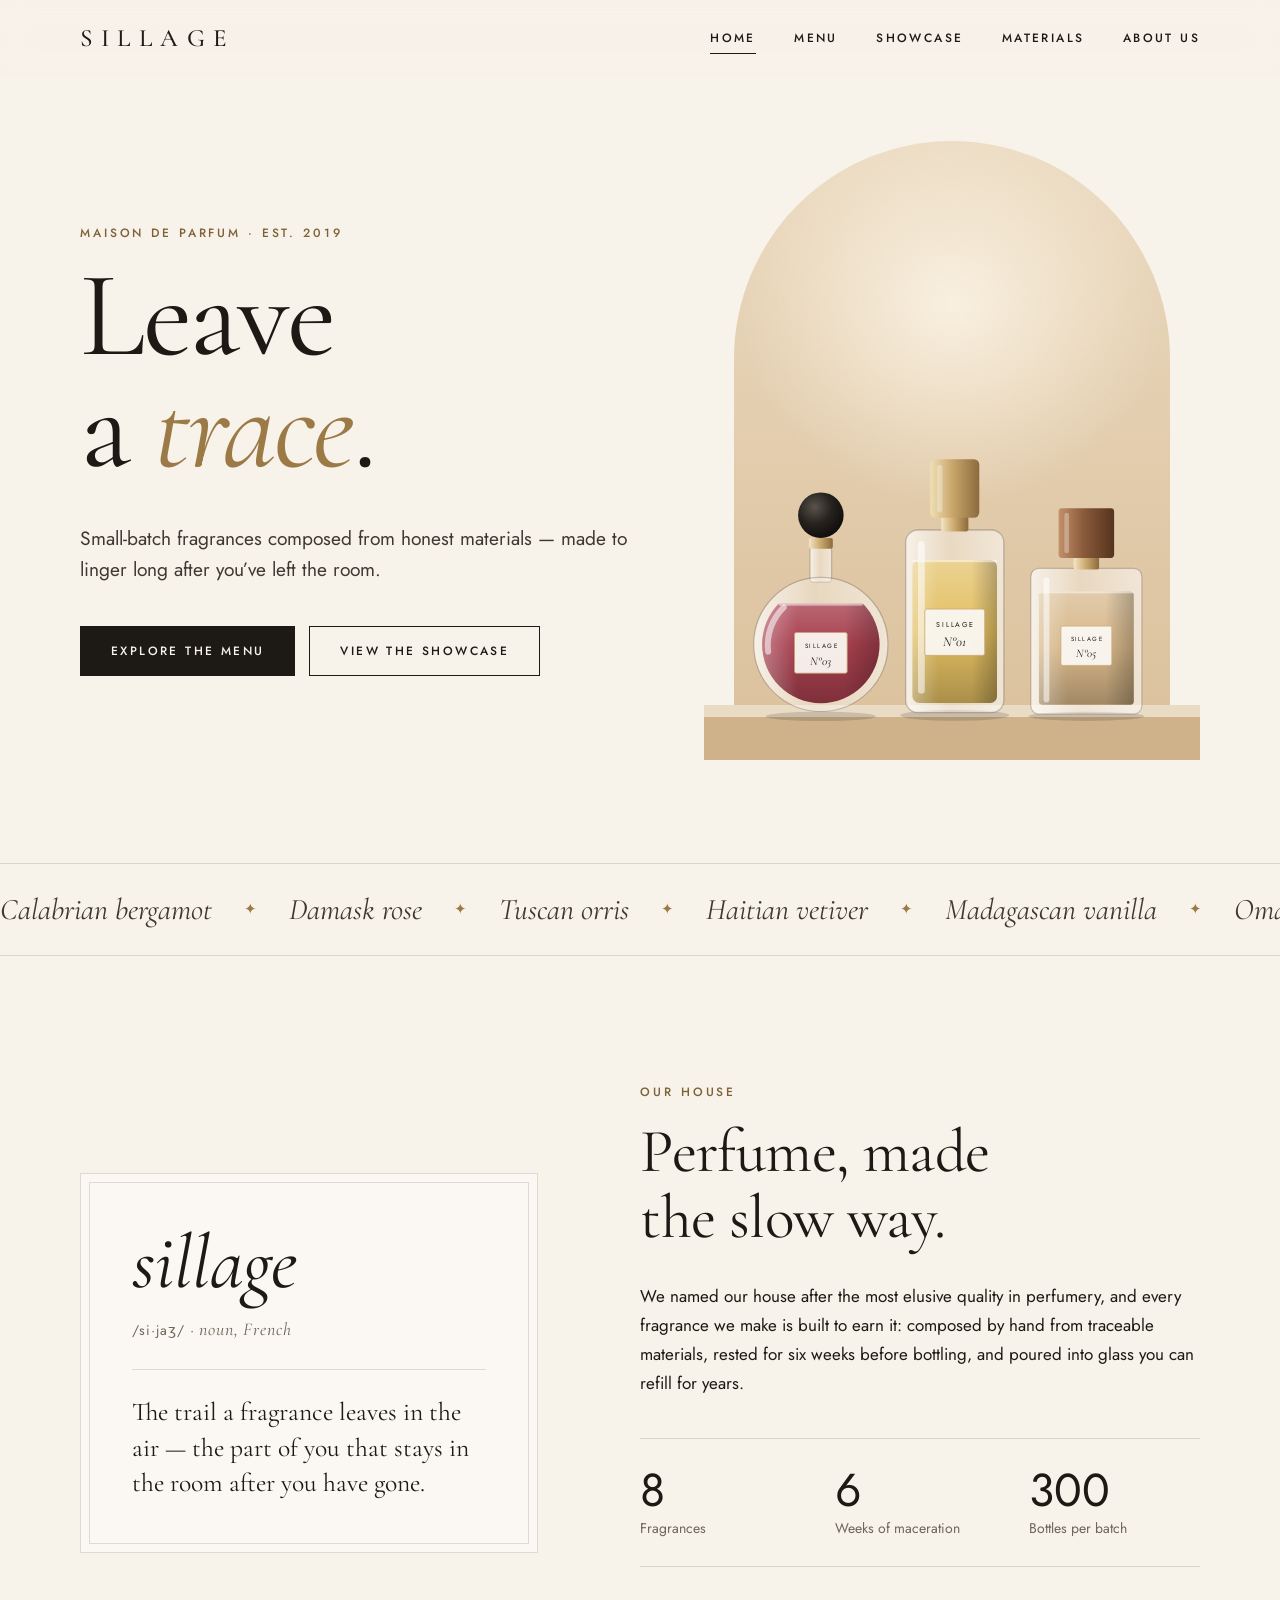
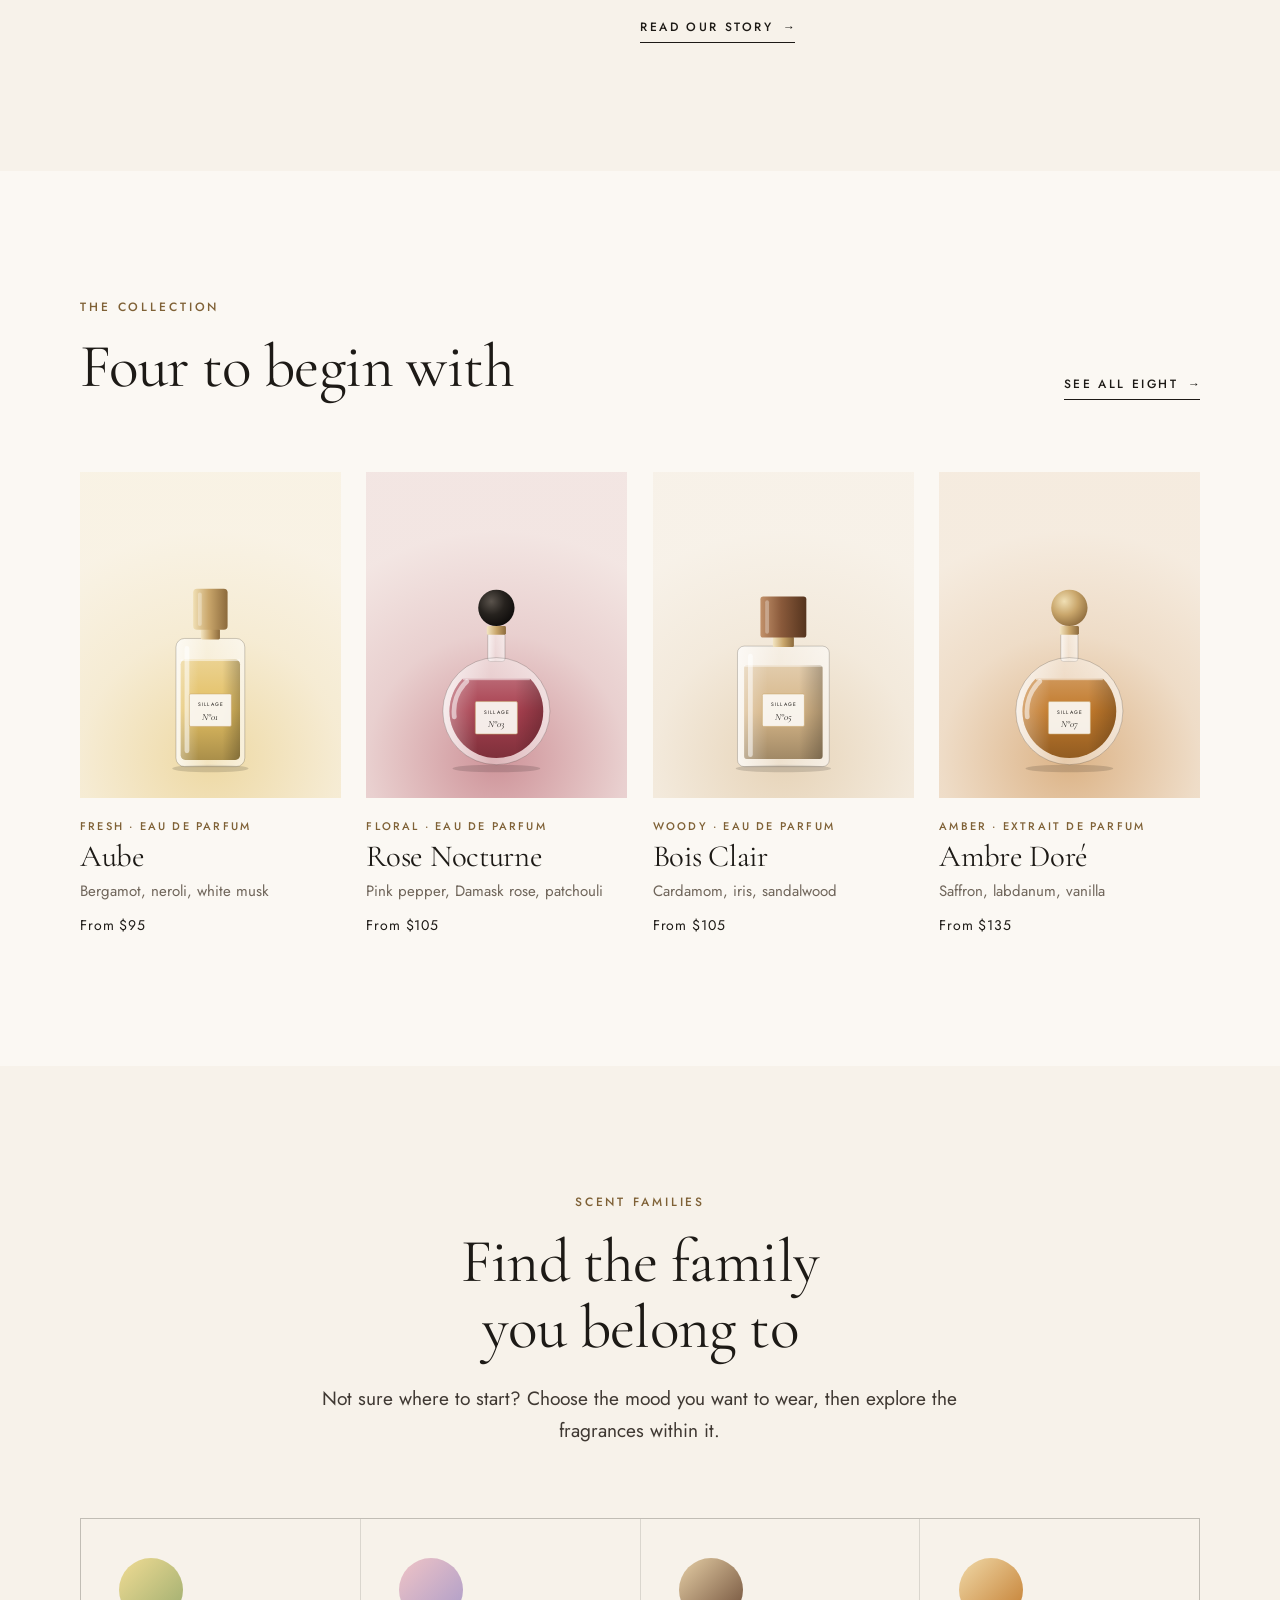
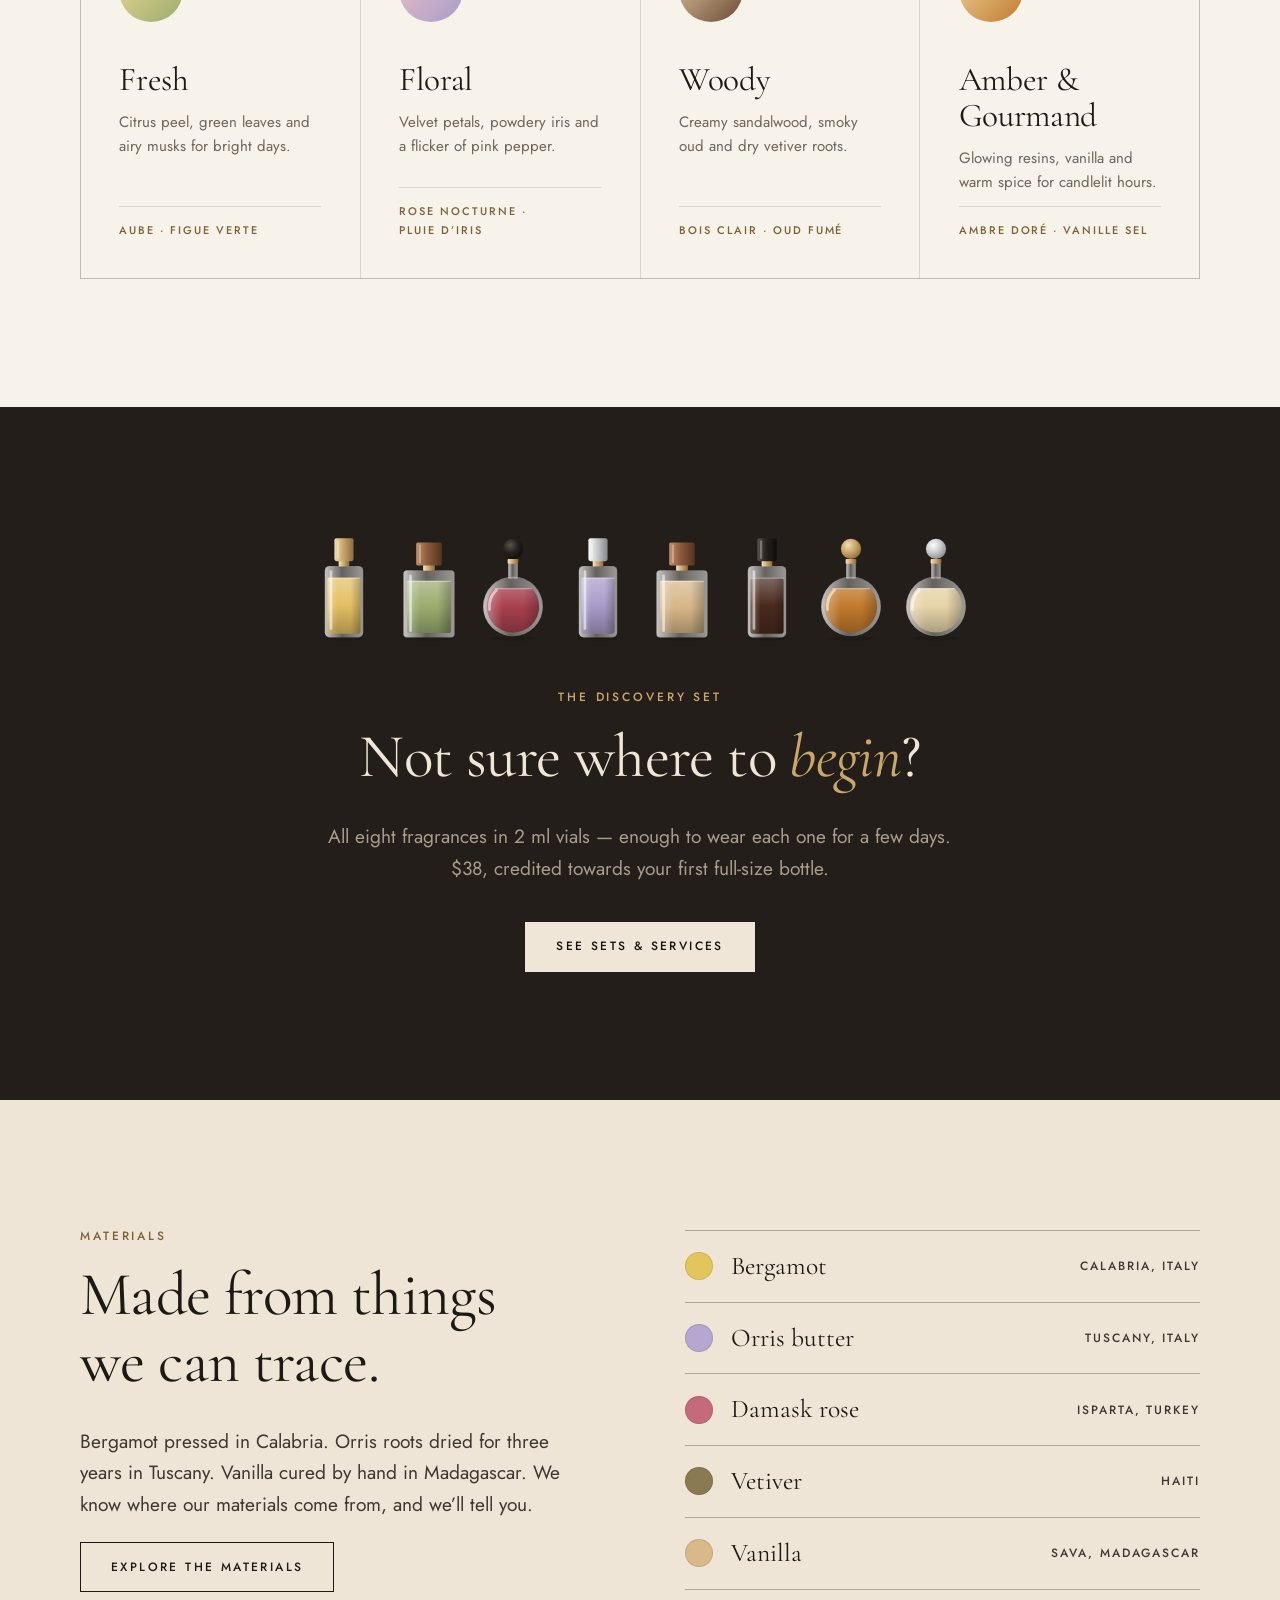
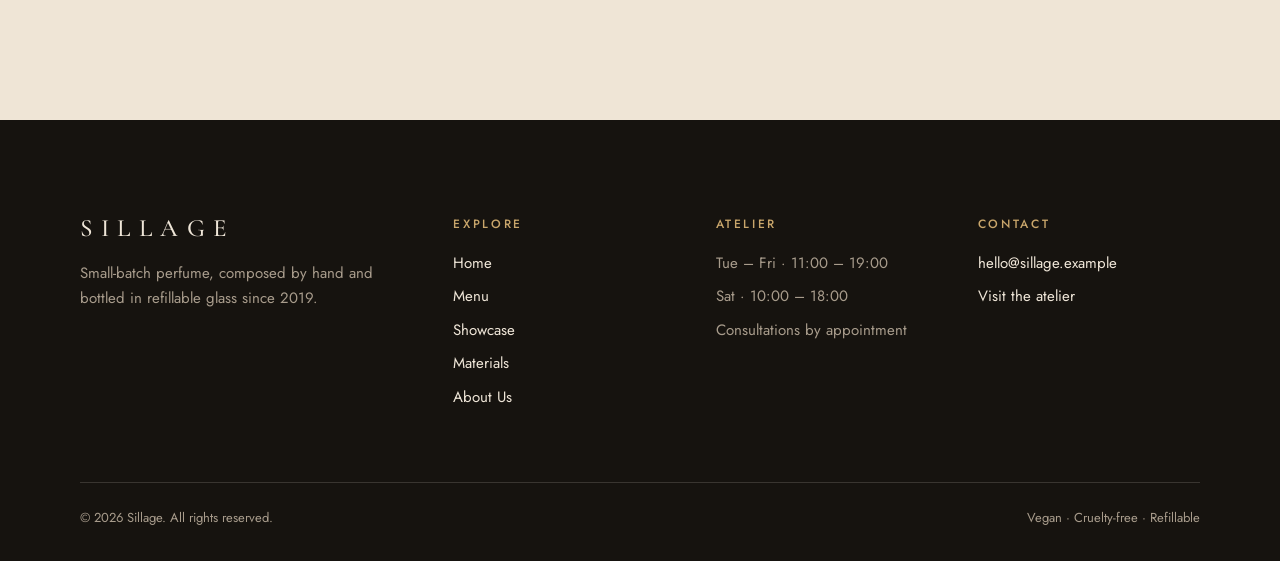
<file: index.html>
<!doctype html>
<html lang="en">
<head>
  <meta charset="utf-8">
  <meta name="viewport" content="width=device-width, initial-scale=1">
  <title>Sillage — Maison de Parfum</title>
  <meta name="description" content="Sillage is an independent perfume house making small-batch fragrances from traceable materials, bottled in refillable glass.">
  <meta name="theme-color" content="#f7f2ea">
  <link rel="icon" href="assets/favicon.svg" type="image/svg+xml">
  <link rel="preconnect" href="https://fonts.googleapis.com">
  <link rel="preconnect" href="https://fonts.gstatic.com" crossorigin>
  <link rel="stylesheet" href="https://fonts.googleapis.com/css2?family=Cormorant+Garamond:ital,wght@0,400;0,500;0,600;1,400;1,500&family=Jost:wght@400;500&display=swap">
  <link rel="stylesheet" href="css/style.css">
  <script>document.documentElement.classList.add("js");</script>
  <script src="js/main.js" defer></script>
</head>
<body>
  <a class="skip-link" href="#main">Skip to content</a>

  <header class="site-header">
    <div class="container site-header__inner">
      <a class="brand" href="index.html">Sillage</a>
      <button class="nav-toggle" type="button" aria-expanded="false" aria-controls="site-nav" aria-label="Open navigation">
        <span class="nav-toggle__bar"></span>
        <span class="nav-toggle__bar"></span>
      </button>
      <nav class="nav" id="site-nav" aria-label="Main">
        <ul class="nav__list">
          <li><a class="nav__link" href="index.html" aria-current="page">Home</a></li>
          <li><a class="nav__link" href="menu.html">Menu</a></li>
          <li><a class="nav__link" href="showcase.html">Showcase</a></li>
          <li><a class="nav__link" href="materials.html">Materials</a></li>
          <li><a class="nav__link" href="about.html">About Us</a></li>
        </ul>
      </nav>
    </div>
  </header>

  <main id="main">
    <!-- Hero -->
    <section class="hero">
      <div class="container hero__inner">
        <div class="hero__copy">
          <p class="eyebrow">Maison de parfum · Est. 2019</p>
          <h1 class="hero__title">Leave a <em>trace</em>.</h1>
          <p class="lead">Small-batch fragrances composed from honest materials — made to linger long after you’ve left the room.</p>
          <div class="hero__actions">
            <a class="btn btn--solid" href="menu.html">Explore the menu</a>
            <a class="btn btn--ghost" href="showcase.html">View the showcase</a>
          </div>
        </div>

        <div class="hero__visual" aria-hidden="true">
          <div class="hero__arch"></div>
          <div class="hero__plinth"></div>
          <div class="hero__bottle hero__bottle--left" data-bottle="round" data-liquid="#a8404f" data-cap="black" data-label="N°03"></div>
          <div class="hero__bottle hero__bottle--center" data-bottle="tall" data-liquid="#e3bf62" data-cap="gold" data-label="N°01"></div>
          <div class="hero__bottle hero__bottle--right" data-bottle="square" data-liquid="#d6b688" data-cap="wood" data-label="N°05"></div>
        </div>
      </div>
    </section>

    <!-- Materials ticker -->
    <div class="marquee">
      <div class="marquee__track">
        <ul class="marquee__group">
          <li>Calabrian bergamot</li>
          <li>Damask rose</li>
          <li>Tuscan orris</li>
          <li>Haitian vetiver</li>
          <li>Madagascan vanilla</li>
          <li>Omani frankincense</li>
          <li>Australian sandalwood</li>
          <li>Tunisian neroli</li>
        </ul>
        <ul class="marquee__group" aria-hidden="true">
          <li>Calabrian bergamot</li>
          <li>Damask rose</li>
          <li>Tuscan orris</li>
          <li>Haitian vetiver</li>
          <li>Madagascan vanilla</li>
          <li>Omani frankincense</li>
          <li>Australian sandalwood</li>
          <li>Tunisian neroli</li>
        </ul>
      </div>
    </div>

    <!-- Introduction -->
    <section class="section">
      <div class="container intro__inner">
        <div class="definition" data-reveal>
          <p class="definition__word"><dfn>sillage</dfn></p>
          <p class="definition__meta">/si·jaʒ/ · <em>noun, French</em></p>
          <p class="definition__text">The trail a fragrance leaves in the air — the part of you that stays in the room after you have gone.</p>
        </div>

        <div data-reveal>
          <p class="eyebrow">Our house</p>
          <h2>Perfume, made the slow way.</h2>
          <p>We named our house after the most elusive quality in perfumery, and every fragrance we make is built to earn it: composed by hand from traceable materials, rested for six weeks before bottling, and poured into glass you can refill for years.</p>
          <dl class="stats">
            <div><dt>Fragrances</dt><dd>8</dd></div>
            <div><dt>Weeks of maceration</dt><dd>6</dd></div>
            <div><dt>Bottles per batch</dt><dd>300</dd></div>
          </dl>
          <a class="link-arrow" href="about.html">Read our story</a>
        </div>
      </div>
    </section>

    <!-- Featured fragrances -->
    <section class="section section--paper">
      <div class="container">
        <div class="section-head section-head--split">
          <div>
            <p class="eyebrow">The collection</p>
            <h2>Four to begin with</h2>
          </div>
          <a class="link-arrow" href="showcase.html">See all eight</a>
        </div>

        <div class="product-grid">
          <a class="product-card" href="showcase.html#aube" style="--tint: #e3bf62" data-reveal>
            <div class="product-card__stage">
              <div class="product-card__bottle" data-bottle="tall" data-liquid="#e3bf62" data-cap="gold" data-label="N°01"></div>
            </div>
            <div class="product-card__body">
              <p class="product-card__meta">Fresh · Eau de Parfum</p>
              <h3 class="product-card__name">Aube</h3>
              <p class="product-card__notes">Bergamot, neroli, white musk</p>
              <p class="product-card__price">From $95</p>
            </div>
          </a>

          <a class="product-card" href="showcase.html#rose-nocturne" style="--tint: #a8404f" data-reveal>
            <div class="product-card__stage">
              <div class="product-card__bottle" data-bottle="round" data-liquid="#a8404f" data-cap="black" data-label="N°03"></div>
            </div>
            <div class="product-card__body">
              <p class="product-card__meta">Floral · Eau de Parfum</p>
              <h3 class="product-card__name">Rose Nocturne</h3>
              <p class="product-card__notes">Pink pepper, Damask rose, patchouli</p>
              <p class="product-card__price">From $105</p>
            </div>
          </a>

          <a class="product-card" href="showcase.html#bois-clair" style="--tint: #d6b688" data-reveal>
            <div class="product-card__stage">
              <div class="product-card__bottle" data-bottle="square" data-liquid="#d6b688" data-cap="wood" data-label="N°05"></div>
            </div>
            <div class="product-card__body">
              <p class="product-card__meta">Woody · Eau de Parfum</p>
              <h3 class="product-card__name">Bois Clair</h3>
              <p class="product-card__notes">Cardamom, iris, sandalwood</p>
              <p class="product-card__price">From $105</p>
            </div>
          </a>

          <a class="product-card" href="showcase.html#ambre-dore" style="--tint: #c27a2c" data-reveal>
            <div class="product-card__stage">
              <div class="product-card__bottle" data-bottle="round" data-liquid="#c27a2c" data-cap="gold" data-label="N°07"></div>
            </div>
            <div class="product-card__body">
              <p class="product-card__meta">Amber · Extrait de Parfum</p>
              <h3 class="product-card__name">Ambre Doré</h3>
              <p class="product-card__notes">Saffron, labdanum, vanilla</p>
              <p class="product-card__price">From $135</p>
            </div>
          </a>
        </div>
      </div>
    </section>

    <!-- Scent families -->
    <section class="section">
      <div class="container">
        <div class="section-head section-head--center">
          <p class="eyebrow">Scent families</p>
          <h2>Find the family you belong to</h2>
          <p class="lead">Not sure where to start? Choose the mood you want to wear, then explore the fragrances within it.</p>
        </div>

        <div class="family-grid">
          <a class="family-tile" href="menu.html#fresh" style="--from: #f1dc94; --to: #9aab6e" data-reveal>
            <span class="family-tile__swatch" aria-hidden="true"></span>
            <h3 class="family-tile__name">Fresh</h3>
            <p class="family-tile__desc">Citrus peel, green leaves and airy musks for bright days.</p>
            <p class="family-tile__list">Aube · Figue Verte</p>
          </a>
          <a class="family-tile" href="menu.html#floral" style="--from: #f0c4c6; --to: #a99bc9" data-reveal>
            <span class="family-tile__swatch" aria-hidden="true"></span>
            <h3 class="family-tile__name">Floral</h3>
            <p class="family-tile__desc">Velvet petals, powdery iris and a flicker of pink pepper.</p>
            <p class="family-tile__list">Rose Nocturne · Pluie d’Iris</p>
          </a>
          <a class="family-tile" href="menu.html#woody" style="--from: #e6cfa6; --to: #6b4a35" data-reveal>
            <span class="family-tile__swatch" aria-hidden="true"></span>
            <h3 class="family-tile__name">Woody</h3>
            <p class="family-tile__desc">Creamy sandalwood, smoky oud and dry vetiver roots.</p>
            <p class="family-tile__list">Bois Clair · Oud Fumé</p>
          </a>
          <a class="family-tile" href="menu.html#amber" style="--from: #f0d9a8; --to: #c27a2c" data-reveal>
            <span class="family-tile__swatch" aria-hidden="true"></span>
            <h3 class="family-tile__name">Amber &amp; Gourmand</h3>
            <p class="family-tile__desc">Glowing resins, vanilla and warm spice for candlelit hours.</p>
            <p class="family-tile__list">Ambre Doré · Vanille Sel</p>
          </a>
        </div>
      </div>
    </section>

    <!-- Discovery set -->
    <section class="section cta">
      <div class="container cta__inner">
        <div class="vial-row" aria-hidden="true" data-reveal>
          <div data-bottle="tall" data-liquid="#e3bf62" data-cap="gold"></div>
          <div data-bottle="square" data-liquid="#9aab6e" data-cap="wood"></div>
          <div data-bottle="round" data-liquid="#a8404f" data-cap="black"></div>
          <div data-bottle="tall" data-liquid="#a99bc9" data-cap="silver"></div>
          <div data-bottle="square" data-liquid="#d6b688" data-cap="wood"></div>
          <div data-bottle="tall" data-liquid="#4a2a1e" data-cap="black"></div>
          <div data-bottle="round" data-liquid="#c27a2c" data-cap="gold"></div>
          <div data-bottle="round" data-liquid="#e6d3a8" data-cap="silver"></div>
        </div>
        <div data-reveal>
          <p class="eyebrow">The discovery set</p>
          <h2>Not sure where to <em>begin</em>?</h2>
          <p class="lead">All eight fragrances in 2 ml vials — enough to wear each one for a few days. $38, credited towards your first full-size bottle.</p>
          <a class="btn btn--light" href="menu.html#services">See sets &amp; services</a>
        </div>
      </div>
    </section>

    <!-- Materials teaser -->
    <section class="section section--sand">
      <div class="container split">
        <div data-reveal>
          <p class="eyebrow">Materials</p>
          <h2>Made from things we can trace.</h2>
          <p class="lead">Bergamot pressed in Calabria. Orris roots dried for three years in Tuscany. Vanilla cured by hand in Madagascar. We know where our materials come from, and we’ll tell you.</p>
          <a class="btn btn--ghost" href="materials.html">Explore the materials</a>
        </div>

        <ul class="origin-list" data-reveal>
          <li style="--swatch: #e3c65b"><span class="origin-list__swatch" aria-hidden="true"></span><span class="origin-list__name">Bergamot</span><span class="origin-list__place">Calabria, Italy</span></li>
          <li style="--swatch: #b5a7cf"><span class="origin-list__swatch" aria-hidden="true"></span><span class="origin-list__name">Orris butter</span><span class="origin-list__place">Tuscany, Italy</span></li>
          <li style="--swatch: #c56a7b"><span class="origin-list__swatch" aria-hidden="true"></span><span class="origin-list__name">Damask rose</span><span class="origin-list__place">Isparta, Turkey</span></li>
          <li style="--swatch: #8a7a52"><span class="origin-list__swatch" aria-hidden="true"></span><span class="origin-list__name">Vetiver</span><span class="origin-list__place">Haiti</span></li>
          <li style="--swatch: #d9b98a"><span class="origin-list__swatch" aria-hidden="true"></span><span class="origin-list__name">Vanilla</span><span class="origin-list__place">SAVA, Madagascar</span></li>
        </ul>
      </div>
    </section>
  </main>

  <footer class="site-footer">
    <div class="container">
      <div class="footer__grid">
        <div class="footer__brand">
          <a class="brand" href="index.html">Sillage</a>
          <p>Small-batch perfume, composed by hand and bottled in refillable glass since 2019.</p>
        </div>
        <div>
          <h2 class="footer__title">Explore</h2>
          <ul class="footer__list">
            <li><a href="index.html">Home</a></li>
            <li><a href="menu.html">Menu</a></li>
            <li><a href="showcase.html">Showcase</a></li>
            <li><a href="materials.html">Materials</a></li>
            <li><a href="about.html">About Us</a></li>
          </ul>
        </div>
        <div>
          <h2 class="footer__title">Atelier</h2>
          <ul class="footer__list">
            <li>Tue – Fri · 11:00 – 19:00</li>
            <li>Sat · 10:00 – 18:00</li>
            <li>Consultations by appointment</li>
          </ul>
        </div>
        <div>
          <h2 class="footer__title">Contact</h2>
          <ul class="footer__list">
            <li><a href="mailto:hello@sillage.example">hello@sillage.example</a></li>
            <li><a href="about.html#visit">Visit the atelier</a></li>
          </ul>
        </div>
      </div>
      <div class="footer__bottom">
        <p>© <span data-year>2026</span> Sillage. All rights reserved.</p>
        <p>Vegan · Cruelty-free · Refillable</p>
      </div>
    </div>
  </footer>
</body>
</html>
</file>
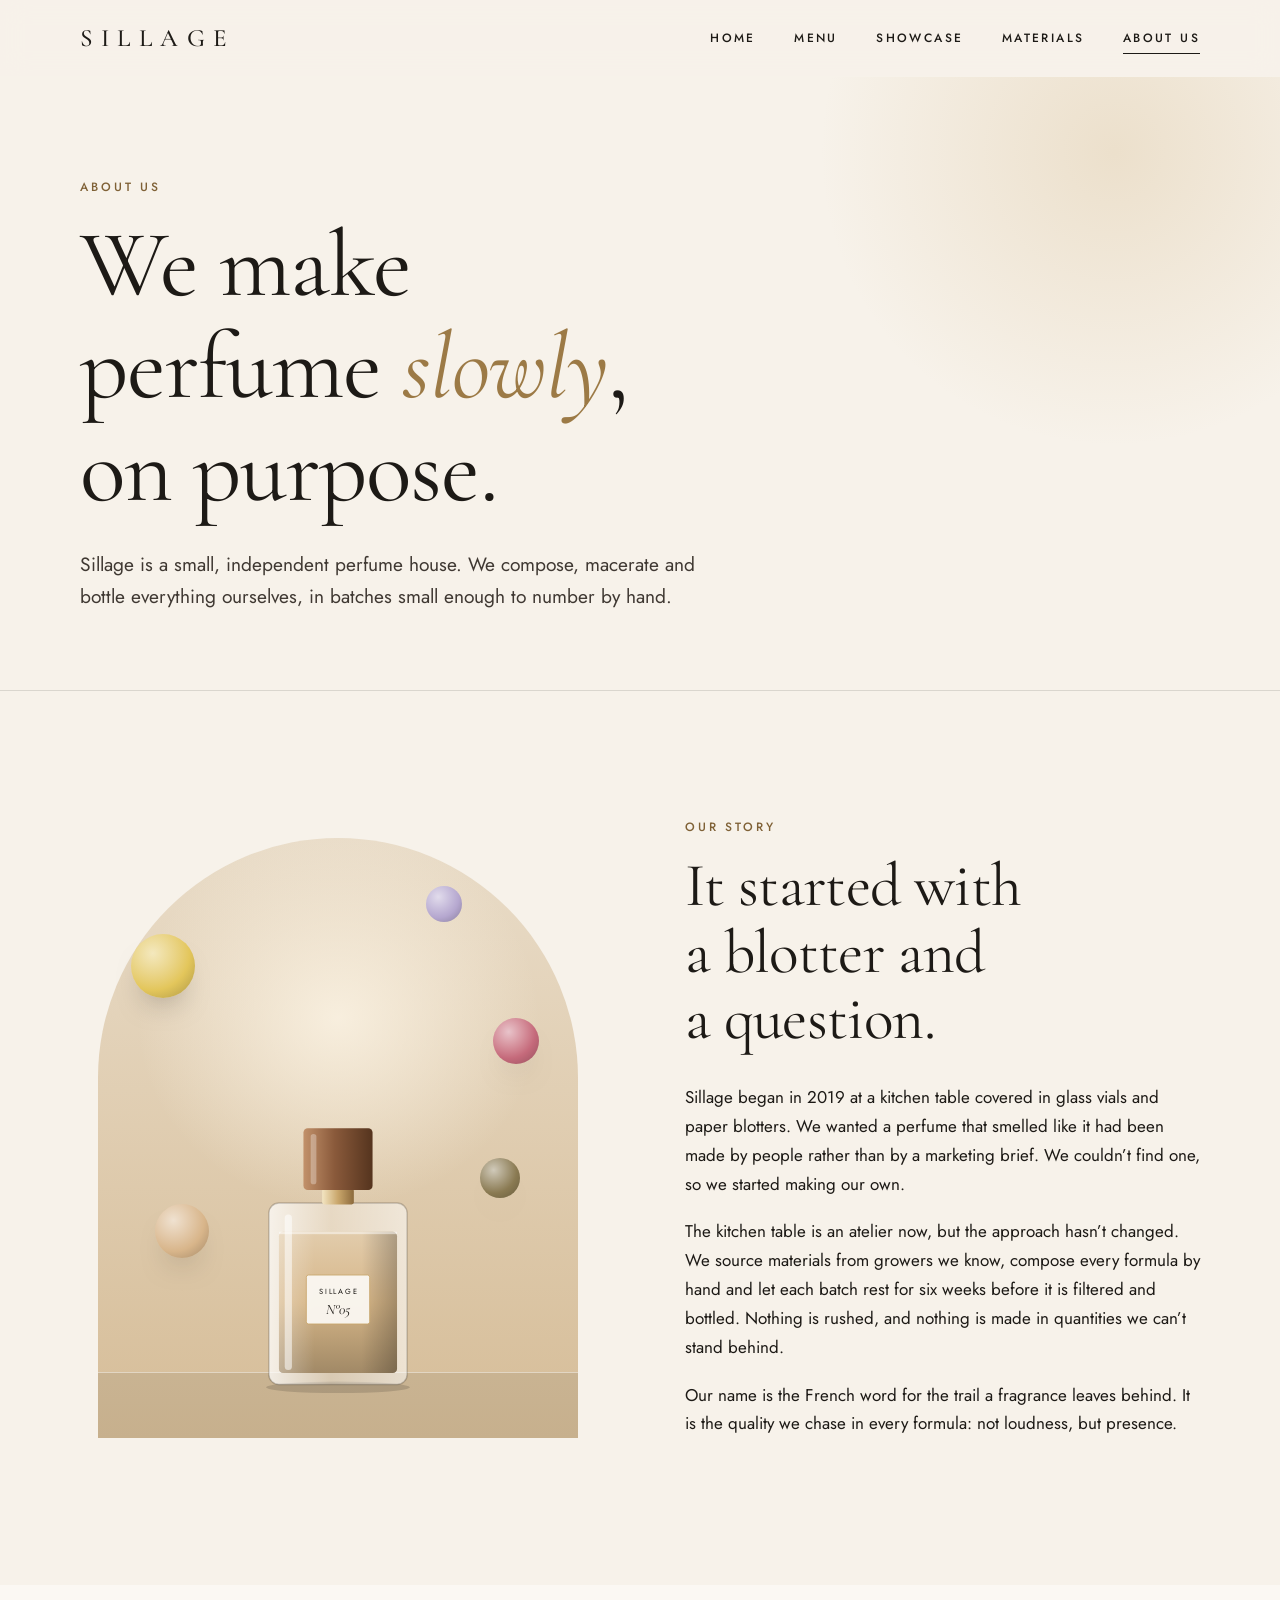
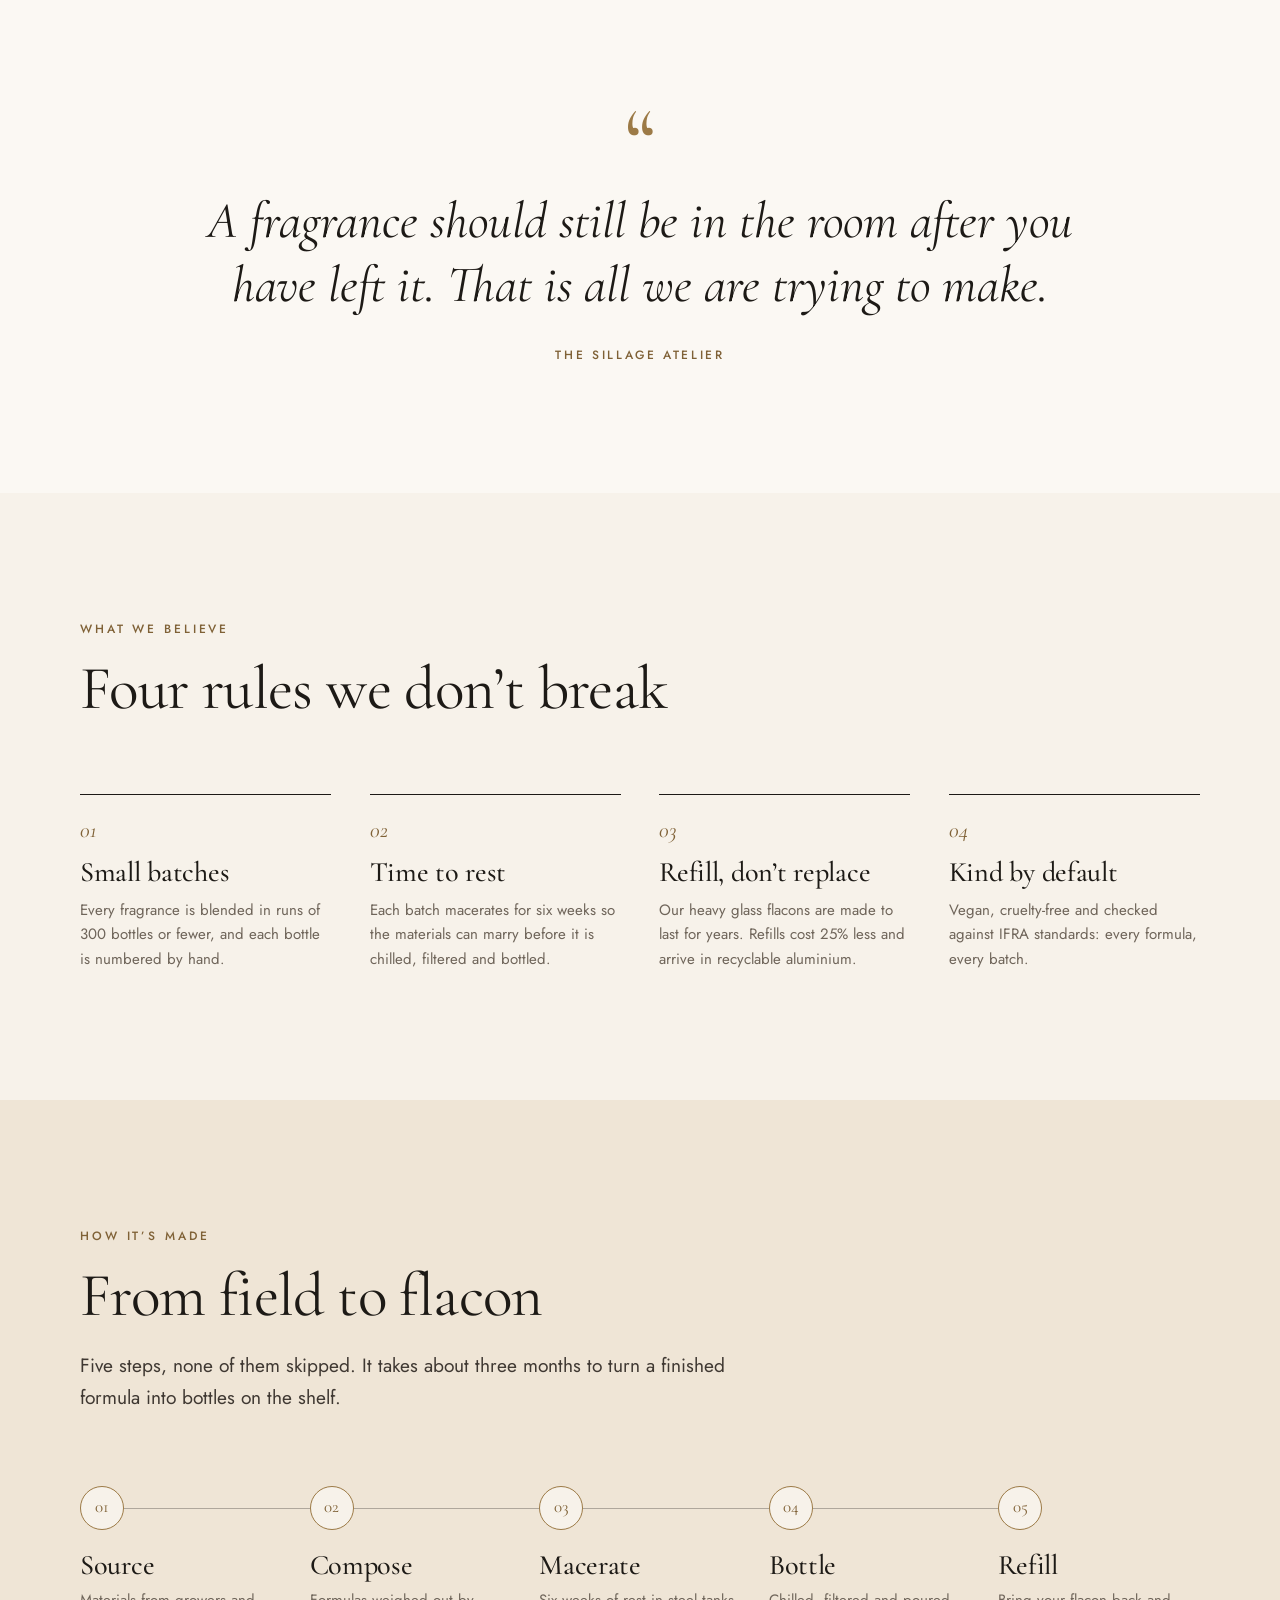
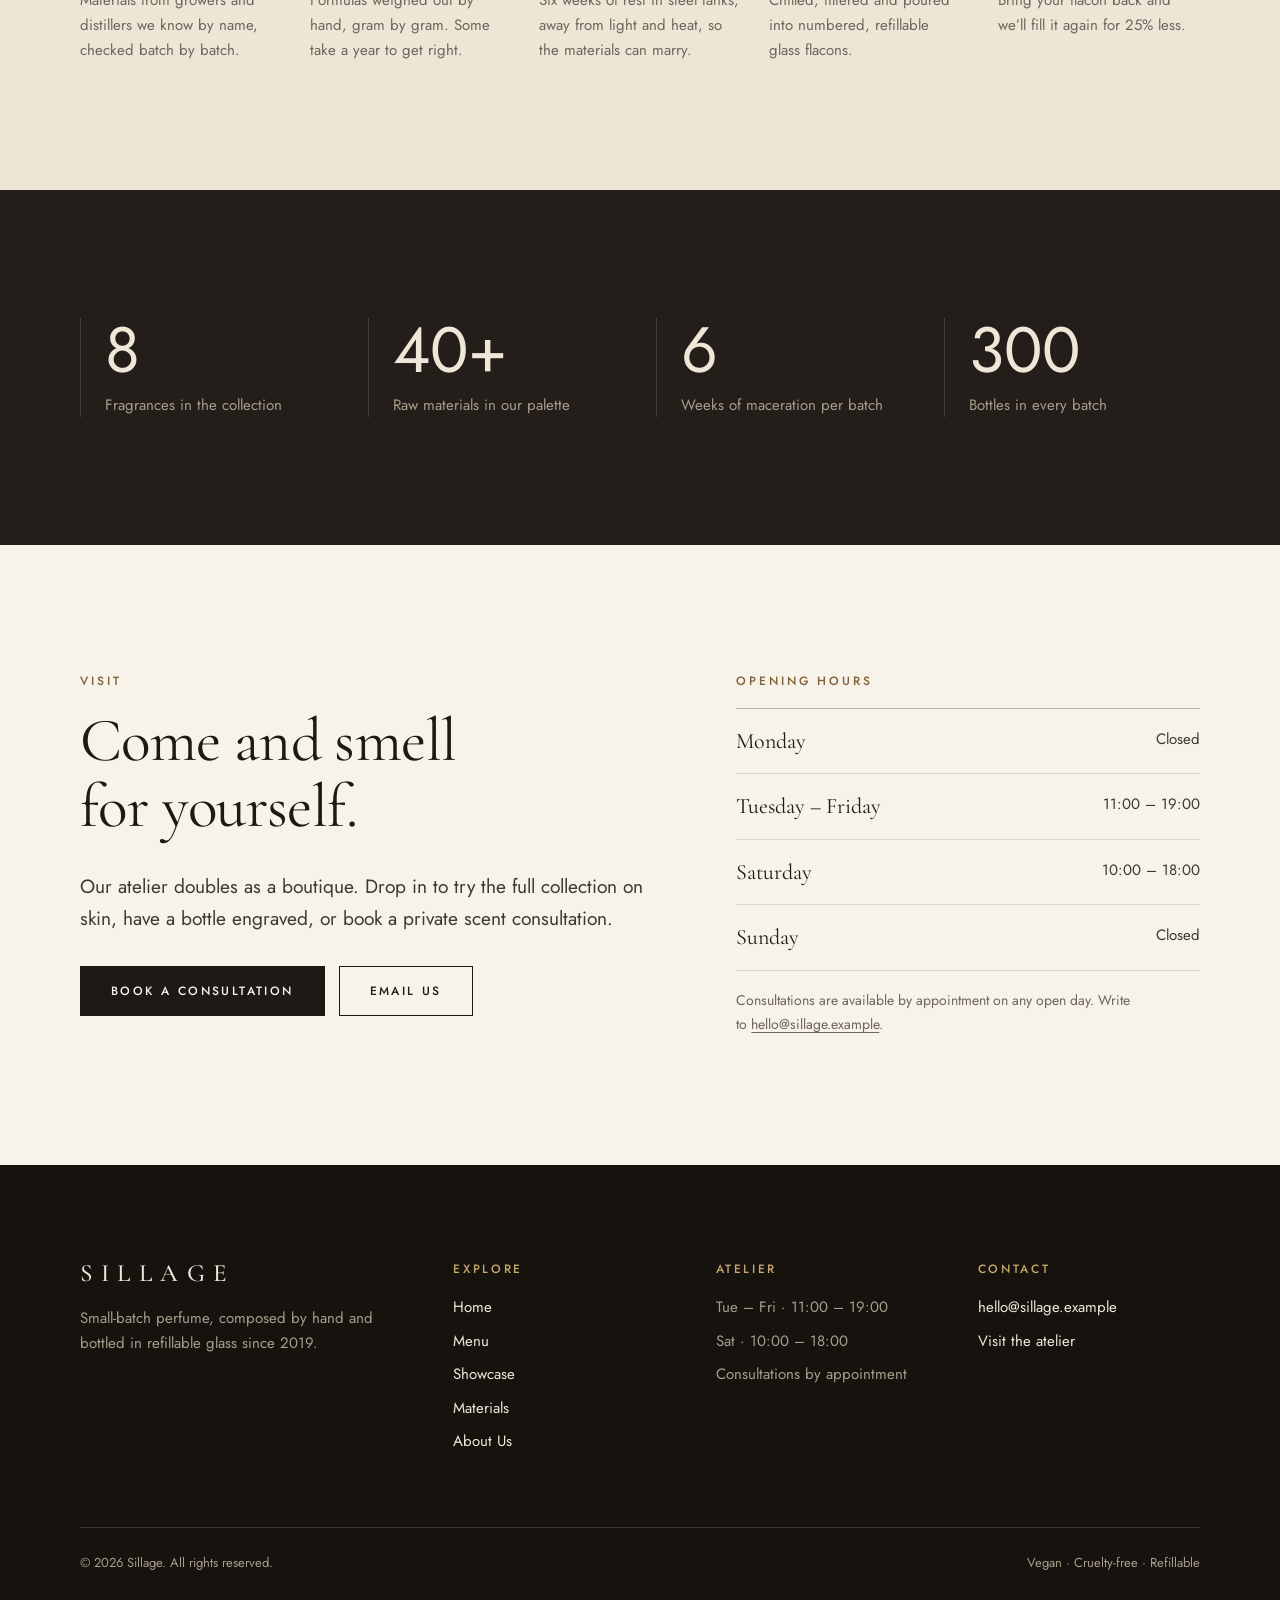
<file: about.html>
<!doctype html>
<html lang="en">
<head>
  <meta charset="utf-8">
  <meta name="viewport" content="width=device-width, initial-scale=1">
  <title>About Us — Sillage</title>
  <meta name="description" content="Sillage is a small, independent perfume house. Read our story, how we make our fragrances and how to visit the atelier.">
  <meta name="theme-color" content="#f7f2ea">
  <link rel="icon" href="assets/favicon.svg" type="image/svg+xml">
  <link rel="preconnect" href="https://fonts.googleapis.com">
  <link rel="preconnect" href="https://fonts.gstatic.com" crossorigin>
  <link rel="stylesheet" href="https://fonts.googleapis.com/css2?family=Cormorant+Garamond:ital,wght@0,400;0,500;0,600;1,400;1,500&family=Jost:wght@400;500&display=swap">
  <link rel="stylesheet" href="css/style.css">
  <script>document.documentElement.classList.add("js");</script>
  <script src="js/main.js" defer></script>
</head>
<body>
  <a class="skip-link" href="#main">Skip to content</a>

  <header class="site-header">
    <div class="container site-header__inner">
      <a class="brand" href="index.html">Sillage</a>
      <button class="nav-toggle" type="button" aria-expanded="false" aria-controls="site-nav" aria-label="Open navigation">
        <span class="nav-toggle__bar"></span>
        <span class="nav-toggle__bar"></span>
      </button>
      <nav class="nav" id="site-nav" aria-label="Main">
        <ul class="nav__list">
          <li><a class="nav__link" href="index.html">Home</a></li>
          <li><a class="nav__link" href="menu.html">Menu</a></li>
          <li><a class="nav__link" href="showcase.html">Showcase</a></li>
          <li><a class="nav__link" href="materials.html">Materials</a></li>
          <li><a class="nav__link" href="about.html" aria-current="page">About Us</a></li>
        </ul>
      </nav>
    </div>
  </header>

  <main id="main">
    <section class="page-hero">
      <div class="container">
        <p class="eyebrow">About Us</p>
        <h1 class="page-hero__title">We make perfume <em>slowly</em>, on purpose.</h1>
        <p class="lead">Sillage is a small, independent perfume house. We compose, macerate and bottle everything ourselves, in batches small enough to number by hand.</p>
      </div>
    </section>

    <!-- Story -->
    <section class="section">
      <div class="container split">
        <div class="story-visual" aria-hidden="true" data-reveal>
          <div class="story-visual__arch"></div>
          <span class="orb" style="--c: #e3c65b; --size: 64px; top: 16%; left: 7%"></span>
          <span class="orb" style="--c: #b5a7cf; --size: 36px; top: 8%; right: 24%"></span>
          <span class="orb" style="--c: #c56a7b; --size: 46px; top: 30%; right: 8%"></span>
          <span class="orb" style="--c: #d8b58a; --size: 54px; bottom: 30%; left: 12%"></span>
          <span class="orb" style="--c: #8a7a52; --size: 40px; bottom: 40%; right: 12%"></span>
          <div class="story-visual__bottle" data-bottle="square" data-liquid="#d6b688" data-cap="wood" data-label="N°05"></div>
        </div>

        <div data-reveal>
          <p class="eyebrow">Our story</p>
          <h2>It started with a blotter and a question.</h2>
          <p>Sillage began in 2019 at a kitchen table covered in glass vials and paper blotters. We wanted a perfume that smelled like it had been made by people rather than by a marketing brief. We couldn’t find one, so we started making our own.</p>
          <p>The kitchen table is an atelier now, but the approach hasn’t changed. We source materials from growers we know, compose every formula by hand and let each batch rest for six weeks before it is filtered and bottled. Nothing is rushed, and nothing is made in quantities we can’t stand behind.</p>
          <p>Our name is the French word for the trail a fragrance leaves behind. It is the quality we chase in every formula: not loudness, but presence.</p>
        </div>
      </div>
    </section>

    <!-- Quote -->
    <section class="section section--paper quote">
      <div class="container" data-reveal>
        <blockquote>
          <span class="quote__mark" aria-hidden="true">“</span>
          <p>A fragrance should still be in the room after you have left it. That is all we are trying to make.</p>
          <cite>The Sillage atelier</cite>
        </blockquote>
      </div>
    </section>

    <!-- Values -->
    <section class="section">
      <div class="container">
        <div class="section-head">
          <p class="eyebrow">What we believe</p>
          <h2>Four rules we don’t break</h2>
        </div>

        <ul class="feature-grid">
          <li class="feature" data-reveal>
            <span class="feature__num">01</span>
            <h3>Small batches</h3>
            <p>Every fragrance is blended in runs of 300 bottles or fewer, and each bottle is numbered by hand.</p>
          </li>
          <li class="feature" data-reveal>
            <span class="feature__num">02</span>
            <h3>Time to rest</h3>
            <p>Each batch macerates for six weeks so the materials can marry before it is chilled, filtered and bottled.</p>
          </li>
          <li class="feature" data-reveal>
            <span class="feature__num">03</span>
            <h3>Refill, don’t replace</h3>
            <p>Our heavy glass flacons are made to last for years. Refills cost 25% less and arrive in recyclable aluminium.</p>
          </li>
          <li class="feature" data-reveal>
            <span class="feature__num">04</span>
            <h3>Kind by default</h3>
            <p>Vegan, cruelty-free and checked against IFRA standards: every formula, every batch.</p>
          </li>
        </ul>
      </div>
    </section>

    <!-- Process -->
    <section class="section section--sand">
      <div class="container">
        <div class="section-head">
          <p class="eyebrow">How it’s made</p>
          <h2>From field to flacon</h2>
          <p class="lead">Five steps, none of them skipped. It takes about three months to turn a finished formula into bottles on the shelf.</p>
        </div>

        <ol class="process">
          <li data-reveal>
            <h3>Source</h3>
            <p>Materials from growers and distillers we know by name, checked batch by batch.</p>
          </li>
          <li data-reveal>
            <h3>Compose</h3>
            <p>Formulas weighed out by hand, gram by gram. Some take a year to get right.</p>
          </li>
          <li data-reveal>
            <h3>Macerate</h3>
            <p>Six weeks of rest in steel tanks, away from light and heat, so the materials can marry.</p>
          </li>
          <li data-reveal>
            <h3>Bottle</h3>
            <p>Chilled, filtered and poured into numbered, refillable glass flacons.</p>
          </li>
          <li data-reveal>
            <h3>Refill</h3>
            <p>Bring your flacon back and we’ll fill it again for 25% less.</p>
          </li>
        </ol>
      </div>
    </section>

    <!-- Numbers -->
    <section class="section numbers" aria-label="Sillage in numbers">
      <div class="container">
        <dl class="numbers__grid">
          <div data-reveal><dt>Fragrances in the collection</dt><dd>8</dd></div>
          <div data-reveal><dt>Raw materials in our palette</dt><dd>40+</dd></div>
          <div data-reveal><dt>Weeks of maceration per batch</dt><dd>6</dd></div>
          <div data-reveal><dt>Bottles in every batch</dt><dd>300</dd></div>
        </dl>
      </div>
    </section>

    <!-- Visit -->
    <section class="section" id="visit">
      <div class="container visit">
        <div data-reveal>
          <p class="eyebrow">Visit</p>
          <h2>Come and smell for yourself.</h2>
          <p class="lead">Our atelier doubles as a boutique. Drop in to try the full collection on skin, have a bottle engraved, or book a private scent consultation.</p>
          <div class="visit__actions">
            <a class="btn btn--solid" href="mailto:hello@sillage.example?subject=Scent%20consultation">Book a consultation</a>
            <a class="btn btn--ghost" href="mailto:hello@sillage.example">Email us</a>
          </div>
        </div>

        <div data-reveal>
          <h3 class="eyebrow">Opening hours</h3>
          <dl class="hours">
            <div><dt>Monday</dt><dd>Closed</dd></div>
            <div><dt>Tuesday – Friday</dt><dd>11:00 – 19:00</dd></div>
            <div><dt>Saturday</dt><dd>10:00 – 18:00</dd></div>
            <div><dt>Sunday</dt><dd>Closed</dd></div>
          </dl>
          <p class="visit__note">Consultations are available by appointment on any open day. Write to <a href="mailto:hello@sillage.example">hello@sillage.example</a>.</p>
        </div>
      </div>
    </section>
  </main>

  <footer class="site-footer">
    <div class="container">
      <div class="footer__grid">
        <div class="footer__brand">
          <a class="brand" href="index.html">Sillage</a>
          <p>Small-batch perfume, composed by hand and bottled in refillable glass since 2019.</p>
        </div>
        <div>
          <h2 class="footer__title">Explore</h2>
          <ul class="footer__list">
            <li><a href="index.html">Home</a></li>
            <li><a href="menu.html">Menu</a></li>
            <li><a href="showcase.html">Showcase</a></li>
            <li><a href="materials.html">Materials</a></li>
            <li><a href="about.html">About Us</a></li>
          </ul>
        </div>
        <div>
          <h2 class="footer__title">Atelier</h2>
          <ul class="footer__list">
            <li>Tue – Fri · 11:00 – 19:00</li>
            <li>Sat · 10:00 – 18:00</li>
            <li>Consultations by appointment</li>
          </ul>
        </div>
        <div>
          <h2 class="footer__title">Contact</h2>
          <ul class="footer__list">
            <li><a href="mailto:hello@sillage.example">hello@sillage.example</a></li>
            <li><a href="about.html#visit">Visit the atelier</a></li>
          </ul>
        </div>
      </div>
      <div class="footer__bottom">
        <p>© <span data-year>2026</span> Sillage. All rights reserved.</p>
        <p>Vegan · Cruelty-free · Refillable</p>
      </div>
    </div>
  </footer>
</body>
</html>
</file>
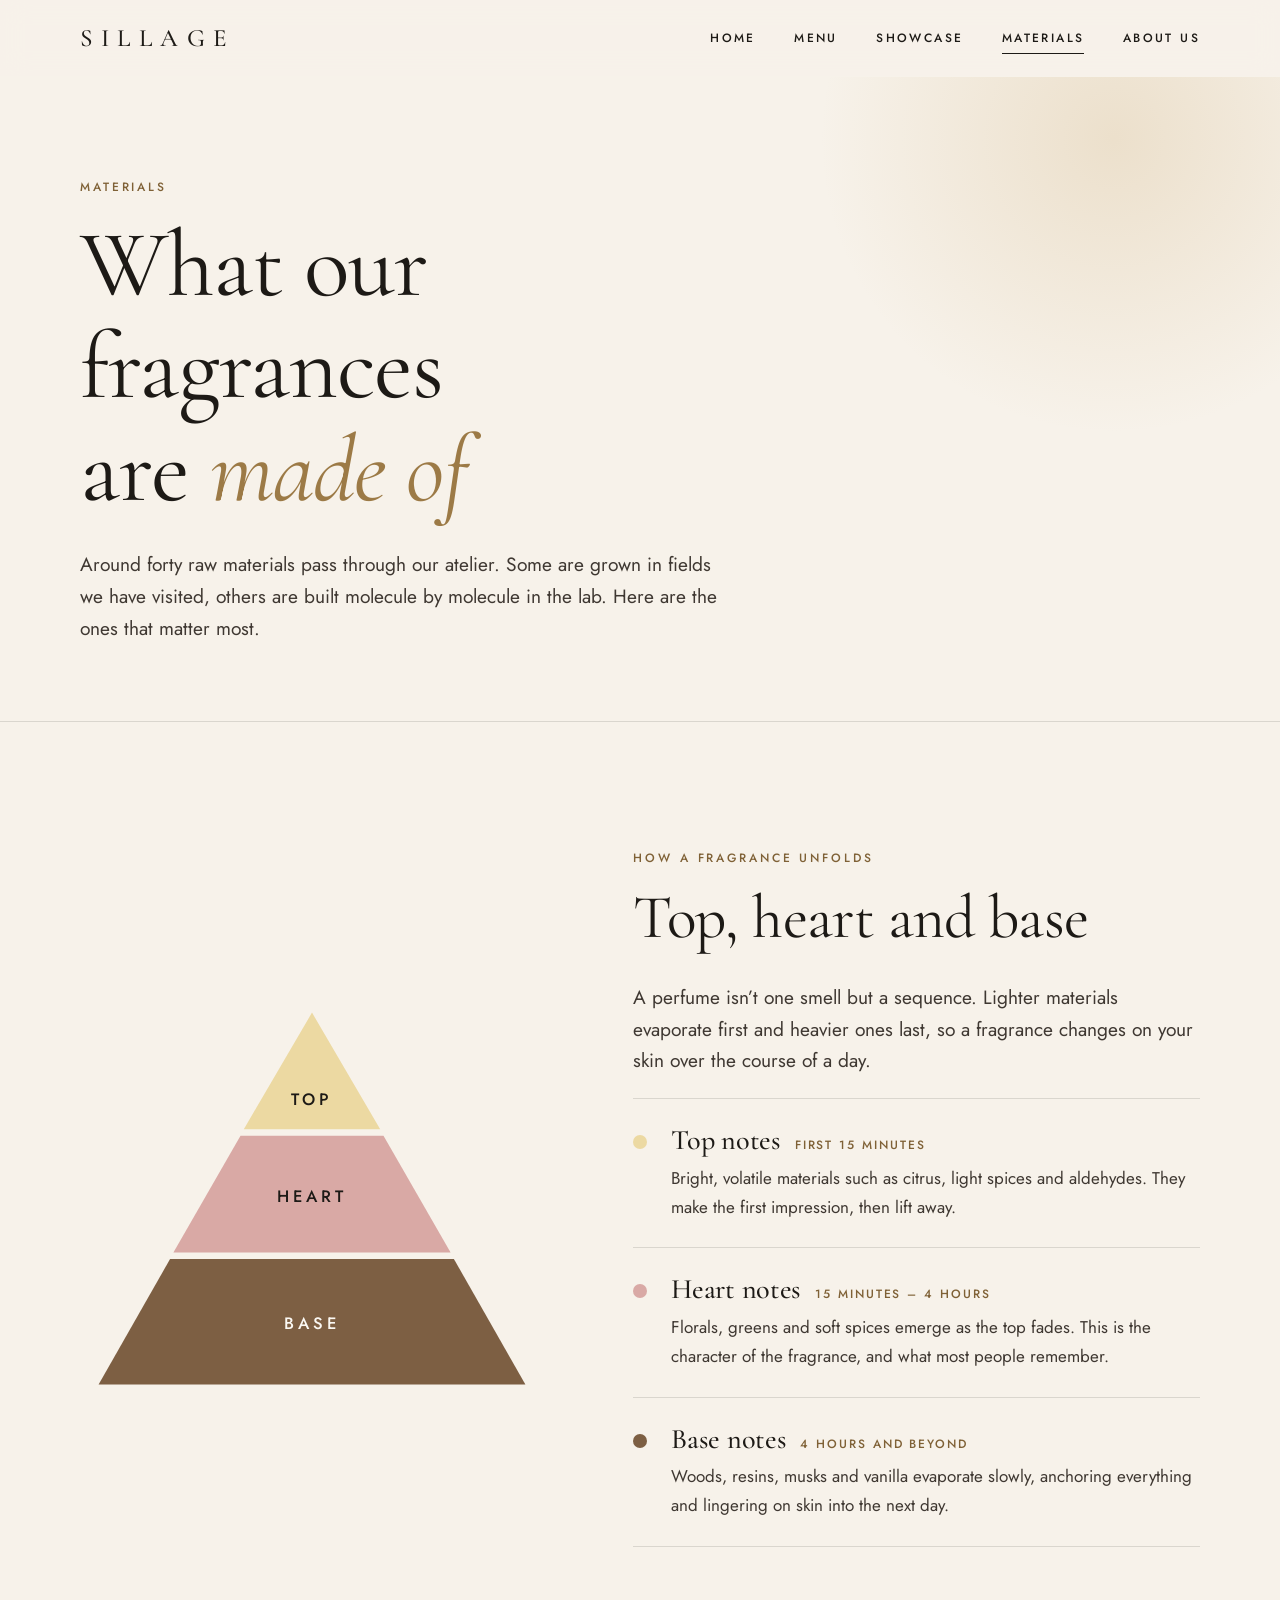
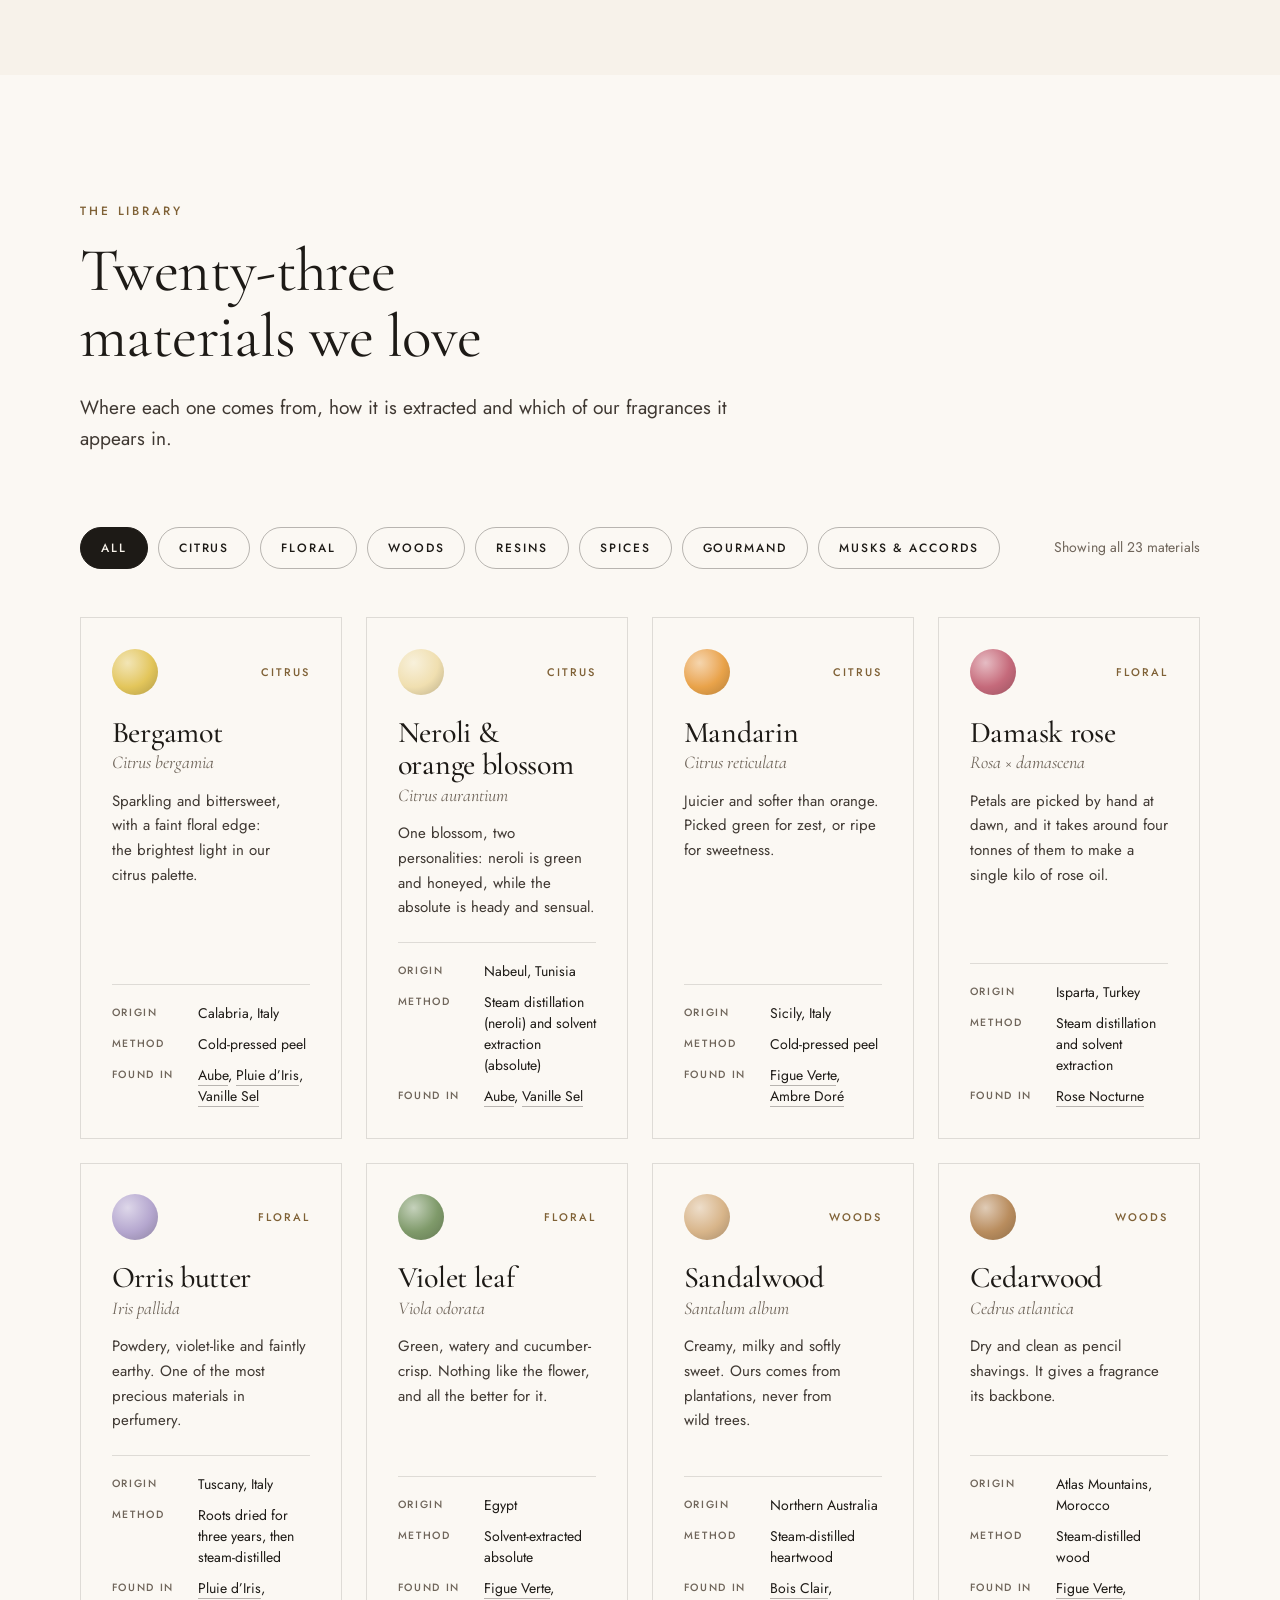
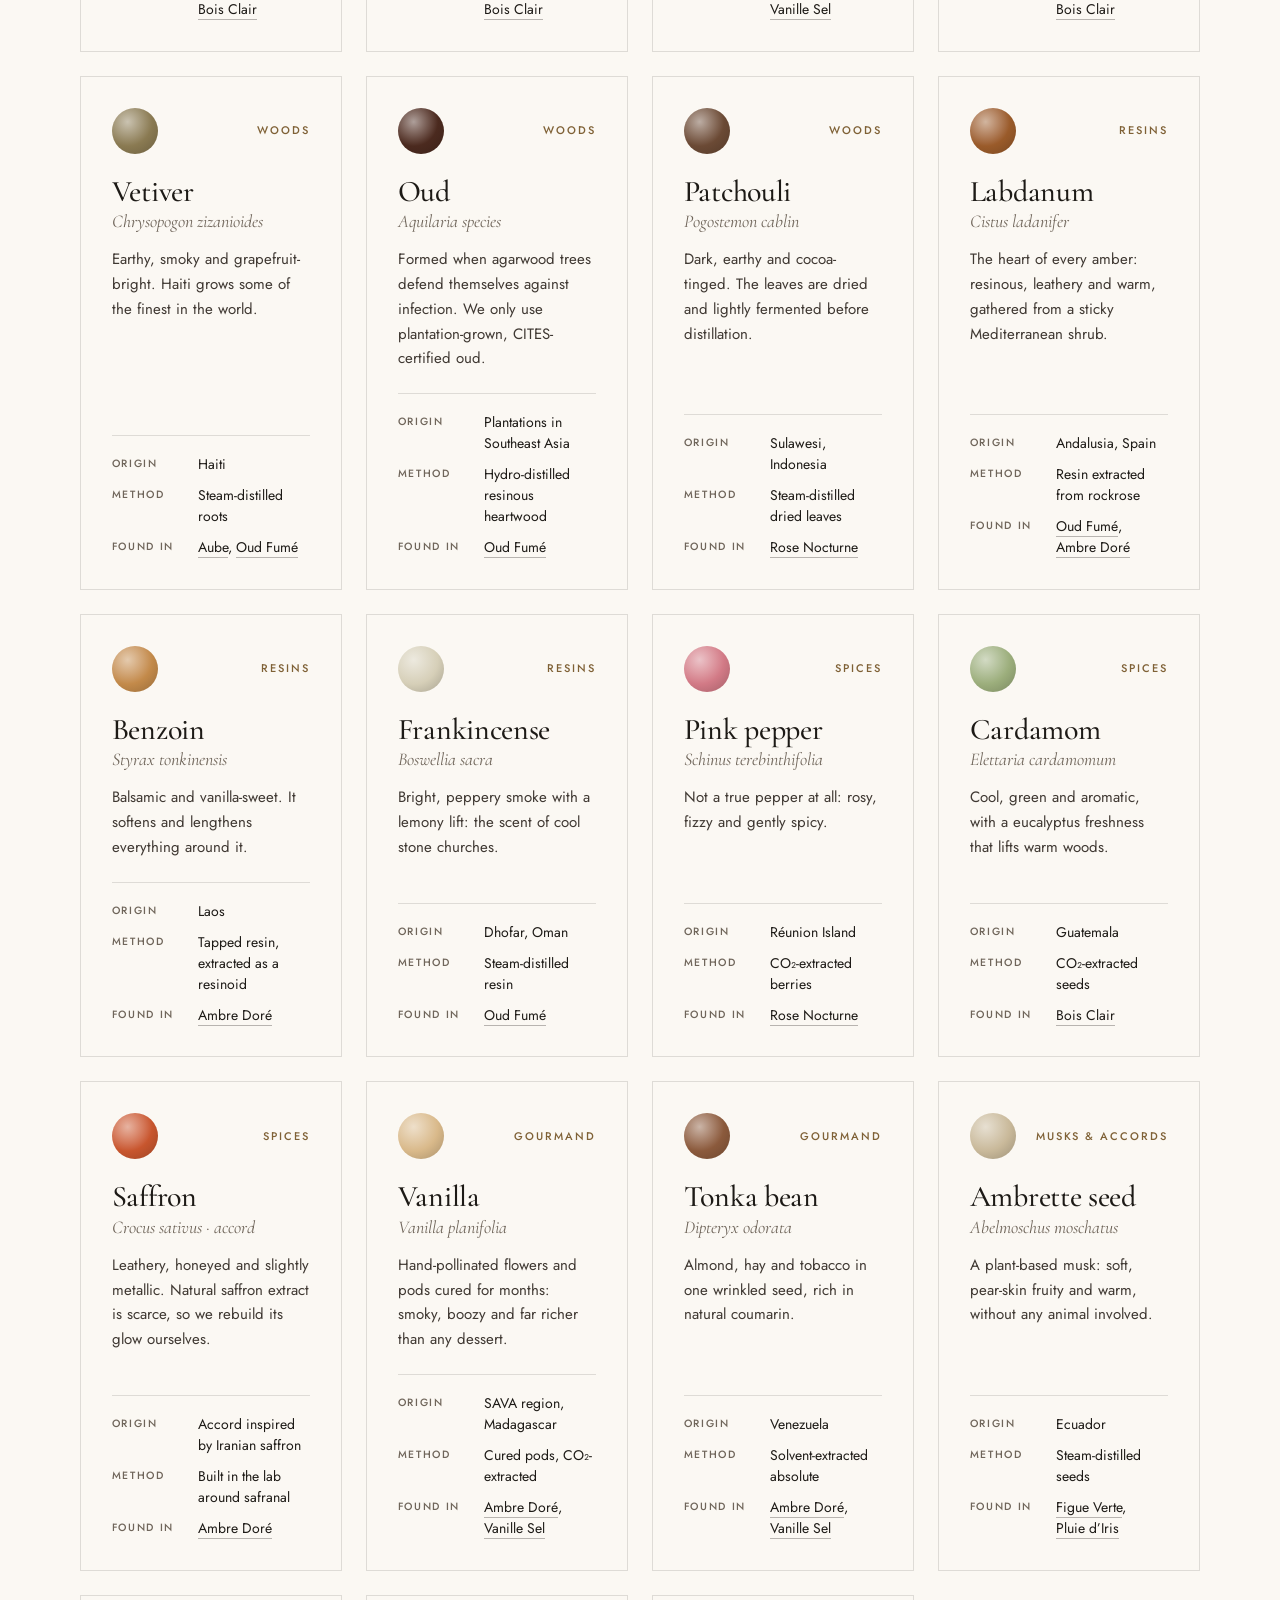
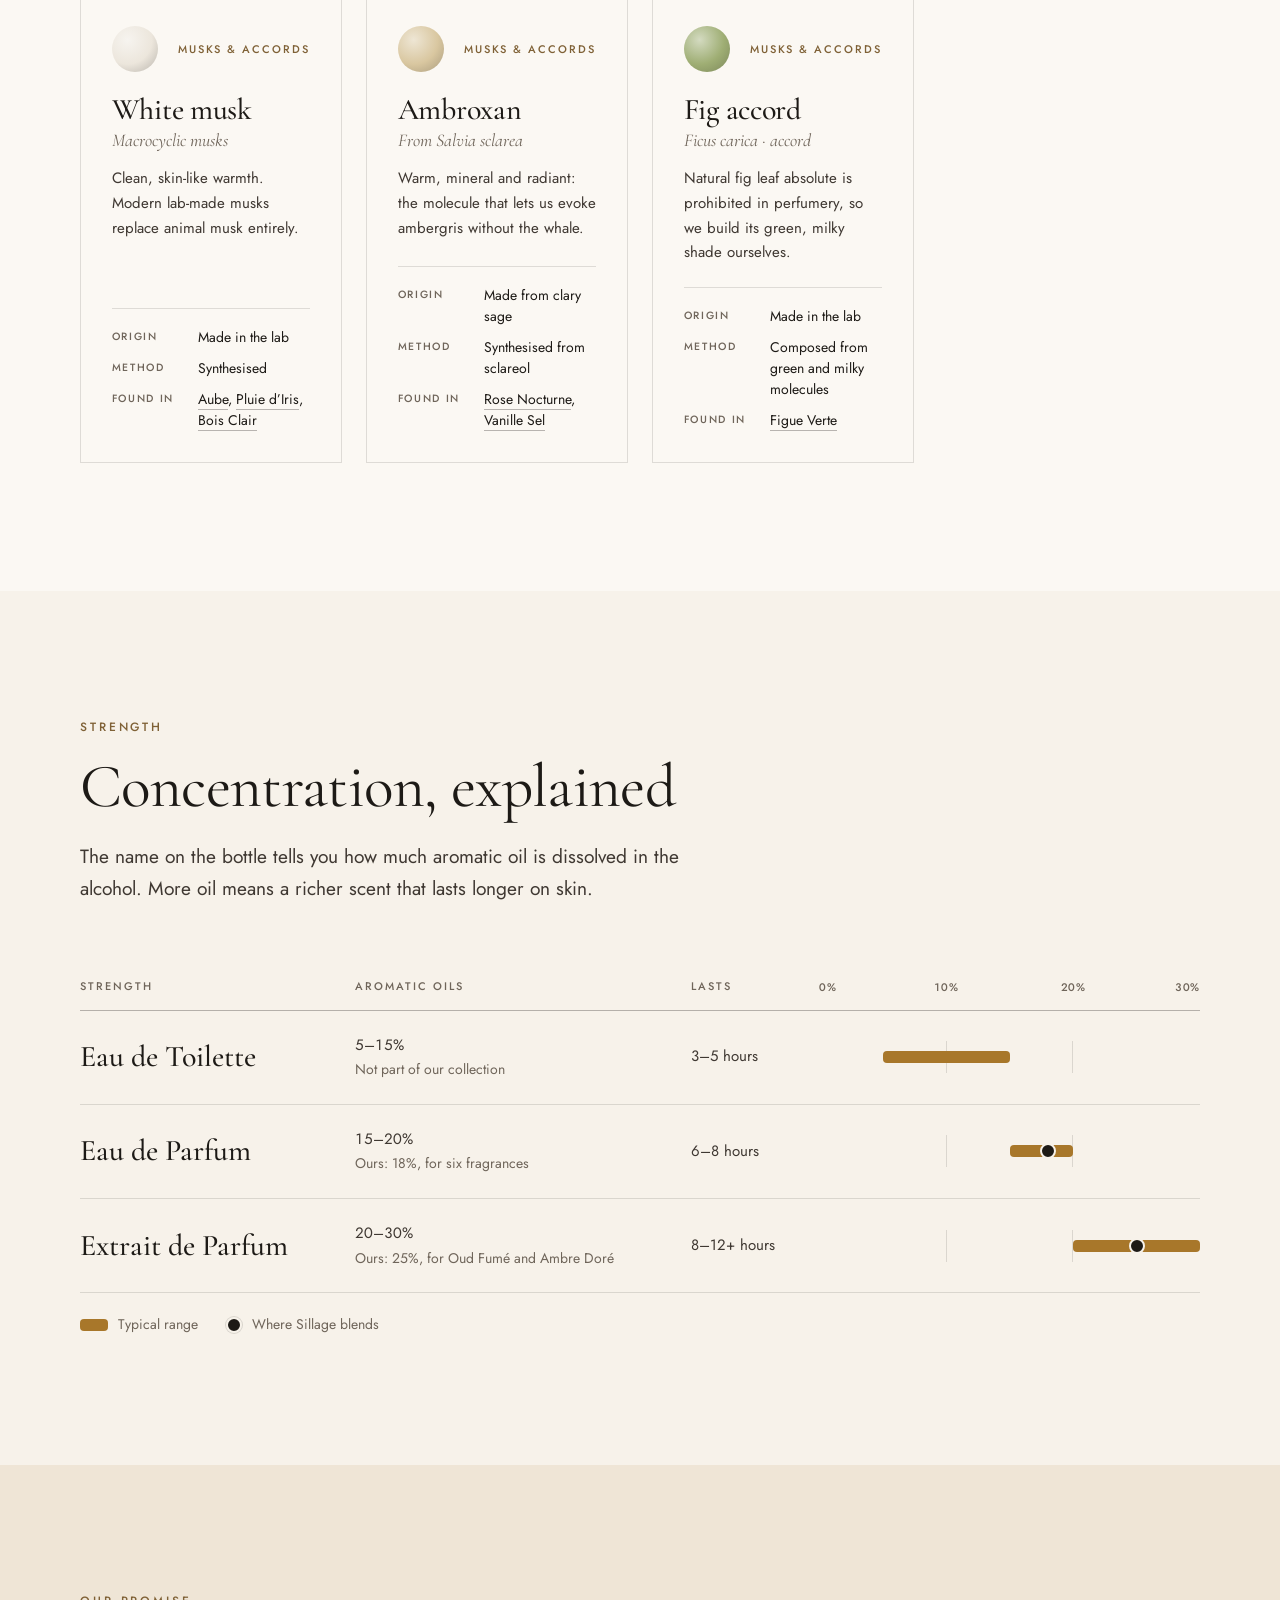
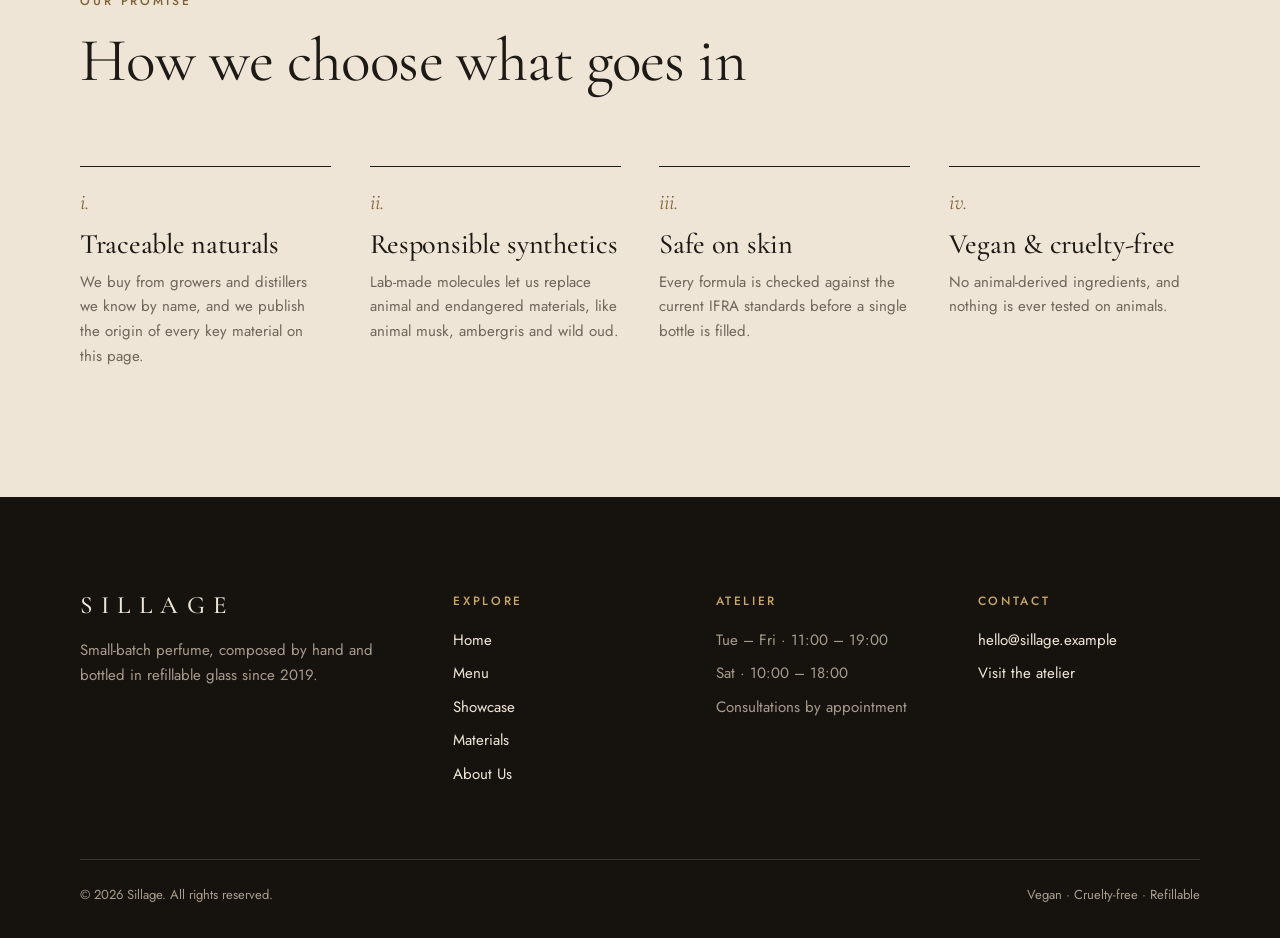
<file: materials.html>
<!doctype html>
<html lang="en">
<head>
  <meta charset="utf-8">
  <meta name="viewport" content="width=device-width, initial-scale=1">
  <title>Materials — Sillage</title>
  <meta name="description" content="The raw materials behind Sillage fragrances: where they come from, how they are extracted and which perfumes use them.">
  <meta name="theme-color" content="#f7f2ea">
  <link rel="icon" href="assets/favicon.svg" type="image/svg+xml">
  <link rel="preconnect" href="https://fonts.googleapis.com">
  <link rel="preconnect" href="https://fonts.gstatic.com" crossorigin>
  <link rel="stylesheet" href="https://fonts.googleapis.com/css2?family=Cormorant+Garamond:ital,wght@0,400;0,500;0,600;1,400;1,500&family=Jost:wght@400;500&display=swap">
  <link rel="stylesheet" href="css/style.css">
  <script>document.documentElement.classList.add("js");</script>
  <script src="js/main.js" defer></script>
</head>
<body>
  <a class="skip-link" href="#main">Skip to content</a>

  <header class="site-header">
    <div class="container site-header__inner">
      <a class="brand" href="index.html">Sillage</a>
      <button class="nav-toggle" type="button" aria-expanded="false" aria-controls="site-nav" aria-label="Open navigation">
        <span class="nav-toggle__bar"></span>
        <span class="nav-toggle__bar"></span>
      </button>
      <nav class="nav" id="site-nav" aria-label="Main">
        <ul class="nav__list">
          <li><a class="nav__link" href="index.html">Home</a></li>
          <li><a class="nav__link" href="menu.html">Menu</a></li>
          <li><a class="nav__link" href="showcase.html">Showcase</a></li>
          <li><a class="nav__link" href="materials.html" aria-current="page">Materials</a></li>
          <li><a class="nav__link" href="about.html">About Us</a></li>
        </ul>
      </nav>
    </div>
  </header>

  <main id="main">
    <section class="page-hero">
      <div class="container">
        <p class="eyebrow">Materials</p>
        <h1 class="page-hero__title">What our fragrances are <em>made of</em></h1>
        <p class="lead">Around forty raw materials pass through our atelier. Some are grown in fields we have visited, others are built molecule by molecule in the lab. Here are the ones that matter most.</p>
      </div>
    </section>

    <!-- How a fragrance unfolds -->
    <section class="section">
      <div class="container pyramid-wrap">
        <figure class="pyramid-figure" data-reveal>
          <svg viewBox="0 0 400 350" role="img" aria-labelledby="pyramid-title">
            <title id="pyramid-title">The fragrance pyramid: top notes at the tip, heart notes in the middle and base notes at the foundation.</title>
            <polygon points="200,6 262,112 138,112" fill="#ecd9a2"/>
            <polygon points="135,118 265,118 326,224 74,224" fill="#d9a9a5"/>
            <polygon points="71,230 329,230 394,344 6,344" fill="#7d5f43"/>
            <text class="pyramid-label" x="200" y="90" text-anchor="middle">TOP</text>
            <text class="pyramid-label" x="200" y="178" text-anchor="middle">HEART</text>
            <text class="pyramid-label pyramid-label--light" x="200" y="294" text-anchor="middle">BASE</text>
          </svg>
        </figure>

        <div data-reveal>
          <p class="eyebrow">How a fragrance unfolds</p>
          <h2>Top, heart and base</h2>
          <p class="lead">A perfume isn’t one smell but a sequence. Lighter materials evaporate first and heavier ones last, so a fragrance changes on your skin over the course of a day.</p>
          <ol class="tier-list">
            <li style="--dot: #ecd9a2">
              <span class="tier-list__dot" aria-hidden="true"></span>
              <div>
                <h3>Top notes <span class="tier-list__time">First 15 minutes</span></h3>
                <p>Bright, volatile materials such as citrus, light spices and aldehydes. They make the first impression, then lift away.</p>
              </div>
            </li>
            <li style="--dot: #d9a9a5">
              <span class="tier-list__dot" aria-hidden="true"></span>
              <div>
                <h3>Heart notes <span class="tier-list__time">15 minutes – 4 hours</span></h3>
                <p>Florals, greens and soft spices emerge as the top fades. This is the character of the fragrance, and what most people remember.</p>
              </div>
            </li>
            <li style="--dot: #7d5f43">
              <span class="tier-list__dot" aria-hidden="true"></span>
              <div>
                <h3>Base notes <span class="tier-list__time">4 hours and beyond</span></h3>
                <p>Woods, resins, musks and vanilla evaporate slowly, anchoring everything and lingering on skin into the next day.</p>
              </div>
            </li>
          </ol>
        </div>
      </div>
    </section>

    <!-- Material library -->
    <section class="section section--paper" aria-labelledby="library-title">
      <div class="container">
        <div class="section-head">
          <p class="eyebrow">The library</p>
          <h2 id="library-title">Twenty-three materials we love</h2>
          <p class="lead">Where each one comes from, how it is extracted and which of our fragrances it appears in.</p>
        </div>

        <div class="filter-bar">
          <div class="filter" role="group" aria-label="Filter materials by family" data-filter-group="material-list">
            <button class="filter__btn" type="button" data-filter="all" aria-pressed="true">All</button>
            <button class="filter__btn" type="button" data-filter="citrus" aria-pressed="false">Citrus</button>
            <button class="filter__btn" type="button" data-filter="floral" aria-pressed="false">Floral</button>
            <button class="filter__btn" type="button" data-filter="woods" aria-pressed="false">Woods</button>
            <button class="filter__btn" type="button" data-filter="resins" aria-pressed="false">Resins</button>
            <button class="filter__btn" type="button" data-filter="spices" aria-pressed="false">Spices</button>
            <button class="filter__btn" type="button" data-filter="gourmand" aria-pressed="false">Gourmand</button>
            <button class="filter__btn" type="button" data-filter="musks" aria-pressed="false">Musks &amp; accords</button>
          </div>
          <p class="filter__count" data-filter-status="material-list" data-noun="materials" aria-live="polite">Showing all 23 materials</p>
        </div>

        <div class="material-grid" id="material-list">
          <!-- Citrus -->
          <article class="material" data-family="citrus" data-reveal>
            <div class="material__top">
              <span class="material__swatch" style="--swatch: #e3c65b" aria-hidden="true"></span>
              <p class="material__family">Citrus</p>
            </div>
            <h3 class="material__name">Bergamot</h3>
            <p class="material__latin">Citrus bergamia</p>
            <p class="material__desc">Sparkling and bittersweet, with a faint floral edge: the brightest light in our citrus palette.</p>
            <dl class="material__meta">
              <div><dt>Origin</dt><dd>Calabria, Italy</dd></div>
              <div><dt>Method</dt><dd>Cold-pressed peel</dd></div>
              <div><dt>Found in</dt><dd><a href="showcase.html#aube">Aube</a>, <a href="showcase.html#pluie-diris">Pluie d’Iris</a>, <a href="showcase.html#vanille-sel">Vanille Sel</a></dd></div>
            </dl>
          </article>

          <article class="material" data-family="citrus" data-reveal>
            <div class="material__top">
              <span class="material__swatch" style="--swatch: #f0dfb0" aria-hidden="true"></span>
              <p class="material__family">Citrus</p>
            </div>
            <h3 class="material__name">Neroli &amp; orange blossom</h3>
            <p class="material__latin">Citrus aurantium</p>
            <p class="material__desc">One blossom, two personalities: neroli is green and honeyed, while the absolute is heady and sensual.</p>
            <dl class="material__meta">
              <div><dt>Origin</dt><dd>Nabeul, Tunisia</dd></div>
              <div><dt>Method</dt><dd>Steam distillation (neroli) and solvent extraction (absolute)</dd></div>
              <div><dt>Found in</dt><dd><a href="showcase.html#aube">Aube</a>, <a href="showcase.html#vanille-sel">Vanille Sel</a></dd></div>
            </dl>
          </article>

          <article class="material" data-family="citrus" data-reveal>
            <div class="material__top">
              <span class="material__swatch" style="--swatch: #e9a34a" aria-hidden="true"></span>
              <p class="material__family">Citrus</p>
            </div>
            <h3 class="material__name">Mandarin</h3>
            <p class="material__latin">Citrus reticulata</p>
            <p class="material__desc">Juicier and softer than orange. Picked green for zest, or ripe for sweetness.</p>
            <dl class="material__meta">
              <div><dt>Origin</dt><dd>Sicily, Italy</dd></div>
              <div><dt>Method</dt><dd>Cold-pressed peel</dd></div>
              <div><dt>Found in</dt><dd><a href="showcase.html#figue-verte">Figue Verte</a>, <a href="showcase.html#ambre-dore">Ambre Doré</a></dd></div>
            </dl>
          </article>

          <!-- Floral -->
          <article class="material" data-family="floral" data-reveal>
            <div class="material__top">
              <span class="material__swatch" style="--swatch: #c56a7b" aria-hidden="true"></span>
              <p class="material__family">Floral</p>
            </div>
            <h3 class="material__name">Damask rose</h3>
            <p class="material__latin">Rosa × damascena</p>
            <p class="material__desc">Petals are picked by hand at dawn, and it takes around four tonnes of them to make a single kilo of rose oil.</p>
            <dl class="material__meta">
              <div><dt>Origin</dt><dd>Isparta, Turkey</dd></div>
              <div><dt>Method</dt><dd>Steam distillation and solvent extraction</dd></div>
              <div><dt>Found in</dt><dd><a href="showcase.html#rose-nocturne">Rose Nocturne</a></dd></div>
            </dl>
          </article>

          <article class="material" data-family="floral" data-reveal>
            <div class="material__top">
              <span class="material__swatch" style="--swatch: #b5a7cf" aria-hidden="true"></span>
              <p class="material__family">Floral</p>
            </div>
            <h3 class="material__name">Orris butter</h3>
            <p class="material__latin">Iris pallida</p>
            <p class="material__desc">Powdery, violet-like and faintly earthy. One of the most precious materials in perfumery.</p>
            <dl class="material__meta">
              <div><dt>Origin</dt><dd>Tuscany, Italy</dd></div>
              <div><dt>Method</dt><dd>Roots dried for three years, then steam-distilled</dd></div>
              <div><dt>Found in</dt><dd><a href="showcase.html#pluie-diris">Pluie d’Iris</a>, <a href="showcase.html#bois-clair">Bois Clair</a></dd></div>
            </dl>
          </article>

          <article class="material" data-family="floral" data-reveal>
            <div class="material__top">
              <span class="material__swatch" style="--swatch: #7f9a6a" aria-hidden="true"></span>
              <p class="material__family">Floral</p>
            </div>
            <h3 class="material__name">Violet leaf</h3>
            <p class="material__latin">Viola odorata</p>
            <p class="material__desc">Green, watery and cucumber-crisp. Nothing like the flower, and all the better for it.</p>
            <dl class="material__meta">
              <div><dt>Origin</dt><dd>Egypt</dd></div>
              <div><dt>Method</dt><dd>Solvent-extracted absolute</dd></div>
              <div><dt>Found in</dt><dd><a href="showcase.html#figue-verte">Figue Verte</a>, <a href="showcase.html#bois-clair">Bois Clair</a></dd></div>
            </dl>
          </article>

          <!-- Woods -->
          <article class="material" data-family="woods" data-reveal>
            <div class="material__top">
              <span class="material__swatch" style="--swatch: #d8b58a" aria-hidden="true"></span>
              <p class="material__family">Woods</p>
            </div>
            <h3 class="material__name">Sandalwood</h3>
            <p class="material__latin">Santalum album</p>
            <p class="material__desc">Creamy, milky and softly sweet. Ours comes from plantations, never from wild trees.</p>
            <dl class="material__meta">
              <div><dt>Origin</dt><dd>Northern Australia</dd></div>
              <div><dt>Method</dt><dd>Steam-distilled heartwood</dd></div>
              <div><dt>Found in</dt><dd><a href="showcase.html#bois-clair">Bois Clair</a>, <a href="showcase.html#vanille-sel">Vanille Sel</a></dd></div>
            </dl>
          </article>

          <article class="material" data-family="woods" data-reveal>
            <div class="material__top">
              <span class="material__swatch" style="--swatch: #b98d5e" aria-hidden="true"></span>
              <p class="material__family">Woods</p>
            </div>
            <h3 class="material__name">Cedarwood</h3>
            <p class="material__latin">Cedrus atlantica</p>
            <p class="material__desc">Dry and clean as pencil shavings. It gives a fragrance its backbone.</p>
            <dl class="material__meta">
              <div><dt>Origin</dt><dd>Atlas Mountains, Morocco</dd></div>
              <div><dt>Method</dt><dd>Steam-distilled wood</dd></div>
              <div><dt>Found in</dt><dd><a href="showcase.html#figue-verte">Figue Verte</a>, <a href="showcase.html#bois-clair">Bois Clair</a></dd></div>
            </dl>
          </article>

          <article class="material" data-family="woods" data-reveal>
            <div class="material__top">
              <span class="material__swatch" style="--swatch: #8a7a52" aria-hidden="true"></span>
              <p class="material__family">Woods</p>
            </div>
            <h3 class="material__name">Vetiver</h3>
            <p class="material__latin">Chrysopogon zizanioides</p>
            <p class="material__desc">Earthy, smoky and grapefruit-bright. Haiti grows some of the finest in the world.</p>
            <dl class="material__meta">
              <div><dt>Origin</dt><dd>Haiti</dd></div>
              <div><dt>Method</dt><dd>Steam-distilled roots</dd></div>
              <div><dt>Found in</dt><dd><a href="showcase.html#aube">Aube</a>, <a href="showcase.html#oud-fume">Oud Fumé</a></dd></div>
            </dl>
          </article>

          <article class="material" data-family="woods" data-reveal>
            <div class="material__top">
              <span class="material__swatch" style="--swatch: #4b2a1f" aria-hidden="true"></span>
              <p class="material__family">Woods</p>
            </div>
            <h3 class="material__name">Oud</h3>
            <p class="material__latin">Aquilaria species</p>
            <p class="material__desc">Formed when agarwood trees defend themselves against infection. We only use plantation-grown, CITES-certified oud.</p>
            <dl class="material__meta">
              <div><dt>Origin</dt><dd>Plantations in Southeast Asia</dd></div>
              <div><dt>Method</dt><dd>Hydro-distilled resinous heartwood</dd></div>
              <div><dt>Found in</dt><dd><a href="showcase.html#oud-fume">Oud Fumé</a></dd></div>
            </dl>
          </article>

          <article class="material" data-family="woods" data-reveal>
            <div class="material__top">
              <span class="material__swatch" style="--swatch: #6b4a35" aria-hidden="true"></span>
              <p class="material__family">Woods</p>
            </div>
            <h3 class="material__name">Patchouli</h3>
            <p class="material__latin">Pogostemon cablin</p>
            <p class="material__desc">Dark, earthy and cocoa-tinged. The leaves are dried and lightly fermented before distillation.</p>
            <dl class="material__meta">
              <div><dt>Origin</dt><dd>Sulawesi, Indonesia</dd></div>
              <div><dt>Method</dt><dd>Steam-distilled dried leaves</dd></div>
              <div><dt>Found in</dt><dd><a href="showcase.html#rose-nocturne">Rose Nocturne</a></dd></div>
            </dl>
          </article>

          <!-- Resins -->
          <article class="material" data-family="resins" data-reveal>
            <div class="material__top">
              <span class="material__swatch" style="--swatch: #9a5b2a" aria-hidden="true"></span>
              <p class="material__family">Resins</p>
            </div>
            <h3 class="material__name">Labdanum</h3>
            <p class="material__latin">Cistus ladanifer</p>
            <p class="material__desc">The heart of every amber: resinous, leathery and warm, gathered from a sticky Mediterranean shrub.</p>
            <dl class="material__meta">
              <div><dt>Origin</dt><dd>Andalusia, Spain</dd></div>
              <div><dt>Method</dt><dd>Resin extracted from rockrose</dd></div>
              <div><dt>Found in</dt><dd><a href="showcase.html#oud-fume">Oud Fumé</a>, <a href="showcase.html#ambre-dore">Ambre Doré</a></dd></div>
            </dl>
          </article>

          <article class="material" data-family="resins" data-reveal>
            <div class="material__top">
              <span class="material__swatch" style="--swatch: #c38a4a" aria-hidden="true"></span>
              <p class="material__family">Resins</p>
            </div>
            <h3 class="material__name">Benzoin</h3>
            <p class="material__latin">Styrax tonkinensis</p>
            <p class="material__desc">Balsamic and vanilla-sweet. It softens and lengthens everything around it.</p>
            <dl class="material__meta">
              <div><dt>Origin</dt><dd>Laos</dd></div>
              <div><dt>Method</dt><dd>Tapped resin, extracted as a resinoid</dd></div>
              <div><dt>Found in</dt><dd><a href="showcase.html#ambre-dore">Ambre Doré</a></dd></div>
            </dl>
          </article>

          <article class="material" data-family="resins" data-reveal>
            <div class="material__top">
              <span class="material__swatch" style="--swatch: #d6cfb8" aria-hidden="true"></span>
              <p class="material__family">Resins</p>
            </div>
            <h3 class="material__name">Frankincense</h3>
            <p class="material__latin">Boswellia sacra</p>
            <p class="material__desc">Bright, peppery smoke with a lemony lift: the scent of cool stone churches.</p>
            <dl class="material__meta">
              <div><dt>Origin</dt><dd>Dhofar, Oman</dd></div>
              <div><dt>Method</dt><dd>Steam-distilled resin</dd></div>
              <div><dt>Found in</dt><dd><a href="showcase.html#oud-fume">Oud Fumé</a></dd></div>
            </dl>
          </article>

          <!-- Spices -->
          <article class="material" data-family="spices" data-reveal>
            <div class="material__top">
              <span class="material__swatch" style="--swatch: #d27a86" aria-hidden="true"></span>
              <p class="material__family">Spices</p>
            </div>
            <h3 class="material__name">Pink pepper</h3>
            <p class="material__latin">Schinus terebinthifolia</p>
            <p class="material__desc">Not a true pepper at all: rosy, fizzy and gently spicy.</p>
            <dl class="material__meta">
              <div><dt>Origin</dt><dd>Réunion Island</dd></div>
              <div><dt>Method</dt><dd>CO₂-extracted berries</dd></div>
              <div><dt>Found in</dt><dd><a href="showcase.html#rose-nocturne">Rose Nocturne</a></dd></div>
            </dl>
          </article>

          <article class="material" data-family="spices" data-reveal>
            <div class="material__top">
              <span class="material__swatch" style="--swatch: #9cae7c" aria-hidden="true"></span>
              <p class="material__family">Spices</p>
            </div>
            <h3 class="material__name">Cardamom</h3>
            <p class="material__latin">Elettaria cardamomum</p>
            <p class="material__desc">Cool, green and aromatic, with a eucalyptus freshness that lifts warm woods.</p>
            <dl class="material__meta">
              <div><dt>Origin</dt><dd>Guatemala</dd></div>
              <div><dt>Method</dt><dd>CO₂-extracted seeds</dd></div>
              <div><dt>Found in</dt><dd><a href="showcase.html#bois-clair">Bois Clair</a></dd></div>
            </dl>
          </article>

          <article class="material" data-family="spices" data-reveal>
            <div class="material__top">
              <span class="material__swatch" style="--swatch: #c8562e" aria-hidden="true"></span>
              <p class="material__family">Spices</p>
            </div>
            <h3 class="material__name">Saffron</h3>
            <p class="material__latin">Crocus sativus · accord</p>
            <p class="material__desc">Leathery, honeyed and slightly metallic. Natural saffron extract is scarce, so we rebuild its glow ourselves.</p>
            <dl class="material__meta">
              <div><dt>Origin</dt><dd>Accord inspired by Iranian saffron</dd></div>
              <div><dt>Method</dt><dd>Built in the lab around safranal</dd></div>
              <div><dt>Found in</dt><dd><a href="showcase.html#ambre-dore">Ambre Doré</a></dd></div>
            </dl>
          </article>

          <!-- Gourmand -->
          <article class="material" data-family="gourmand" data-reveal>
            <div class="material__top">
              <span class="material__swatch" style="--swatch: #d9b98a" aria-hidden="true"></span>
              <p class="material__family">Gourmand</p>
            </div>
            <h3 class="material__name">Vanilla</h3>
            <p class="material__latin">Vanilla planifolia</p>
            <p class="material__desc">Hand-pollinated flowers and pods cured for months: smoky, boozy and far richer than any dessert.</p>
            <dl class="material__meta">
              <div><dt>Origin</dt><dd>SAVA region, Madagascar</dd></div>
              <div><dt>Method</dt><dd>Cured pods, CO₂-extracted</dd></div>
              <div><dt>Found in</dt><dd><a href="showcase.html#ambre-dore">Ambre Doré</a>, <a href="showcase.html#vanille-sel">Vanille Sel</a></dd></div>
            </dl>
          </article>

          <article class="material" data-family="gourmand" data-reveal>
            <div class="material__top">
              <span class="material__swatch" style="--swatch: #8b5a3c" aria-hidden="true"></span>
              <p class="material__family">Gourmand</p>
            </div>
            <h3 class="material__name">Tonka bean</h3>
            <p class="material__latin">Dipteryx odorata</p>
            <p class="material__desc">Almond, hay and tobacco in one wrinkled seed, rich in natural coumarin.</p>
            <dl class="material__meta">
              <div><dt>Origin</dt><dd>Venezuela</dd></div>
              <div><dt>Method</dt><dd>Solvent-extracted absolute</dd></div>
              <div><dt>Found in</dt><dd><a href="showcase.html#ambre-dore">Ambre Doré</a>, <a href="showcase.html#vanille-sel">Vanille Sel</a></dd></div>
            </dl>
          </article>

          <!-- Musks & accords -->
          <article class="material" data-family="musks" data-reveal>
            <div class="material__top">
              <span class="material__swatch" style="--swatch: #c9b99a" aria-hidden="true"></span>
              <p class="material__family">Musks &amp; accords</p>
            </div>
            <h3 class="material__name">Ambrette seed</h3>
            <p class="material__latin">Abelmoschus moschatus</p>
            <p class="material__desc">A plant-based musk: soft, pear-skin fruity and warm, without any animal involved.</p>
            <dl class="material__meta">
              <div><dt>Origin</dt><dd>Ecuador</dd></div>
              <div><dt>Method</dt><dd>Steam-distilled seeds</dd></div>
              <div><dt>Found in</dt><dd><a href="showcase.html#figue-verte">Figue Verte</a>, <a href="showcase.html#pluie-diris">Pluie d’Iris</a></dd></div>
            </dl>
          </article>

          <article class="material" data-family="musks" data-reveal>
            <div class="material__top">
              <span class="material__swatch" style="--swatch: #ece6dc" aria-hidden="true"></span>
              <p class="material__family">Musks &amp; accords</p>
            </div>
            <h3 class="material__name">White musk</h3>
            <p class="material__latin">Macrocyclic musks</p>
            <p class="material__desc">Clean, skin-like warmth. Modern lab-made musks replace animal musk entirely.</p>
            <dl class="material__meta">
              <div><dt>Origin</dt><dd>Made in the lab</dd></div>
              <div><dt>Method</dt><dd>Synthesised</dd></div>
              <div><dt>Found in</dt><dd><a href="showcase.html#aube">Aube</a>, <a href="showcase.html#pluie-diris">Pluie d’Iris</a>, <a href="showcase.html#bois-clair">Bois Clair</a></dd></div>
            </dl>
          </article>

          <article class="material" data-family="musks" data-reveal>
            <div class="material__top">
              <span class="material__swatch" style="--swatch: #d9c7a0" aria-hidden="true"></span>
              <p class="material__family">Musks &amp; accords</p>
            </div>
            <h3 class="material__name">Ambroxan</h3>
            <p class="material__latin">From Salvia sclarea</p>
            <p class="material__desc">Warm, mineral and radiant: the molecule that lets us evoke ambergris without the whale.</p>
            <dl class="material__meta">
              <div><dt>Origin</dt><dd>Made from clary sage</dd></div>
              <div><dt>Method</dt><dd>Synthesised from sclareol</dd></div>
              <div><dt>Found in</dt><dd><a href="showcase.html#rose-nocturne">Rose Nocturne</a>, <a href="showcase.html#vanille-sel">Vanille Sel</a></dd></div>
            </dl>
          </article>

          <article class="material" data-family="musks" data-reveal>
            <div class="material__top">
              <span class="material__swatch" style="--swatch: #9fae74" aria-hidden="true"></span>
              <p class="material__family">Musks &amp; accords</p>
            </div>
            <h3 class="material__name">Fig accord</h3>
            <p class="material__latin">Ficus carica · accord</p>
            <p class="material__desc">Natural fig leaf absolute is prohibited in perfumery, so we build its green, milky shade ourselves.</p>
            <dl class="material__meta">
              <div><dt>Origin</dt><dd>Made in the lab</dd></div>
              <div><dt>Method</dt><dd>Composed from green and milky molecules</dd></div>
              <div><dt>Found in</dt><dd><a href="showcase.html#figue-verte">Figue Verte</a></dd></div>
            </dl>
          </article>
        </div>
      </div>
    </section>

    <!-- Concentration -->
    <section class="section" aria-labelledby="concentration-title">
      <div class="container">
        <div class="section-head">
          <p class="eyebrow">Strength</p>
          <h2 id="concentration-title">Concentration, explained</h2>
          <p class="lead">The name on the bottle tells you how much aromatic oil is dissolved in the alcohol. More oil means a richer scent that lasts longer on skin.</p>
        </div>

        <table class="conc-table" data-reveal>
          <caption class="visually-hidden">Perfume strengths compared: share of aromatic oils, how long each typically lasts, and where Sillage blends</caption>
          <thead>
            <tr>
              <th scope="col">Strength</th>
              <th scope="col">Aromatic oils</th>
              <th scope="col">Lasts</th>
              <th scope="col" class="conc-table__chart-col">
                <span class="conc-scale" aria-hidden="true"><span style="--at: 0">0%</span><span style="--at: 10">10%</span><span style="--at: 20">20%</span><span style="--at: 30">30%</span></span>
                <span class="visually-hidden">Range chart, 0 to 30%</span>
              </th>
            </tr>
          </thead>
          <tbody>
            <tr>
              <th scope="row">Eau de Toilette</th>
              <td><span class="conc-table__range">5–15%</span><span class="conc-table__note">Not part of our collection</span></td>
              <td>3–5 hours</td>
              <td class="conc-table__chart-col"><div class="conc-bar" aria-hidden="true"><span class="conc-bar__range" style="--from: 5; --to: 15"></span></div><span class="conc-scale conc-scale--inline" aria-hidden="true"><span style="--at: 0">0%</span><span style="--at: 10">10%</span><span style="--at: 20">20%</span><span style="--at: 30">30%</span></span></td>
            </tr>
            <tr>
              <th scope="row">Eau de Parfum</th>
              <td><span class="conc-table__range">15–20%</span><span class="conc-table__note">Ours: 18%, for six fragrances</span></td>
              <td>6–8 hours</td>
              <td class="conc-table__chart-col"><div class="conc-bar" aria-hidden="true"><span class="conc-bar__range" style="--from: 15; --to: 20"></span><span class="conc-bar__ours" style="--at: 18"></span></div><span class="conc-scale conc-scale--inline" aria-hidden="true"><span style="--at: 0">0%</span><span style="--at: 10">10%</span><span style="--at: 20">20%</span><span style="--at: 30">30%</span></span></td>
            </tr>
            <tr>
              <th scope="row">Extrait de Parfum</th>
              <td><span class="conc-table__range">20–30%</span><span class="conc-table__note">Ours: 25%, for Oud Fumé and Ambre Doré</span></td>
              <td>8–12+ hours</td>
              <td class="conc-table__chart-col"><div class="conc-bar" aria-hidden="true"><span class="conc-bar__range" style="--from: 20; --to: 30"></span><span class="conc-bar__ours" style="--at: 25"></span></div><span class="conc-scale conc-scale--inline" aria-hidden="true"><span style="--at: 0">0%</span><span style="--at: 10">10%</span><span style="--at: 20">20%</span><span style="--at: 30">30%</span></span></td>
            </tr>
          </tbody>
        </table>

        <ul class="conc-legend" aria-hidden="true">
          <li><span class="conc-legend__key"></span>Typical range</li>
          <li><span class="conc-legend__key conc-legend__key--dot"></span>Where Sillage blends</li>
        </ul>
      </div>
    </section>

    <!-- Sourcing promise -->
    <section class="section section--sand">
      <div class="container">
        <div class="section-head">
          <p class="eyebrow">Our promise</p>
          <h2>How we choose what goes in</h2>
        </div>

        <ul class="feature-grid">
          <li class="feature" data-reveal>
            <span class="feature__num">i.</span>
            <h3>Traceable naturals</h3>
            <p>We buy from growers and distillers we know by name, and we publish the origin of every key material on this page.</p>
          </li>
          <li class="feature" data-reveal>
            <span class="feature__num">ii.</span>
            <h3>Responsible synthetics</h3>
            <p>Lab-made molecules let us replace animal and endangered materials, like animal musk, ambergris and wild oud.</p>
          </li>
          <li class="feature" data-reveal>
            <span class="feature__num">iii.</span>
            <h3>Safe on skin</h3>
            <p>Every formula is checked against the current IFRA standards before a single bottle is filled.</p>
          </li>
          <li class="feature" data-reveal>
            <span class="feature__num">iv.</span>
            <h3>Vegan &amp; cruelty-free</h3>
            <p>No animal-derived ingredients, and nothing is ever tested on animals.</p>
          </li>
        </ul>
      </div>
    </section>
  </main>

  <footer class="site-footer">
    <div class="container">
      <div class="footer__grid">
        <div class="footer__brand">
          <a class="brand" href="index.html">Sillage</a>
          <p>Small-batch perfume, composed by hand and bottled in refillable glass since 2019.</p>
        </div>
        <div>
          <h2 class="footer__title">Explore</h2>
          <ul class="footer__list">
            <li><a href="index.html">Home</a></li>
            <li><a href="menu.html">Menu</a></li>
            <li><a href="showcase.html">Showcase</a></li>
            <li><a href="materials.html">Materials</a></li>
            <li><a href="about.html">About Us</a></li>
          </ul>
        </div>
        <div>
          <h2 class="footer__title">Atelier</h2>
          <ul class="footer__list">
            <li>Tue – Fri · 11:00 – 19:00</li>
            <li>Sat · 10:00 – 18:00</li>
            <li>Consultations by appointment</li>
          </ul>
        </div>
        <div>
          <h2 class="footer__title">Contact</h2>
          <ul class="footer__list">
            <li><a href="mailto:hello@sillage.example">hello@sillage.example</a></li>
            <li><a href="about.html#visit">Visit the atelier</a></li>
          </ul>
        </div>
      </div>
      <div class="footer__bottom">
        <p>© <span data-year>2026</span> Sillage. All rights reserved.</p>
        <p>Vegan · Cruelty-free · Refillable</p>
      </div>
    </div>
  </footer>
</body>
</html>
</file>
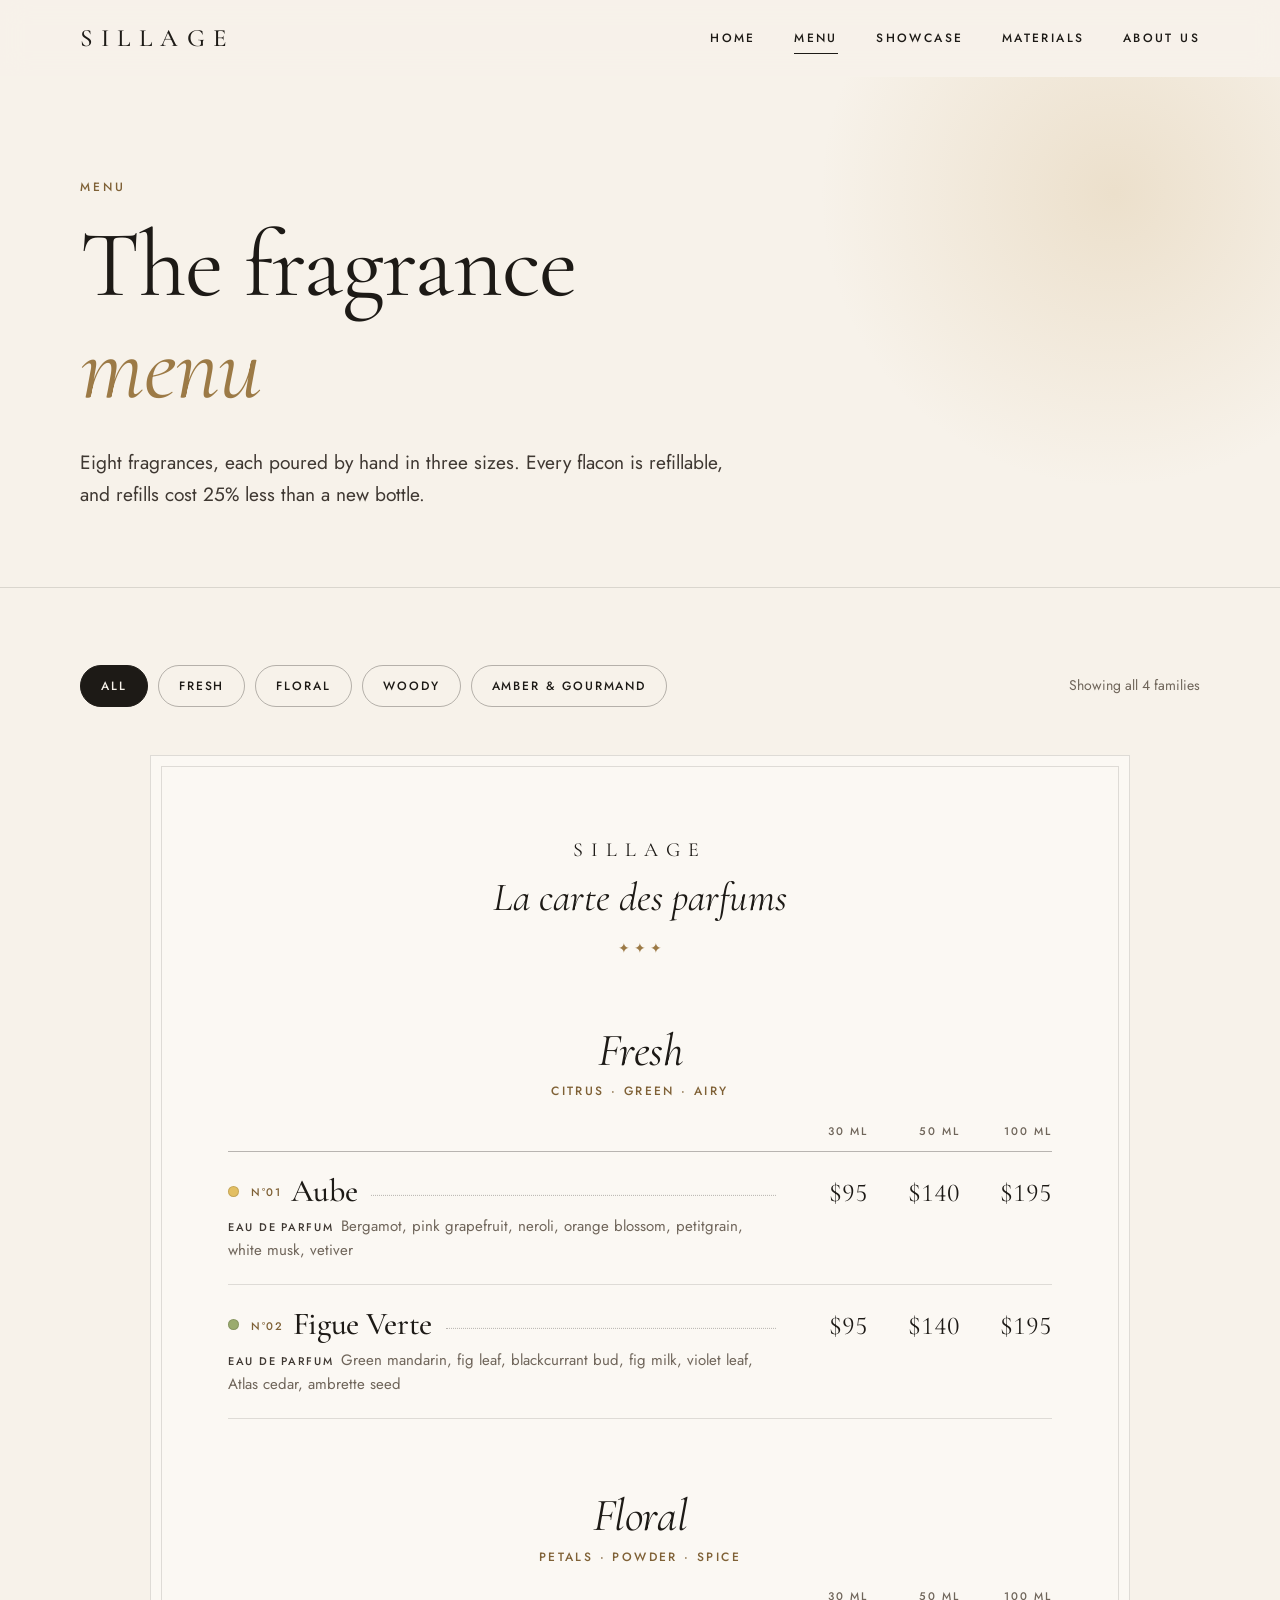
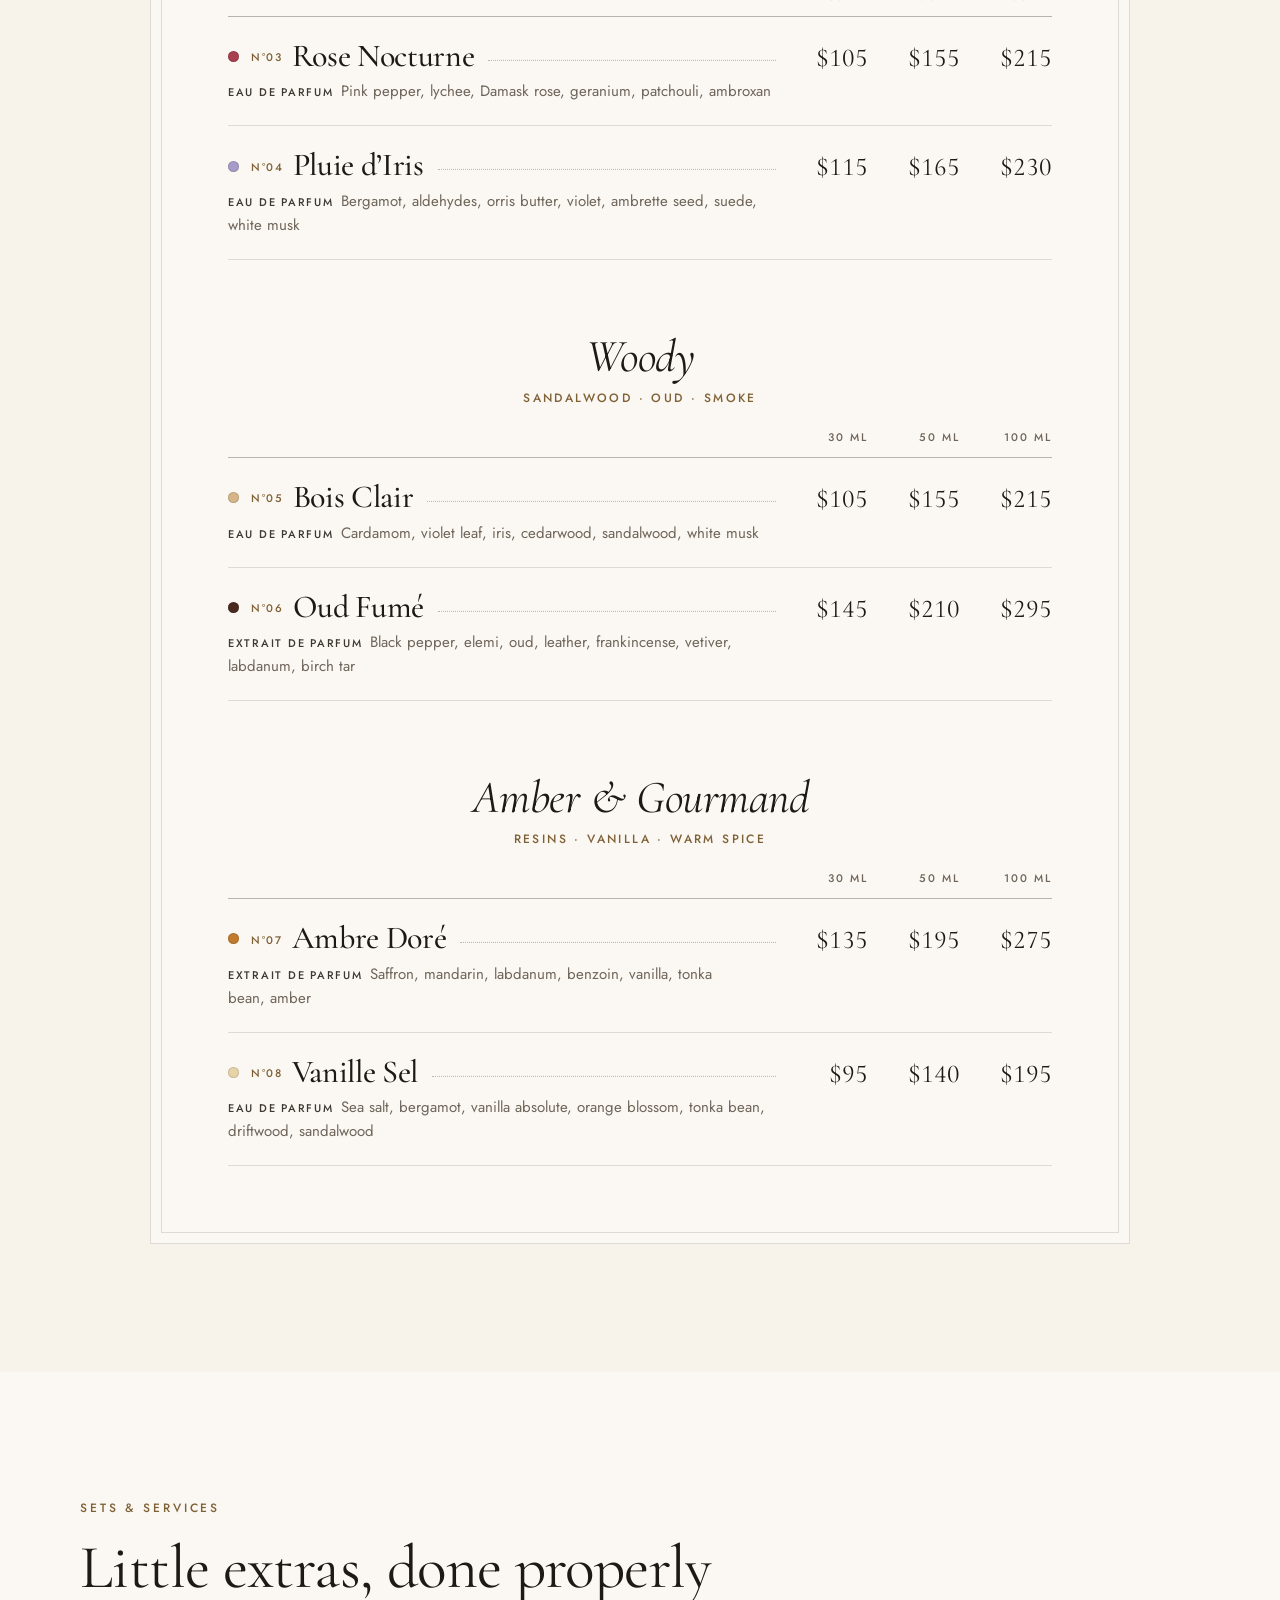
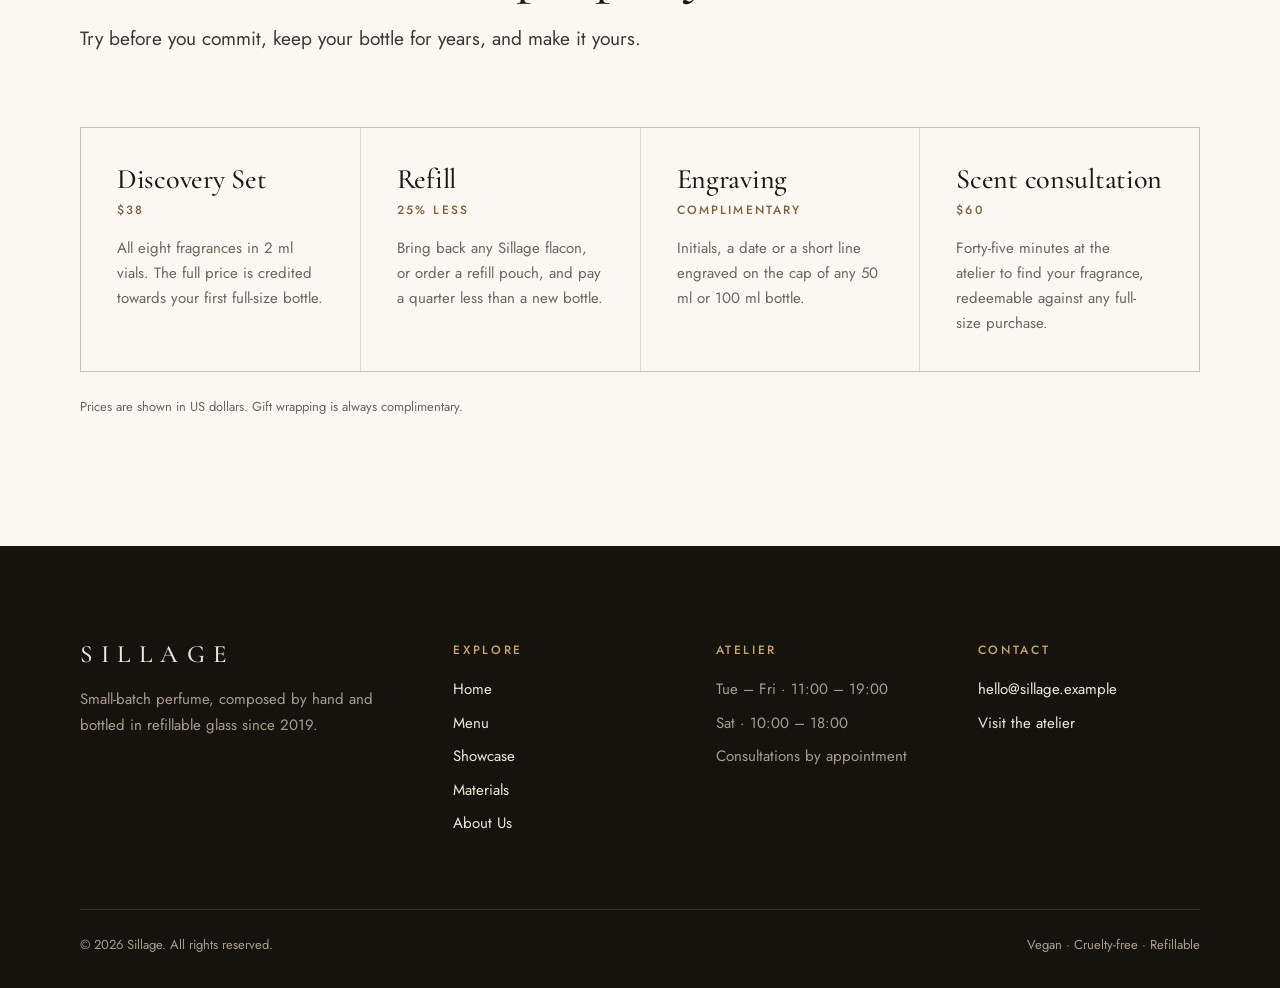
<file: menu.html>
<!doctype html>
<html lang="en">
<head>
  <meta charset="utf-8">
  <meta name="viewport" content="width=device-width, initial-scale=1">
  <title>Menu — Sillage</title>
  <meta name="description" content="The Sillage fragrance menu: eight perfumes in three sizes, plus the discovery set, refills and scent consultations.">
  <meta name="theme-color" content="#f7f2ea">
  <link rel="icon" href="assets/favicon.svg" type="image/svg+xml">
  <link rel="preconnect" href="https://fonts.googleapis.com">
  <link rel="preconnect" href="https://fonts.gstatic.com" crossorigin>
  <link rel="stylesheet" href="https://fonts.googleapis.com/css2?family=Cormorant+Garamond:ital,wght@0,400;0,500;0,600;1,400;1,500&family=Jost:wght@400;500&display=swap">
  <link rel="stylesheet" href="css/style.css">
  <script>document.documentElement.classList.add("js");</script>
  <script src="js/main.js" defer></script>
</head>
<body>
  <a class="skip-link" href="#main">Skip to content</a>

  <header class="site-header">
    <div class="container site-header__inner">
      <a class="brand" href="index.html">Sillage</a>
      <button class="nav-toggle" type="button" aria-expanded="false" aria-controls="site-nav" aria-label="Open navigation">
        <span class="nav-toggle__bar"></span>
        <span class="nav-toggle__bar"></span>
      </button>
      <nav class="nav" id="site-nav" aria-label="Main">
        <ul class="nav__list">
          <li><a class="nav__link" href="index.html">Home</a></li>
          <li><a class="nav__link" href="menu.html" aria-current="page">Menu</a></li>
          <li><a class="nav__link" href="showcase.html">Showcase</a></li>
          <li><a class="nav__link" href="materials.html">Materials</a></li>
          <li><a class="nav__link" href="about.html">About Us</a></li>
        </ul>
      </nav>
    </div>
  </header>

  <main id="main">
    <section class="page-hero">
      <div class="container">
        <p class="eyebrow">Menu</p>
        <h1 class="page-hero__title">The fragrance <em>menu</em></h1>
        <p class="lead">Eight fragrances, each poured by hand in three sizes. Every flacon is refillable, and refills cost 25% less than a new bottle.</p>
      </div>
    </section>

    <section class="section section--tight">
      <div class="container">
        <div class="filter-bar">
          <div class="filter" role="group" aria-label="Filter by scent family" data-filter-group="menu-list">
            <button class="filter__btn" type="button" data-filter="all" aria-pressed="true">All</button>
            <button class="filter__btn" type="button" data-filter="fresh" aria-pressed="false">Fresh</button>
            <button class="filter__btn" type="button" data-filter="floral" aria-pressed="false">Floral</button>
            <button class="filter__btn" type="button" data-filter="woody" aria-pressed="false">Woody</button>
            <button class="filter__btn" type="button" data-filter="amber" aria-pressed="false">Amber &amp; Gourmand</button>
          </div>
          <p class="filter__count" data-filter-status="menu-list" data-noun="families" aria-live="polite">Showing all 4 families</p>
        </div>

        <div class="menu-card" id="menu-list">
          <header class="menu-card__head">
            <p class="menu-card__brand">Sillage</p>
            <p class="menu-card__title">La carte des parfums</p>
            <span class="menu-card__ornament" aria-hidden="true">✦ ✦ ✦</span>
          </header>

          <!-- Fresh -->
          <section class="menu-section" id="fresh" data-family="fresh" aria-labelledby="fresh-title">
            <header class="menu-section__head">
              <h2 class="menu-section__title" id="fresh-title">Fresh</h2>
              <p class="menu-section__desc">Citrus · Green · Airy</p>
            </header>
            <div class="menu-cols" aria-hidden="true"><span></span><span>30 ml</span><span>50 ml</span><span>100 ml</span></div>

            <article class="menu-item" id="aube" style="--tint: #e3bf62">
              <div class="menu-item__line">
                <h3 class="menu-item__name"><span class="menu-item__swatch" aria-hidden="true"></span><span class="menu-item__num">N°01</span> Aube</h3>
                <span class="menu-item__leader" aria-hidden="true"></span>
              </div>
              <p class="menu-item__price"><span class="menu-item__size">30 ml</span> $95</p>
              <p class="menu-item__price"><span class="menu-item__size">50 ml</span> $140</p>
              <p class="menu-item__price"><span class="menu-item__size">100 ml</span> $195</p>
              <p class="menu-item__notes"><span class="menu-item__conc">Eau de Parfum</span> Bergamot, pink grapefruit, neroli, orange blossom, petitgrain, white musk, vetiver</p>
            </article>

            <article class="menu-item" id="figue-verte" style="--tint: #9aab6e">
              <div class="menu-item__line">
                <h3 class="menu-item__name"><span class="menu-item__swatch" aria-hidden="true"></span><span class="menu-item__num">N°02</span> Figue Verte</h3>
                <span class="menu-item__leader" aria-hidden="true"></span>
              </div>
              <p class="menu-item__price"><span class="menu-item__size">30 ml</span> $95</p>
              <p class="menu-item__price"><span class="menu-item__size">50 ml</span> $140</p>
              <p class="menu-item__price"><span class="menu-item__size">100 ml</span> $195</p>
              <p class="menu-item__notes"><span class="menu-item__conc">Eau de Parfum</span> Green mandarin, fig leaf, blackcurrant bud, fig milk, violet leaf, Atlas cedar, ambrette seed</p>
            </article>
          </section>

          <!-- Floral -->
          <section class="menu-section" id="floral" data-family="floral" aria-labelledby="floral-title">
            <header class="menu-section__head">
              <h2 class="menu-section__title" id="floral-title">Floral</h2>
              <p class="menu-section__desc">Petals · Powder · Spice</p>
            </header>
            <div class="menu-cols" aria-hidden="true"><span></span><span>30 ml</span><span>50 ml</span><span>100 ml</span></div>

            <article class="menu-item" id="rose-nocturne" style="--tint: #a8404f">
              <div class="menu-item__line">
                <h3 class="menu-item__name"><span class="menu-item__swatch" aria-hidden="true"></span><span class="menu-item__num">N°03</span> Rose Nocturne</h3>
                <span class="menu-item__leader" aria-hidden="true"></span>
              </div>
              <p class="menu-item__price"><span class="menu-item__size">30 ml</span> $105</p>
              <p class="menu-item__price"><span class="menu-item__size">50 ml</span> $155</p>
              <p class="menu-item__price"><span class="menu-item__size">100 ml</span> $215</p>
              <p class="menu-item__notes"><span class="menu-item__conc">Eau de Parfum</span> Pink pepper, lychee, Damask rose, geranium, patchouli, ambroxan</p>
            </article>

            <article class="menu-item" id="pluie-diris" style="--tint: #a99bc9">
              <div class="menu-item__line">
                <h3 class="menu-item__name"><span class="menu-item__swatch" aria-hidden="true"></span><span class="menu-item__num">N°04</span> Pluie d’Iris</h3>
                <span class="menu-item__leader" aria-hidden="true"></span>
              </div>
              <p class="menu-item__price"><span class="menu-item__size">30 ml</span> $115</p>
              <p class="menu-item__price"><span class="menu-item__size">50 ml</span> $165</p>
              <p class="menu-item__price"><span class="menu-item__size">100 ml</span> $230</p>
              <p class="menu-item__notes"><span class="menu-item__conc">Eau de Parfum</span> Bergamot, aldehydes, orris butter, violet, ambrette seed, suede, white musk</p>
            </article>
          </section>

          <!-- Woody -->
          <section class="menu-section" id="woody" data-family="woody" aria-labelledby="woody-title">
            <header class="menu-section__head">
              <h2 class="menu-section__title" id="woody-title">Woody</h2>
              <p class="menu-section__desc">Sandalwood · Oud · Smoke</p>
            </header>
            <div class="menu-cols" aria-hidden="true"><span></span><span>30 ml</span><span>50 ml</span><span>100 ml</span></div>

            <article class="menu-item" id="bois-clair" style="--tint: #d6b688">
              <div class="menu-item__line">
                <h3 class="menu-item__name"><span class="menu-item__swatch" aria-hidden="true"></span><span class="menu-item__num">N°05</span> Bois Clair</h3>
                <span class="menu-item__leader" aria-hidden="true"></span>
              </div>
              <p class="menu-item__price"><span class="menu-item__size">30 ml</span> $105</p>
              <p class="menu-item__price"><span class="menu-item__size">50 ml</span> $155</p>
              <p class="menu-item__price"><span class="menu-item__size">100 ml</span> $215</p>
              <p class="menu-item__notes"><span class="menu-item__conc">Eau de Parfum</span> Cardamom, violet leaf, iris, cedarwood, sandalwood, white musk</p>
            </article>

            <article class="menu-item" id="oud-fume" style="--tint: #4a2a1e">
              <div class="menu-item__line">
                <h3 class="menu-item__name"><span class="menu-item__swatch" aria-hidden="true"></span><span class="menu-item__num">N°06</span> Oud Fumé</h3>
                <span class="menu-item__leader" aria-hidden="true"></span>
              </div>
              <p class="menu-item__price"><span class="menu-item__size">30 ml</span> $145</p>
              <p class="menu-item__price"><span class="menu-item__size">50 ml</span> $210</p>
              <p class="menu-item__price"><span class="menu-item__size">100 ml</span> $295</p>
              <p class="menu-item__notes"><span class="menu-item__conc">Extrait de Parfum</span> Black pepper, elemi, oud, leather, frankincense, vetiver, labdanum, birch tar</p>
            </article>
          </section>

          <!-- Amber & Gourmand -->
          <section class="menu-section" id="amber" data-family="amber" aria-labelledby="amber-title">
            <header class="menu-section__head">
              <h2 class="menu-section__title" id="amber-title">Amber &amp; Gourmand</h2>
              <p class="menu-section__desc">Resins · Vanilla · Warm spice</p>
            </header>
            <div class="menu-cols" aria-hidden="true"><span></span><span>30 ml</span><span>50 ml</span><span>100 ml</span></div>

            <article class="menu-item" id="ambre-dore" style="--tint: #c27a2c">
              <div class="menu-item__line">
                <h3 class="menu-item__name"><span class="menu-item__swatch" aria-hidden="true"></span><span class="menu-item__num">N°07</span> Ambre Doré</h3>
                <span class="menu-item__leader" aria-hidden="true"></span>
              </div>
              <p class="menu-item__price"><span class="menu-item__size">30 ml</span> $135</p>
              <p class="menu-item__price"><span class="menu-item__size">50 ml</span> $195</p>
              <p class="menu-item__price"><span class="menu-item__size">100 ml</span> $275</p>
              <p class="menu-item__notes"><span class="menu-item__conc">Extrait de Parfum</span> Saffron, mandarin, labdanum, benzoin, vanilla, tonka bean, amber</p>
            </article>

            <article class="menu-item" id="vanille-sel" style="--tint: #e6d3a8">
              <div class="menu-item__line">
                <h3 class="menu-item__name"><span class="menu-item__swatch" aria-hidden="true"></span><span class="menu-item__num">N°08</span> Vanille Sel</h3>
                <span class="menu-item__leader" aria-hidden="true"></span>
              </div>
              <p class="menu-item__price"><span class="menu-item__size">30 ml</span> $95</p>
              <p class="menu-item__price"><span class="menu-item__size">50 ml</span> $140</p>
              <p class="menu-item__price"><span class="menu-item__size">100 ml</span> $195</p>
              <p class="menu-item__notes"><span class="menu-item__conc">Eau de Parfum</span> Sea salt, bergamot, vanilla absolute, orange blossom, tonka bean, driftwood, sandalwood</p>
            </article>
          </section>
        </div>
      </div>
    </section>

    <!-- Sets & services -->
    <section class="section section--paper" id="services">
      <div class="container">
        <div class="section-head">
          <p class="eyebrow">Sets &amp; services</p>
          <h2>Little extras, done properly</h2>
          <p class="lead">Try before you commit, keep your bottle for years, and make it yours.</p>
        </div>

        <div class="services">
          <article class="service" data-reveal>
            <h3>Discovery Set</h3>
            <p class="service__price">$38</p>
            <p class="service__text">All eight fragrances in 2 ml vials. The full price is credited towards your first full-size bottle.</p>
          </article>
          <article class="service" data-reveal>
            <h3>Refill</h3>
            <p class="service__price">25% less</p>
            <p class="service__text">Bring back any Sillage flacon, or order a refill pouch, and pay a quarter less than a new bottle.</p>
          </article>
          <article class="service" data-reveal>
            <h3>Engraving</h3>
            <p class="service__price">Complimentary</p>
            <p class="service__text">Initials, a date or a short line engraved on the cap of any 50 ml or 100 ml bottle.</p>
          </article>
          <article class="service" data-reveal>
            <h3>Scent consultation</h3>
            <p class="service__price">$60</p>
            <p class="service__text">Forty-five minutes at the atelier to find your fragrance, redeemable against any full-size purchase.</p>
          </article>
        </div>

        <p class="fine-print">Prices are shown in US dollars. Gift wrapping is always complimentary.</p>
      </div>
    </section>
  </main>

  <footer class="site-footer">
    <div class="container">
      <div class="footer__grid">
        <div class="footer__brand">
          <a class="brand" href="index.html">Sillage</a>
          <p>Small-batch perfume, composed by hand and bottled in refillable glass since 2019.</p>
        </div>
        <div>
          <h2 class="footer__title">Explore</h2>
          <ul class="footer__list">
            <li><a href="index.html">Home</a></li>
            <li><a href="menu.html">Menu</a></li>
            <li><a href="showcase.html">Showcase</a></li>
            <li><a href="materials.html">Materials</a></li>
            <li><a href="about.html">About Us</a></li>
          </ul>
        </div>
        <div>
          <h2 class="footer__title">Atelier</h2>
          <ul class="footer__list">
            <li>Tue – Fri · 11:00 – 19:00</li>
            <li>Sat · 10:00 – 18:00</li>
            <li>Consultations by appointment</li>
          </ul>
        </div>
        <div>
          <h2 class="footer__title">Contact</h2>
          <ul class="footer__list">
            <li><a href="mailto:hello@sillage.example">hello@sillage.example</a></li>
            <li><a href="about.html#visit">Visit the atelier</a></li>
          </ul>
        </div>
      </div>
      <div class="footer__bottom">
        <p>© <span data-year>2026</span> Sillage. All rights reserved.</p>
        <p>Vegan · Cruelty-free · Refillable</p>
      </div>
    </div>
  </footer>
</body>
</html>
</file>
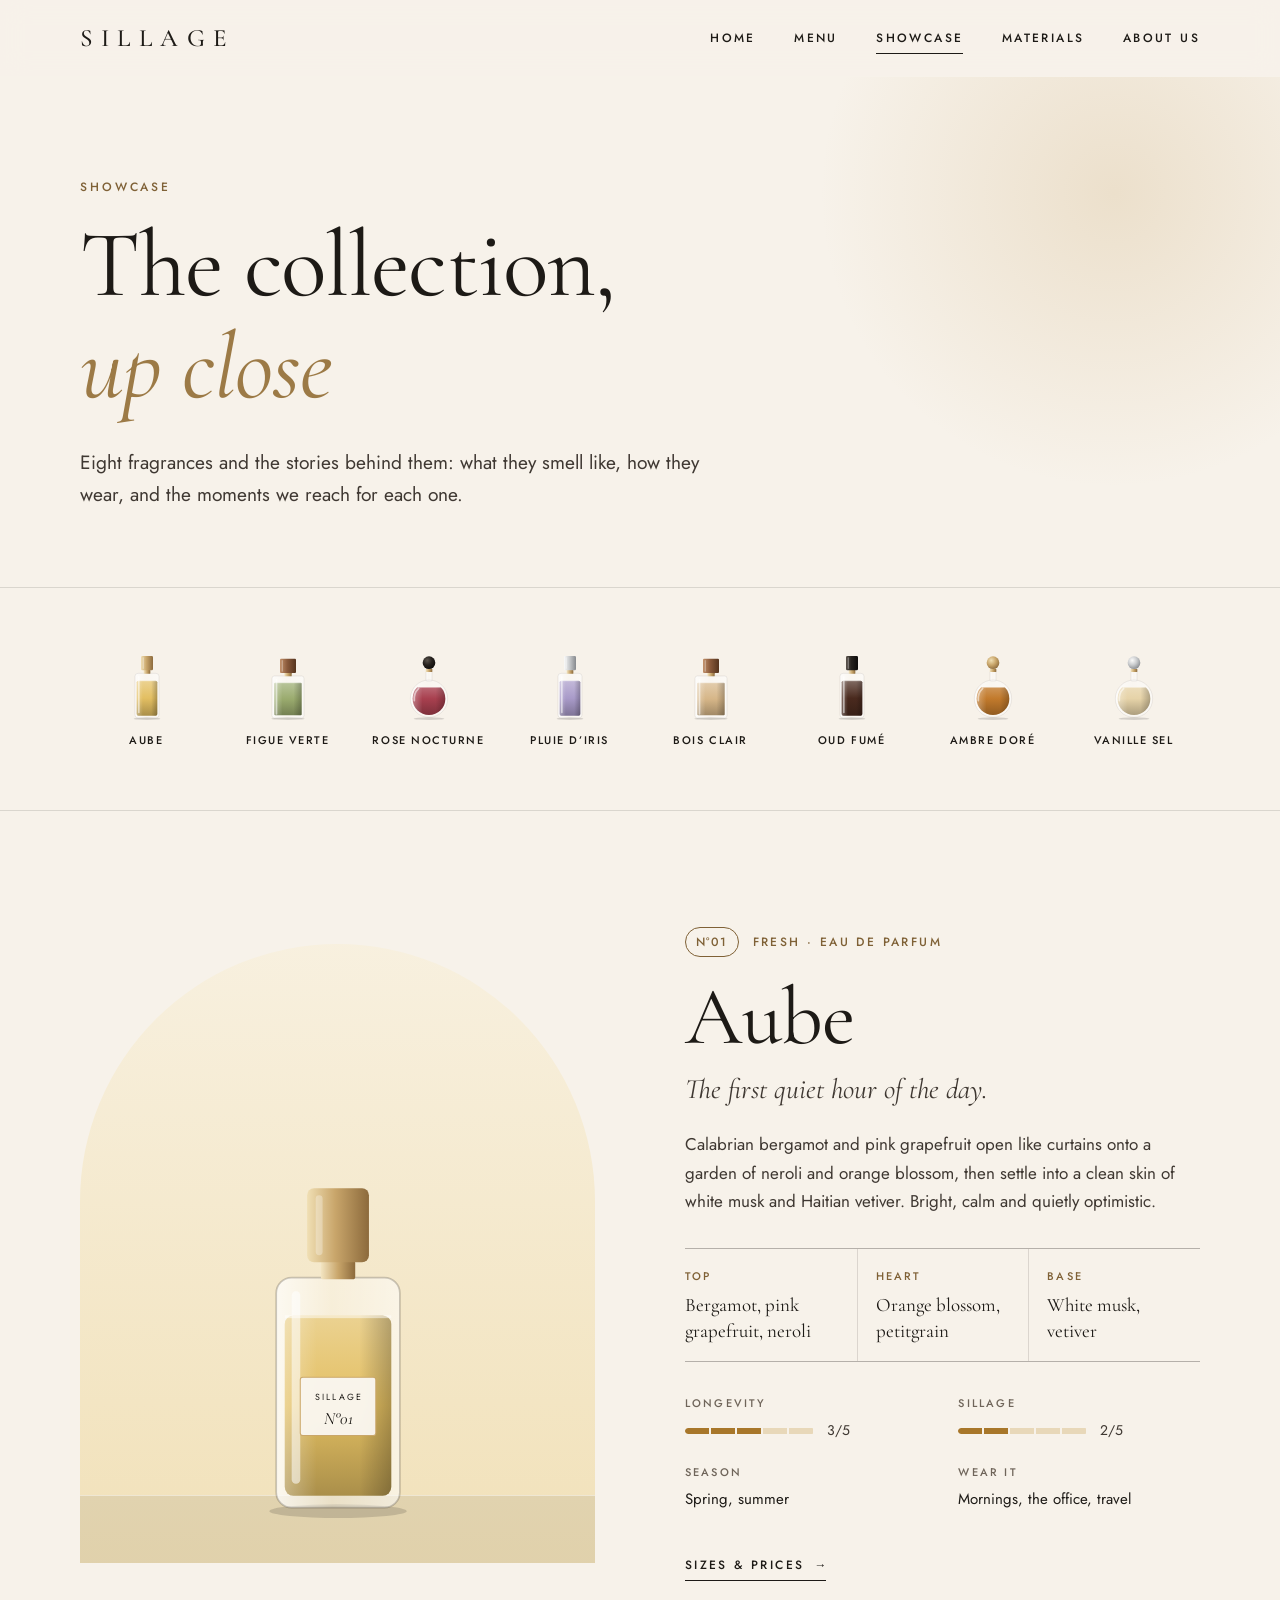
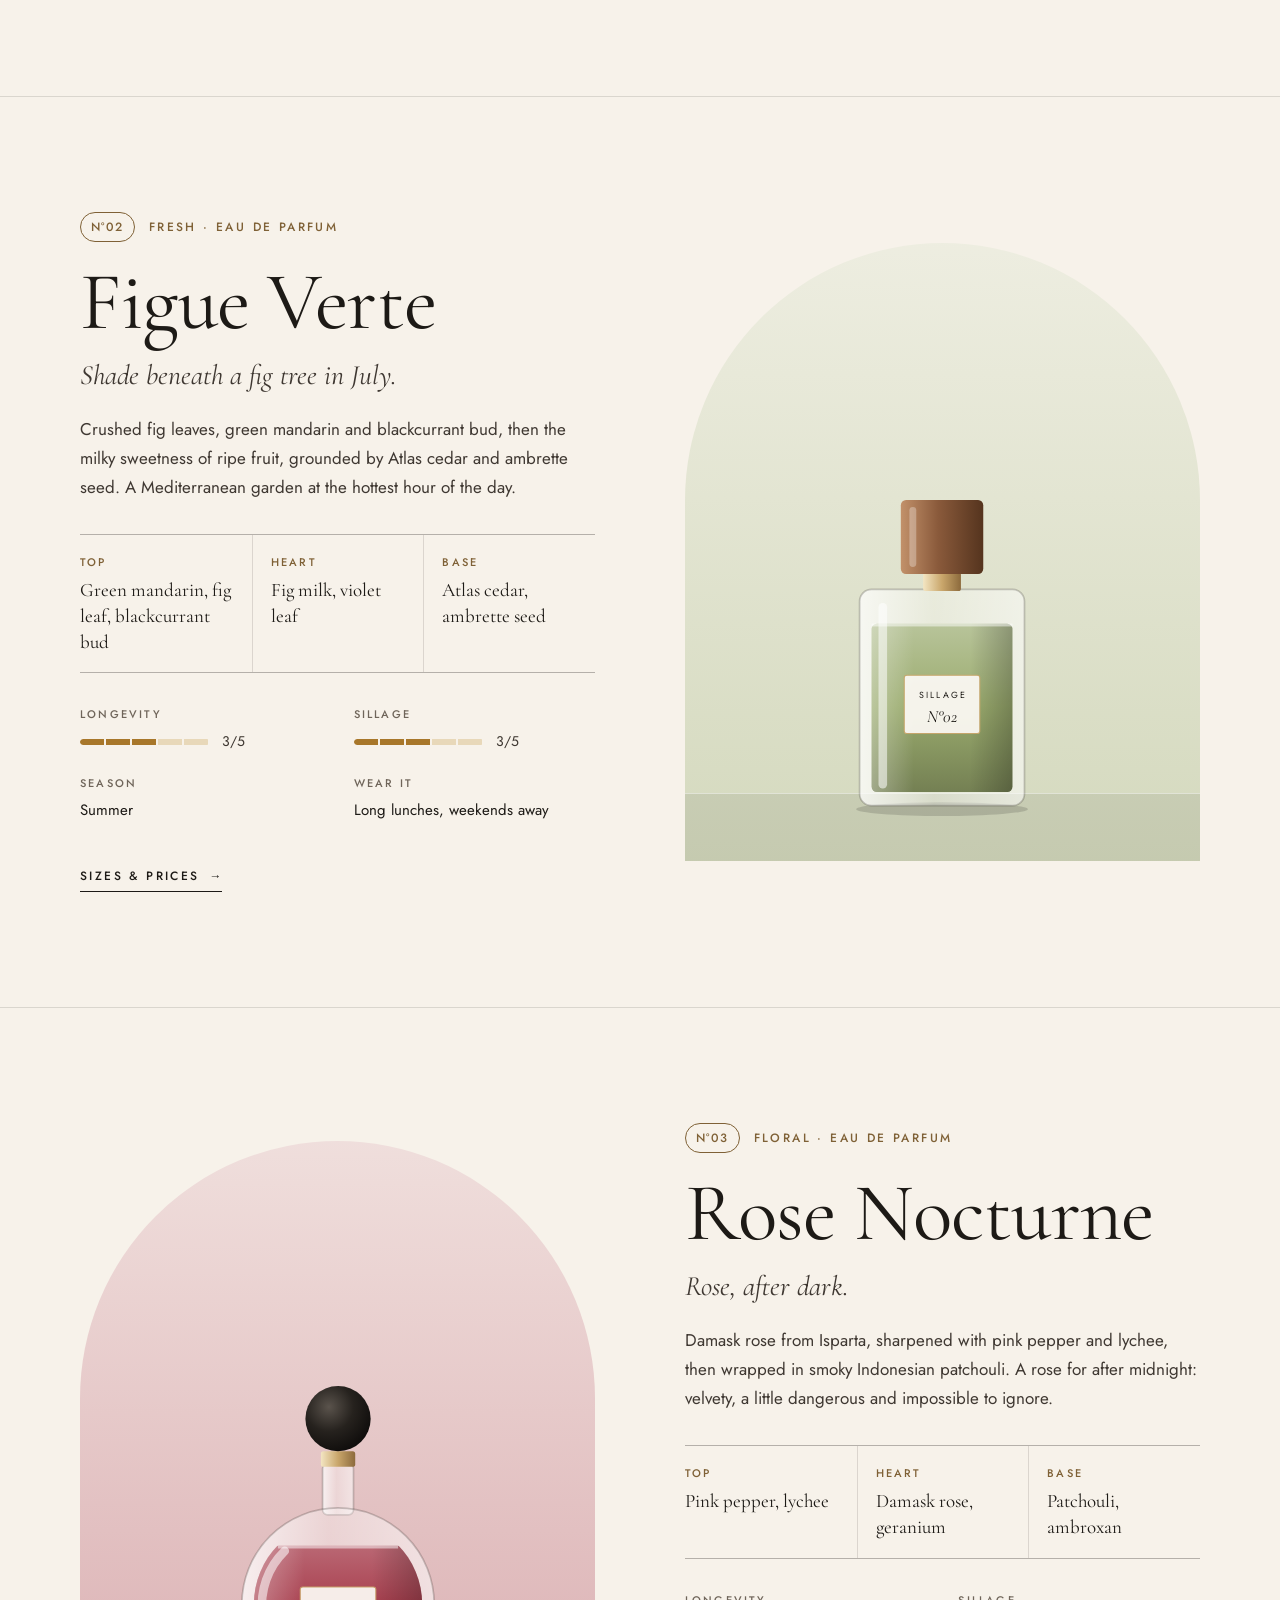
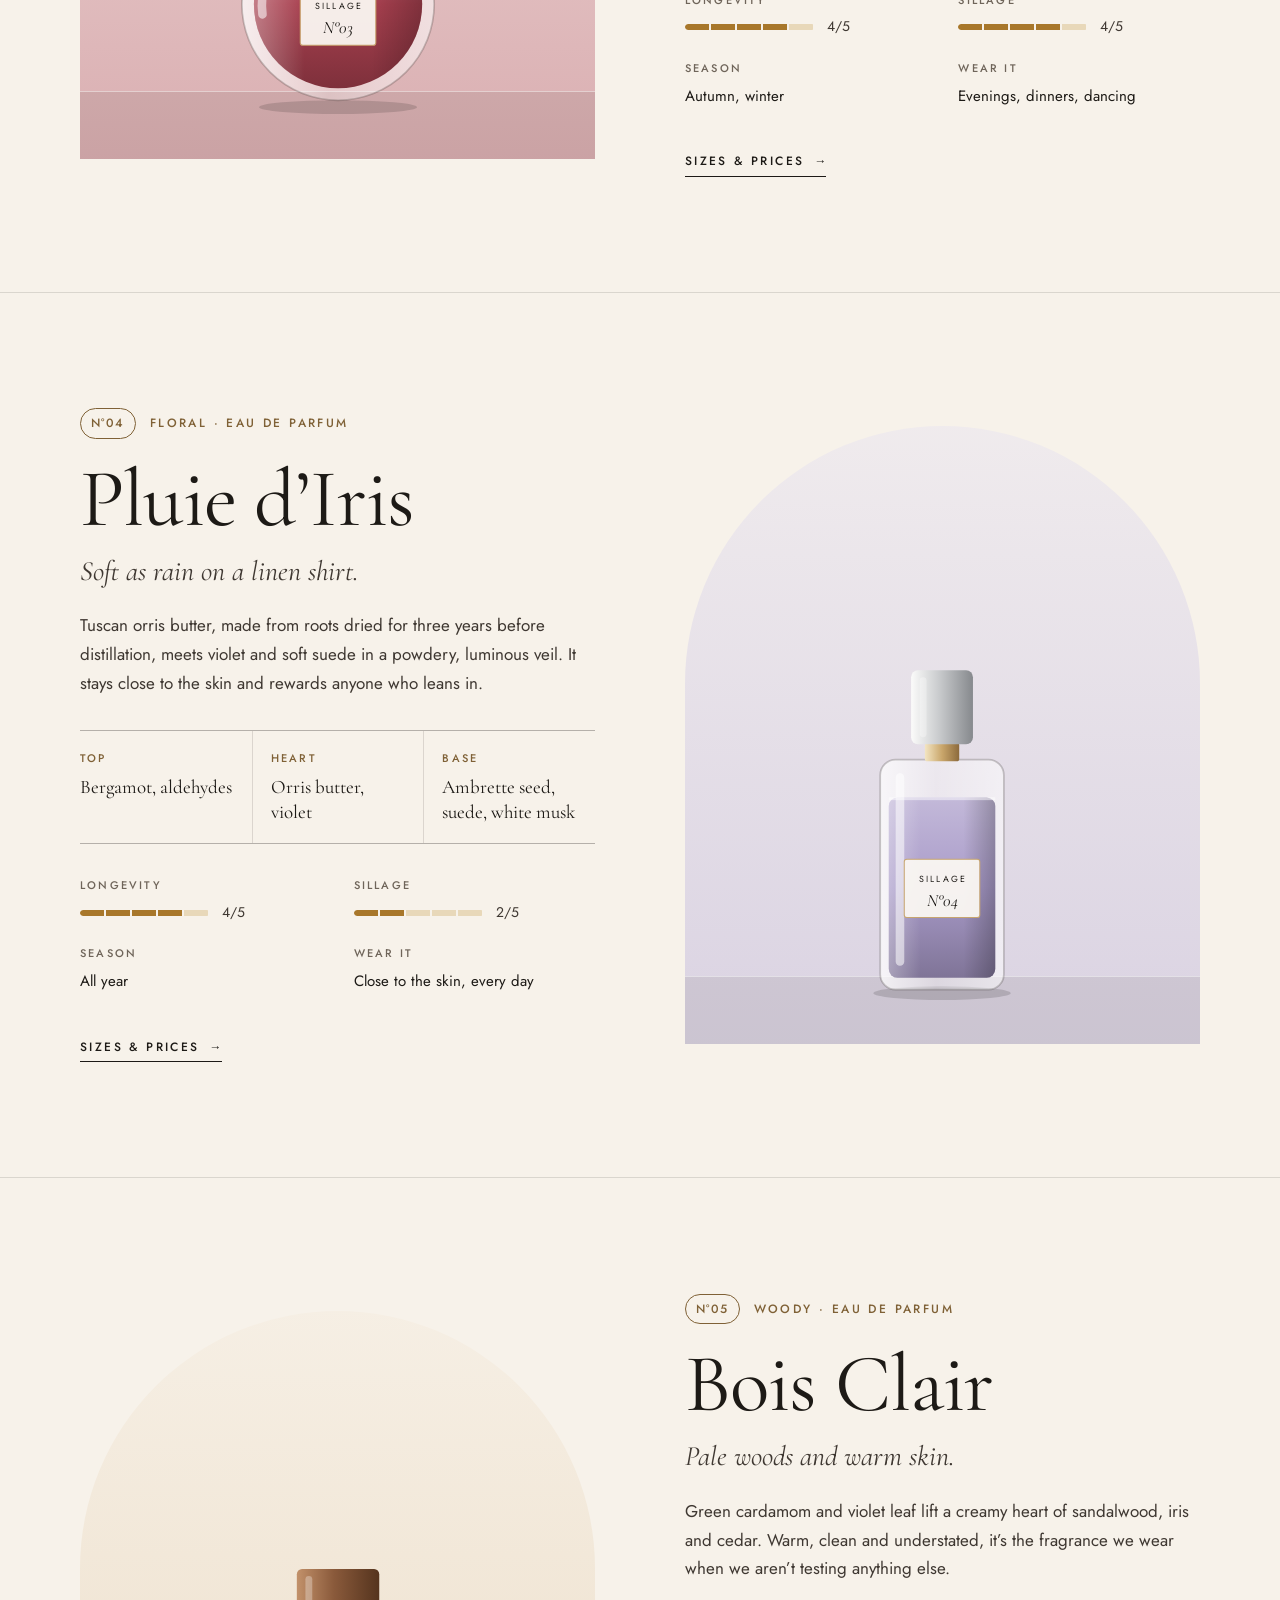
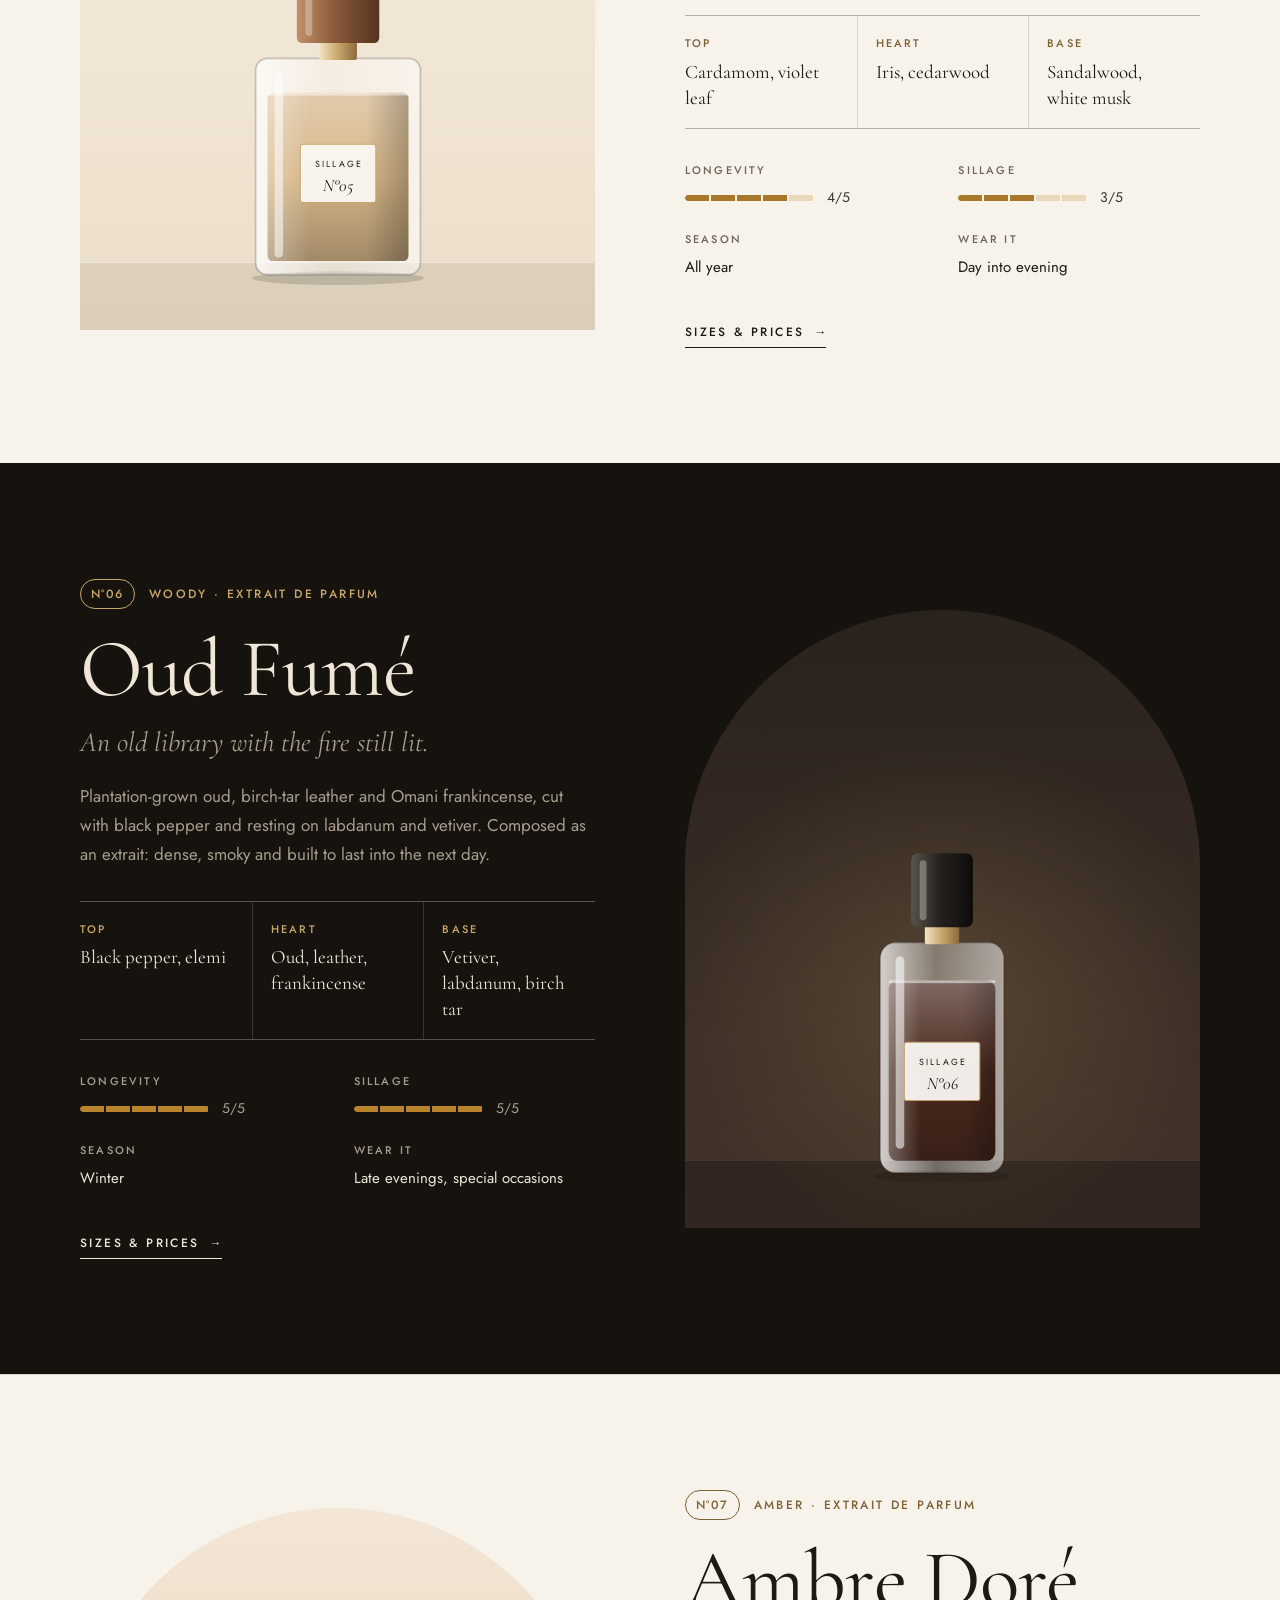
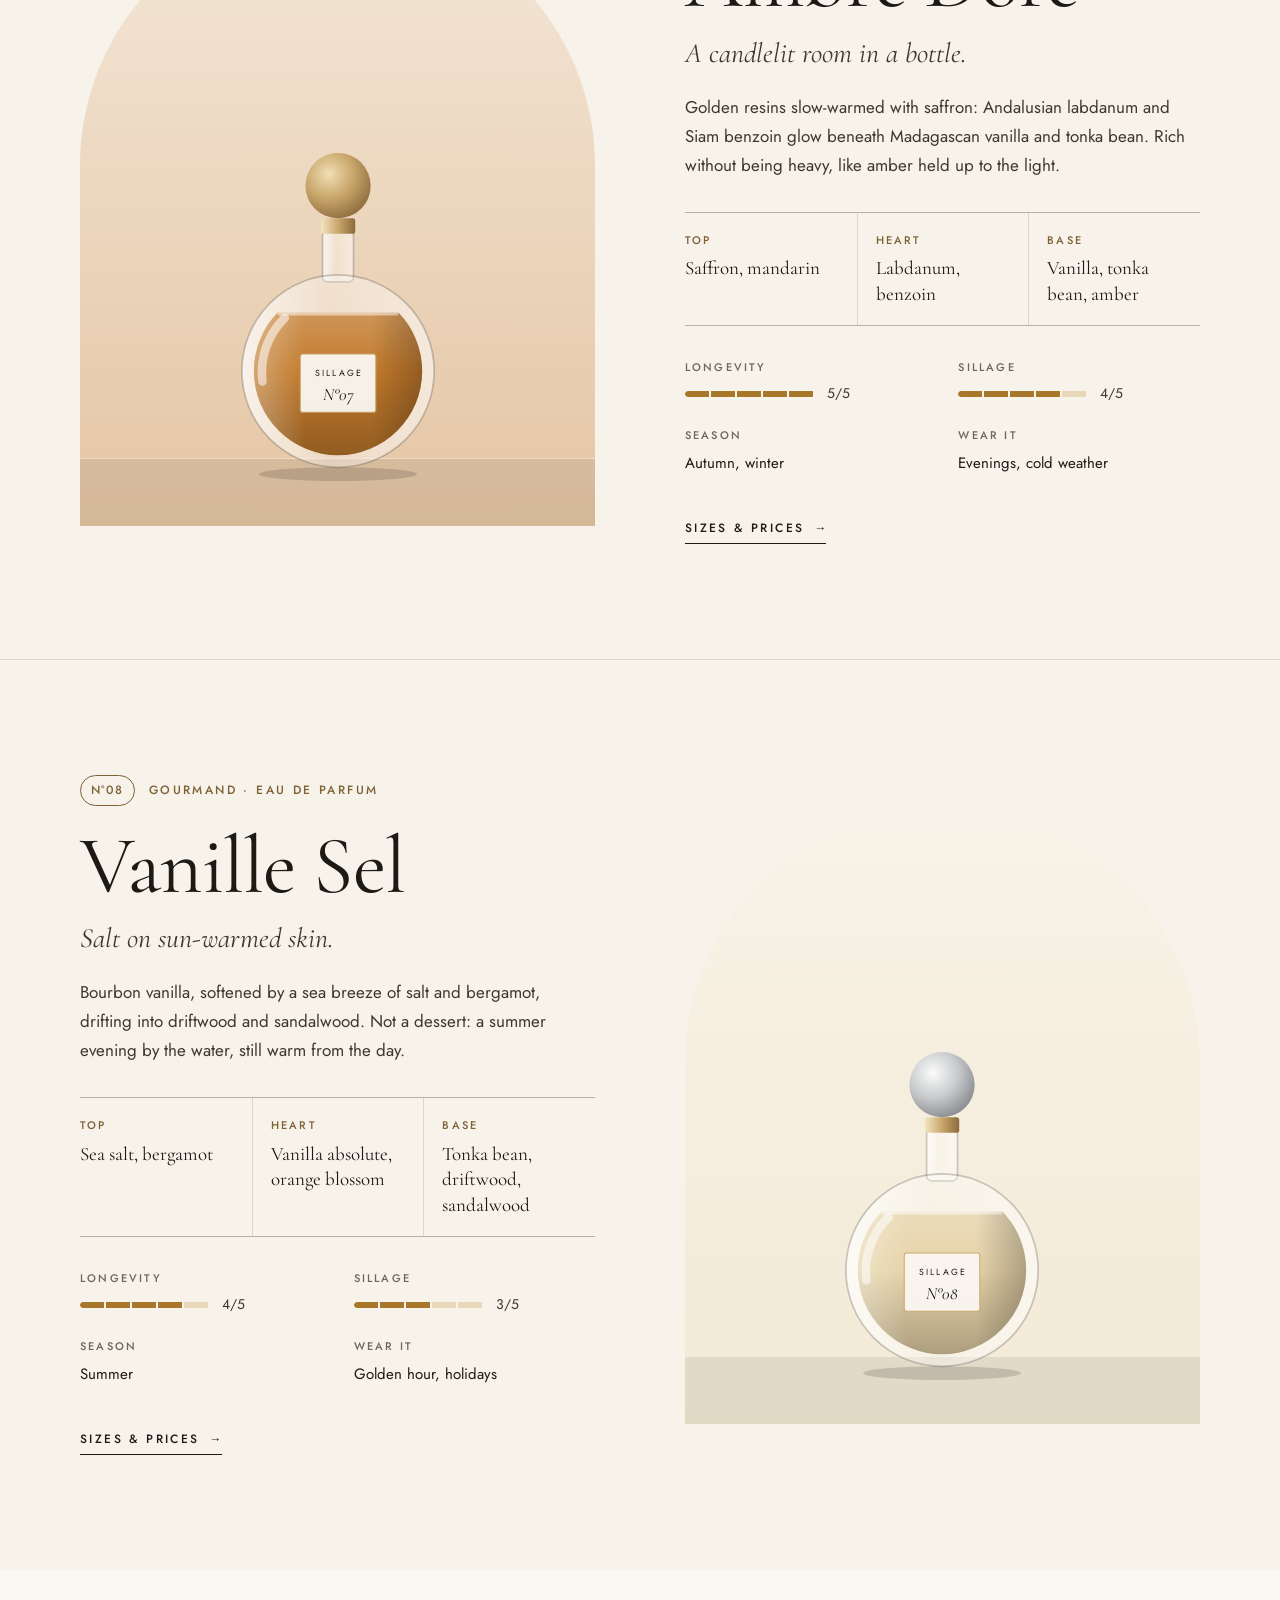
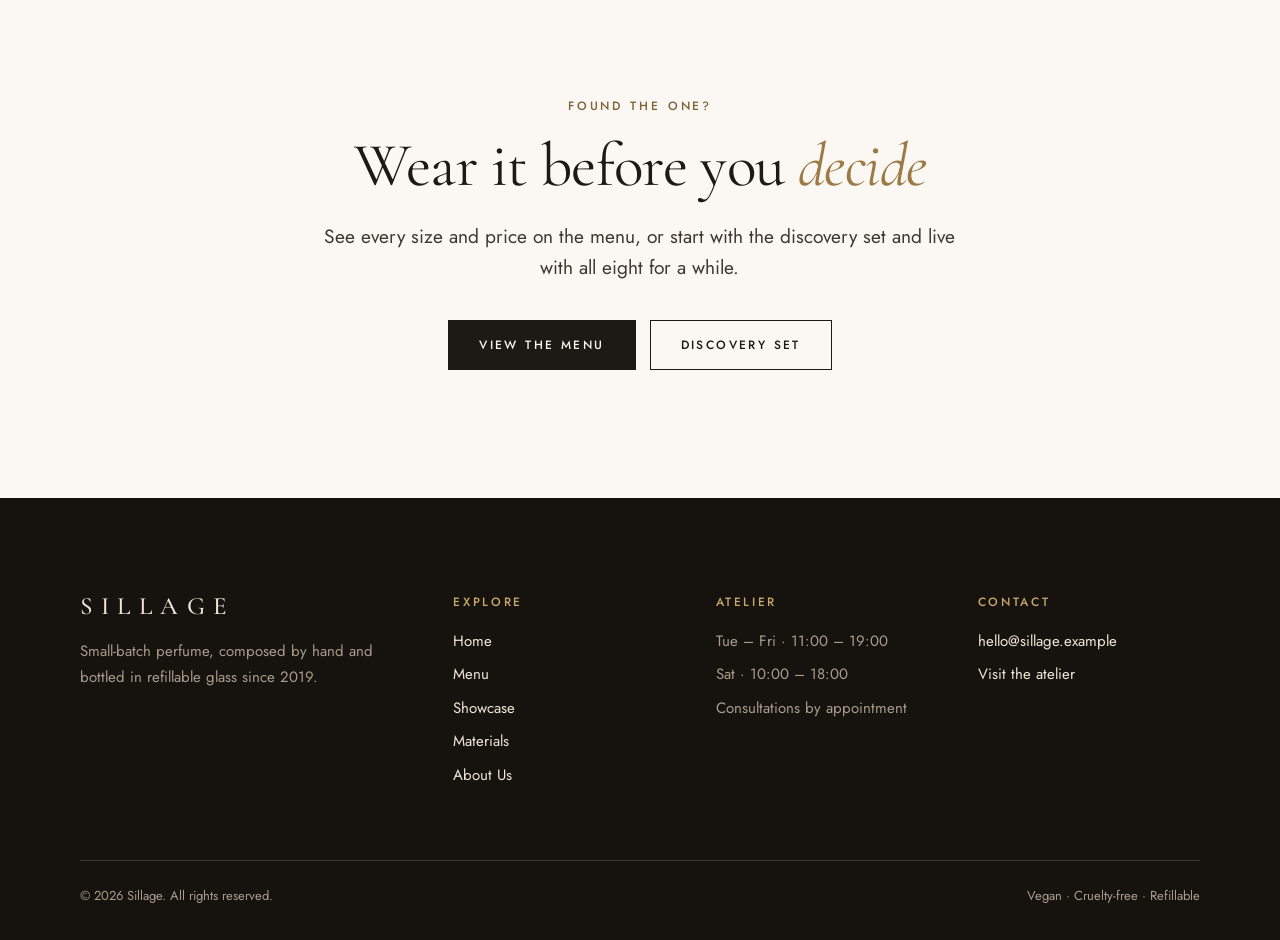
<file: showcase.html>
<!doctype html>
<html lang="en">
<head>
  <meta charset="utf-8">
  <meta name="viewport" content="width=device-width, initial-scale=1">
  <title>Showcase — Sillage</title>
  <meta name="description" content="The Sillage collection up close: eight fragrances with their notes, character and the moments we wear them.">
  <meta name="theme-color" content="#f7f2ea">
  <link rel="icon" href="assets/favicon.svg" type="image/svg+xml">
  <link rel="preconnect" href="https://fonts.googleapis.com">
  <link rel="preconnect" href="https://fonts.gstatic.com" crossorigin>
  <link rel="stylesheet" href="https://fonts.googleapis.com/css2?family=Cormorant+Garamond:ital,wght@0,400;0,500;0,600;1,400;1,500&family=Jost:wght@400;500&display=swap">
  <link rel="stylesheet" href="css/style.css">
  <script>document.documentElement.classList.add("js");</script>
  <script src="js/main.js" defer></script>
</head>
<body>
  <a class="skip-link" href="#main">Skip to content</a>

  <header class="site-header">
    <div class="container site-header__inner">
      <a class="brand" href="index.html">Sillage</a>
      <button class="nav-toggle" type="button" aria-expanded="false" aria-controls="site-nav" aria-label="Open navigation">
        <span class="nav-toggle__bar"></span>
        <span class="nav-toggle__bar"></span>
      </button>
      <nav class="nav" id="site-nav" aria-label="Main">
        <ul class="nav__list">
          <li><a class="nav__link" href="index.html">Home</a></li>
          <li><a class="nav__link" href="menu.html">Menu</a></li>
          <li><a class="nav__link" href="showcase.html" aria-current="page">Showcase</a></li>
          <li><a class="nav__link" href="materials.html">Materials</a></li>
          <li><a class="nav__link" href="about.html">About Us</a></li>
        </ul>
      </nav>
    </div>
  </header>

  <main id="main">
    <section class="page-hero">
      <div class="container">
        <p class="eyebrow">Showcase</p>
        <h1 class="page-hero__title">The collection, <em>up close</em></h1>
        <p class="lead">Eight fragrances and the stories behind them: what they smell like, how they wear, and the moments we reach for each one.</p>
      </div>
    </section>

    <nav class="showcase-index" aria-label="Jump to a fragrance">
      <div class="container">
        <ul class="index-strip">
          <li><a href="#aube"><span class="index-strip__bottle" data-bottle="tall" data-liquid="#e3bf62" data-cap="gold"></span><span class="index-strip__name">Aube</span></a></li>
          <li><a href="#figue-verte"><span class="index-strip__bottle" data-bottle="square" data-liquid="#9aab6e" data-cap="wood"></span><span class="index-strip__name">Figue Verte</span></a></li>
          <li><a href="#rose-nocturne"><span class="index-strip__bottle" data-bottle="round" data-liquid="#a8404f" data-cap="black"></span><span class="index-strip__name">Rose Nocturne</span></a></li>
          <li><a href="#pluie-diris"><span class="index-strip__bottle" data-bottle="tall" data-liquid="#a99bc9" data-cap="silver"></span><span class="index-strip__name">Pluie d’Iris</span></a></li>
          <li><a href="#bois-clair"><span class="index-strip__bottle" data-bottle="square" data-liquid="#d6b688" data-cap="wood"></span><span class="index-strip__name">Bois Clair</span></a></li>
          <li><a href="#oud-fume"><span class="index-strip__bottle" data-bottle="tall" data-liquid="#4a2a1e" data-cap="black"></span><span class="index-strip__name">Oud Fumé</span></a></li>
          <li><a href="#ambre-dore"><span class="index-strip__bottle" data-bottle="round" data-liquid="#c27a2c" data-cap="gold"></span><span class="index-strip__name">Ambre Doré</span></a></li>
          <li><a href="#vanille-sel"><span class="index-strip__bottle" data-bottle="round" data-liquid="#e6d3a8" data-cap="silver"></span><span class="index-strip__name">Vanille Sel</span></a></li>
        </ul>
      </div>
    </nav>

    <!-- N°01 Aube -->
    <section class="spotlight" id="aube" style="--tint: #e3bf62" aria-labelledby="aube-title">
      <div class="container spotlight__inner">
        <div class="spotlight__stage" data-reveal>
          <div class="spotlight__bottle" data-bottle="tall" data-liquid="#e3bf62" data-cap="gold" data-label="N°01"></div>
        </div>
        <div data-reveal>
          <p class="spotlight__meta"><span class="spotlight__num">N°01</span> Fresh · Eau de Parfum</p>
          <h2 class="spotlight__name" id="aube-title">Aube</h2>
          <p class="spotlight__tagline">The first quiet hour of the day.</p>
          <p class="spotlight__story">Calabrian bergamot and pink grapefruit open like curtains onto a garden of neroli and orange blossom, then settle into a clean skin of white musk and Haitian vetiver. Bright, calm and quietly optimistic.</p>
          <dl class="notes">
            <div><dt>Top</dt><dd>Bergamot, pink grapefruit, neroli</dd></div>
            <div><dt>Heart</dt><dd>Orange blossom, petitgrain</dd></div>
            <div><dt>Base</dt><dd>White musk, vetiver</dd></div>
          </dl>
          <dl class="traits">
            <div><dt>Longevity</dt><dd class="rating"><span class="meter" style="--value: 3" aria-hidden="true"></span><span class="rating__value"><span aria-hidden="true">3/5</span><span class="visually-hidden">3 out of 5</span></span></dd></div>
            <div><dt>Sillage</dt><dd class="rating"><span class="meter" style="--value: 2" aria-hidden="true"></span><span class="rating__value"><span aria-hidden="true">2/5</span><span class="visually-hidden">2 out of 5</span></span></dd></div>
            <div><dt>Season</dt><dd>Spring, summer</dd></div>
            <div><dt>Wear it</dt><dd>Mornings, the office, travel</dd></div>
          </dl>
          <a class="link-arrow" href="menu.html#aube">Sizes &amp; prices</a>
        </div>
      </div>
    </section>

    <!-- N°02 Figue Verte -->
    <section class="spotlight spotlight--flip" id="figue-verte" style="--tint: #9aab6e" aria-labelledby="figue-verte-title">
      <div class="container spotlight__inner">
        <div class="spotlight__stage" data-reveal>
          <div class="spotlight__bottle" data-bottle="square" data-liquid="#9aab6e" data-cap="wood" data-label="N°02"></div>
        </div>
        <div data-reveal>
          <p class="spotlight__meta"><span class="spotlight__num">N°02</span> Fresh · Eau de Parfum</p>
          <h2 class="spotlight__name" id="figue-verte-title">Figue Verte</h2>
          <p class="spotlight__tagline">Shade beneath a fig tree in July.</p>
          <p class="spotlight__story">Crushed fig leaves, green mandarin and blackcurrant bud, then the milky sweetness of ripe fruit, grounded by Atlas cedar and ambrette seed. A Mediterranean garden at the hottest hour of the day.</p>
          <dl class="notes">
            <div><dt>Top</dt><dd>Green mandarin, fig leaf, blackcurrant bud</dd></div>
            <div><dt>Heart</dt><dd>Fig milk, violet leaf</dd></div>
            <div><dt>Base</dt><dd>Atlas cedar, ambrette seed</dd></div>
          </dl>
          <dl class="traits">
            <div><dt>Longevity</dt><dd class="rating"><span class="meter" style="--value: 3" aria-hidden="true"></span><span class="rating__value"><span aria-hidden="true">3/5</span><span class="visually-hidden">3 out of 5</span></span></dd></div>
            <div><dt>Sillage</dt><dd class="rating"><span class="meter" style="--value: 3" aria-hidden="true"></span><span class="rating__value"><span aria-hidden="true">3/5</span><span class="visually-hidden">3 out of 5</span></span></dd></div>
            <div><dt>Season</dt><dd>Summer</dd></div>
            <div><dt>Wear it</dt><dd>Long lunches, weekends away</dd></div>
          </dl>
          <a class="link-arrow" href="menu.html#figue-verte">Sizes &amp; prices</a>
        </div>
      </div>
    </section>

    <!-- N°03 Rose Nocturne -->
    <section class="spotlight" id="rose-nocturne" style="--tint: #a8404f" aria-labelledby="rose-nocturne-title">
      <div class="container spotlight__inner">
        <div class="spotlight__stage" data-reveal>
          <div class="spotlight__bottle" data-bottle="round" data-liquid="#a8404f" data-cap="black" data-label="N°03"></div>
        </div>
        <div data-reveal>
          <p class="spotlight__meta"><span class="spotlight__num">N°03</span> Floral · Eau de Parfum</p>
          <h2 class="spotlight__name" id="rose-nocturne-title">Rose Nocturne</h2>
          <p class="spotlight__tagline">Rose, after dark.</p>
          <p class="spotlight__story">Damask rose from Isparta, sharpened with pink pepper and lychee, then wrapped in smoky Indonesian patchouli. A rose for after midnight: velvety, a little dangerous and impossible to ignore.</p>
          <dl class="notes">
            <div><dt>Top</dt><dd>Pink pepper, lychee</dd></div>
            <div><dt>Heart</dt><dd>Damask rose, geranium</dd></div>
            <div><dt>Base</dt><dd>Patchouli, ambroxan</dd></div>
          </dl>
          <dl class="traits">
            <div><dt>Longevity</dt><dd class="rating"><span class="meter" style="--value: 4" aria-hidden="true"></span><span class="rating__value"><span aria-hidden="true">4/5</span><span class="visually-hidden">4 out of 5</span></span></dd></div>
            <div><dt>Sillage</dt><dd class="rating"><span class="meter" style="--value: 4" aria-hidden="true"></span><span class="rating__value"><span aria-hidden="true">4/5</span><span class="visually-hidden">4 out of 5</span></span></dd></div>
            <div><dt>Season</dt><dd>Autumn, winter</dd></div>
            <div><dt>Wear it</dt><dd>Evenings, dinners, dancing</dd></div>
          </dl>
          <a class="link-arrow" href="menu.html#rose-nocturne">Sizes &amp; prices</a>
        </div>
      </div>
    </section>

    <!-- N°04 Pluie d'Iris -->
    <section class="spotlight spotlight--flip" id="pluie-diris" style="--tint: #a99bc9" aria-labelledby="pluie-diris-title">
      <div class="container spotlight__inner">
        <div class="spotlight__stage" data-reveal>
          <div class="spotlight__bottle" data-bottle="tall" data-liquid="#a99bc9" data-cap="silver" data-label="N°04"></div>
        </div>
        <div data-reveal>
          <p class="spotlight__meta"><span class="spotlight__num">N°04</span> Floral · Eau de Parfum</p>
          <h2 class="spotlight__name" id="pluie-diris-title">Pluie d’Iris</h2>
          <p class="spotlight__tagline">Soft as rain on a linen shirt.</p>
          <p class="spotlight__story">Tuscan orris butter, made from roots dried for three years before distillation, meets violet and soft suede in a powdery, luminous veil. It stays close to the skin and rewards anyone who leans in.</p>
          <dl class="notes">
            <div><dt>Top</dt><dd>Bergamot, aldehydes</dd></div>
            <div><dt>Heart</dt><dd>Orris butter, violet</dd></div>
            <div><dt>Base</dt><dd>Ambrette seed, suede, white musk</dd></div>
          </dl>
          <dl class="traits">
            <div><dt>Longevity</dt><dd class="rating"><span class="meter" style="--value: 4" aria-hidden="true"></span><span class="rating__value"><span aria-hidden="true">4/5</span><span class="visually-hidden">4 out of 5</span></span></dd></div>
            <div><dt>Sillage</dt><dd class="rating"><span class="meter" style="--value: 2" aria-hidden="true"></span><span class="rating__value"><span aria-hidden="true">2/5</span><span class="visually-hidden">2 out of 5</span></span></dd></div>
            <div><dt>Season</dt><dd>All year</dd></div>
            <div><dt>Wear it</dt><dd>Close to the skin, every day</dd></div>
          </dl>
          <a class="link-arrow" href="menu.html#pluie-diris">Sizes &amp; prices</a>
        </div>
      </div>
    </section>

    <!-- N°05 Bois Clair -->
    <section class="spotlight" id="bois-clair" style="--tint: #d6b688" aria-labelledby="bois-clair-title">
      <div class="container spotlight__inner">
        <div class="spotlight__stage" data-reveal>
          <div class="spotlight__bottle" data-bottle="square" data-liquid="#d6b688" data-cap="wood" data-label="N°05"></div>
        </div>
        <div data-reveal>
          <p class="spotlight__meta"><span class="spotlight__num">N°05</span> Woody · Eau de Parfum</p>
          <h2 class="spotlight__name" id="bois-clair-title">Bois Clair</h2>
          <p class="spotlight__tagline">Pale woods and warm skin.</p>
          <p class="spotlight__story">Green cardamom and violet leaf lift a creamy heart of sandalwood, iris and cedar. Warm, clean and understated, it’s the fragrance we wear when we aren’t testing anything else.</p>
          <dl class="notes">
            <div><dt>Top</dt><dd>Cardamom, violet leaf</dd></div>
            <div><dt>Heart</dt><dd>Iris, cedarwood</dd></div>
            <div><dt>Base</dt><dd>Sandalwood, white musk</dd></div>
          </dl>
          <dl class="traits">
            <div><dt>Longevity</dt><dd class="rating"><span class="meter" style="--value: 4" aria-hidden="true"></span><span class="rating__value"><span aria-hidden="true">4/5</span><span class="visually-hidden">4 out of 5</span></span></dd></div>
            <div><dt>Sillage</dt><dd class="rating"><span class="meter" style="--value: 3" aria-hidden="true"></span><span class="rating__value"><span aria-hidden="true">3/5</span><span class="visually-hidden">3 out of 5</span></span></dd></div>
            <div><dt>Season</dt><dd>All year</dd></div>
            <div><dt>Wear it</dt><dd>Day into evening</dd></div>
          </dl>
          <a class="link-arrow" href="menu.html#bois-clair">Sizes &amp; prices</a>
        </div>
      </div>
    </section>

    <!-- N°06 Oud Fumé -->
    <section class="spotlight spotlight--flip spotlight--dark" id="oud-fume" style="--tint: #4a2a1e" aria-labelledby="oud-fume-title">
      <div class="container spotlight__inner">
        <div class="spotlight__stage" data-reveal>
          <div class="spotlight__bottle" data-bottle="tall" data-liquid="#4a2a1e" data-cap="black" data-label="N°06"></div>
        </div>
        <div data-reveal>
          <p class="spotlight__meta"><span class="spotlight__num">N°06</span> Woody · Extrait de Parfum</p>
          <h2 class="spotlight__name" id="oud-fume-title">Oud Fumé</h2>
          <p class="spotlight__tagline">An old library with the fire still lit.</p>
          <p class="spotlight__story">Plantation-grown oud, birch-tar leather and Omani frankincense, cut with black pepper and resting on labdanum and vetiver. Composed as an extrait: dense, smoky and built to last into the next day.</p>
          <dl class="notes">
            <div><dt>Top</dt><dd>Black pepper, elemi</dd></div>
            <div><dt>Heart</dt><dd>Oud, leather, frankincense</dd></div>
            <div><dt>Base</dt><dd>Vetiver, labdanum, birch tar</dd></div>
          </dl>
          <dl class="traits">
            <div><dt>Longevity</dt><dd class="rating"><span class="meter" style="--value: 5" aria-hidden="true"></span><span class="rating__value"><span aria-hidden="true">5/5</span><span class="visually-hidden">5 out of 5</span></span></dd></div>
            <div><dt>Sillage</dt><dd class="rating"><span class="meter" style="--value: 5" aria-hidden="true"></span><span class="rating__value"><span aria-hidden="true">5/5</span><span class="visually-hidden">5 out of 5</span></span></dd></div>
            <div><dt>Season</dt><dd>Winter</dd></div>
            <div><dt>Wear it</dt><dd>Late evenings, special occasions</dd></div>
          </dl>
          <a class="link-arrow" href="menu.html#oud-fume">Sizes &amp; prices</a>
        </div>
      </div>
    </section>

    <!-- N°07 Ambre Doré -->
    <section class="spotlight" id="ambre-dore" style="--tint: #c27a2c" aria-labelledby="ambre-dore-title">
      <div class="container spotlight__inner">
        <div class="spotlight__stage" data-reveal>
          <div class="spotlight__bottle" data-bottle="round" data-liquid="#c27a2c" data-cap="gold" data-label="N°07"></div>
        </div>
        <div data-reveal>
          <p class="spotlight__meta"><span class="spotlight__num">N°07</span> Amber · Extrait de Parfum</p>
          <h2 class="spotlight__name" id="ambre-dore-title">Ambre Doré</h2>
          <p class="spotlight__tagline">A candlelit room in a bottle.</p>
          <p class="spotlight__story">Golden resins slow-warmed with saffron: Andalusian labdanum and Siam benzoin glow beneath Madagascan vanilla and tonka bean. Rich without being heavy, like amber held up to the light.</p>
          <dl class="notes">
            <div><dt>Top</dt><dd>Saffron, mandarin</dd></div>
            <div><dt>Heart</dt><dd>Labdanum, benzoin</dd></div>
            <div><dt>Base</dt><dd>Vanilla, tonka bean, amber</dd></div>
          </dl>
          <dl class="traits">
            <div><dt>Longevity</dt><dd class="rating"><span class="meter" style="--value: 5" aria-hidden="true"></span><span class="rating__value"><span aria-hidden="true">5/5</span><span class="visually-hidden">5 out of 5</span></span></dd></div>
            <div><dt>Sillage</dt><dd class="rating"><span class="meter" style="--value: 4" aria-hidden="true"></span><span class="rating__value"><span aria-hidden="true">4/5</span><span class="visually-hidden">4 out of 5</span></span></dd></div>
            <div><dt>Season</dt><dd>Autumn, winter</dd></div>
            <div><dt>Wear it</dt><dd>Evenings, cold weather</dd></div>
          </dl>
          <a class="link-arrow" href="menu.html#ambre-dore">Sizes &amp; prices</a>
        </div>
      </div>
    </section>

    <!-- N°08 Vanille Sel -->
    <section class="spotlight spotlight--flip" id="vanille-sel" style="--tint: #e6d3a8" aria-labelledby="vanille-sel-title">
      <div class="container spotlight__inner">
        <div class="spotlight__stage" data-reveal>
          <div class="spotlight__bottle" data-bottle="round" data-liquid="#e6d3a8" data-cap="silver" data-label="N°08"></div>
        </div>
        <div data-reveal>
          <p class="spotlight__meta"><span class="spotlight__num">N°08</span> Gourmand · Eau de Parfum</p>
          <h2 class="spotlight__name" id="vanille-sel-title">Vanille Sel</h2>
          <p class="spotlight__tagline">Salt on sun-warmed skin.</p>
          <p class="spotlight__story">Bourbon vanilla, softened by a sea breeze of salt and bergamot, drifting into driftwood and sandalwood. Not a dessert: a summer evening by the water, still warm from the day.</p>
          <dl class="notes">
            <div><dt>Top</dt><dd>Sea salt, bergamot</dd></div>
            <div><dt>Heart</dt><dd>Vanilla absolute, orange blossom</dd></div>
            <div><dt>Base</dt><dd>Tonka bean, driftwood, sandalwood</dd></div>
          </dl>
          <dl class="traits">
            <div><dt>Longevity</dt><dd class="rating"><span class="meter" style="--value: 4" aria-hidden="true"></span><span class="rating__value"><span aria-hidden="true">4/5</span><span class="visually-hidden">4 out of 5</span></span></dd></div>
            <div><dt>Sillage</dt><dd class="rating"><span class="meter" style="--value: 3" aria-hidden="true"></span><span class="rating__value"><span aria-hidden="true">3/5</span><span class="visually-hidden">3 out of 5</span></span></dd></div>
            <div><dt>Season</dt><dd>Summer</dd></div>
            <div><dt>Wear it</dt><dd>Golden hour, holidays</dd></div>
          </dl>
          <a class="link-arrow" href="menu.html#vanille-sel">Sizes &amp; prices</a>
        </div>
      </div>
    </section>

    <!-- Closing call to action -->
    <section class="section section--paper">
      <div class="container">
        <div class="section-head section-head--center closing" data-reveal>
          <p class="eyebrow">Found the one?</p>
          <h2>Wear it before you <em>decide</em></h2>
          <p class="lead">See every size and price on the menu, or start with the discovery set and live with all eight for a while.</p>
          <div class="closing__actions">
            <a class="btn btn--solid" href="menu.html">View the menu</a>
            <a class="btn btn--ghost" href="menu.html#services">Discovery set</a>
          </div>
        </div>
      </div>
    </section>
  </main>

  <footer class="site-footer">
    <div class="container">
      <div class="footer__grid">
        <div class="footer__brand">
          <a class="brand" href="index.html">Sillage</a>
          <p>Small-batch perfume, composed by hand and bottled in refillable glass since 2019.</p>
        </div>
        <div>
          <h2 class="footer__title">Explore</h2>
          <ul class="footer__list">
            <li><a href="index.html">Home</a></li>
            <li><a href="menu.html">Menu</a></li>
            <li><a href="showcase.html">Showcase</a></li>
            <li><a href="materials.html">Materials</a></li>
            <li><a href="about.html">About Us</a></li>
          </ul>
        </div>
        <div>
          <h2 class="footer__title">Atelier</h2>
          <ul class="footer__list">
            <li>Tue – Fri · 11:00 – 19:00</li>
            <li>Sat · 10:00 – 18:00</li>
            <li>Consultations by appointment</li>
          </ul>
        </div>
        <div>
          <h2 class="footer__title">Contact</h2>
          <ul class="footer__list">
            <li><a href="mailto:hello@sillage.example">hello@sillage.example</a></li>
            <li><a href="about.html#visit">Visit the atelier</a></li>
          </ul>
        </div>
      </div>
      <div class="footer__bottom">
        <p>© <span data-year>2026</span> Sillage. All rights reserved.</p>
        <p>Vegan · Cruelty-free · Refillable</p>
      </div>
    </div>
  </footer>
</body>
</html>
</file>
<file: css/style.css>
/* ==========================================================================
   Sillage — Maison de Parfum
   One stylesheet shared by every page.

   1.  Design tokens
   2.  Base & typography
   3.  Layout helpers
   4.  Buttons & links
   5.  Header & navigation
   6.  Footer
   7.  Home
   8.  Inner-page hero
   9.  Filters
   10. Menu
   11. Showcase
   12. Materials
   13. About
   14. Motion
   15. Responsive
   ========================================================================== */

/* ---------- 1. Design tokens ---------- */
:root {
  --ivory: #f7f2ea;
  --paper: #fbf8f3;
  --sand: #efe5d6;
  --ink: #1d1a16;
  --ink-soft: #3f3832;
  --muted: #6f655a;
  --line: rgba(29, 26, 22, 0.13);
  --line-strong: rgba(29, 26, 22, 0.3);

  --gold: #9c7a46;        /* accents, rules and large type */
  --gold-text: #7f6136;   /* small gold text on light backgrounds */
  --gold-light: #c9a66b;  /* gold on dark backgrounds */

  --night: #16130f;
  --night-soft: #231e19;
  --on-night: #efe6d8;
  --on-night-muted: #a89c8c;
  --on-night-line: rgba(239, 230, 216, 0.16);

  /* Chart marks (meters, range bars), checked for chroma and contrast */
  --chart-mark: #a8772a;
  --chart-track: #e8d8b9;
  --chart-mark-dark: #b9842c;
  --chart-track-dark: #3f3324;

  --font-display: "Cormorant Garamond", "Iowan Old Style", Georgia, serif;
  --font-body: "Jost", "Avenir Next", "Segoe UI", Arial, sans-serif;

  --container: 1200px;
  --gutter: clamp(16px, 4vw, 40px);
  --section: clamp(72px, 10vw, 136px);
  --header-h: 76px;
  --ease: cubic-bezier(0.2, 0.7, 0.2, 1);
}

/* ---------- 2. Base & typography ---------- */
*,
*::before,
*::after {
  box-sizing: border-box;
}

html {
  -webkit-text-size-adjust: 100%;
  text-size-adjust: 100%;
  scroll-behavior: smooth;
  scroll-padding-top: calc(var(--header-h) + 16px);
}

body {
  margin: 0;
  background: var(--ivory);
  color: var(--ink);
  font-family: var(--font-body);
  font-size: 17px;
  font-weight: 400;
  line-height: 1.7;
  -webkit-font-smoothing: antialiased;
  -moz-osx-font-smoothing: grayscale;
}

body.nav-open {
  overflow: hidden;
}

h1,
h2,
h3,
h4 {
  margin: 0 0 0.5em;
  font-family: var(--font-display);
  font-weight: 400;
  line-height: 1.08;
  letter-spacing: -0.01em;
}

h1,
h2,
h3 {
  text-wrap: balance;
}

h1 { font-size: clamp(48px, 7.4vw, 104px); }
h2 { font-size: clamp(36px, 4.8vw, 64px); }
h3 { font-size: clamp(24px, 2.2vw, 30px); font-weight: 500; }

h1 em,
h2 em {
  color: var(--gold);
}

p {
  margin: 0 0 1.1em;
  text-wrap: pretty;
}

a {
  color: inherit;
  text-decoration-thickness: 1px;
  text-underline-offset: 3px;
}

svg {
  display: block;
  max-width: 100%;
}

[hidden] {
  display: none !important;
}

::selection {
  background: var(--gold-light);
  color: var(--ink);
}

:focus-visible {
  outline: 2px solid var(--gold);
  outline-offset: 3px;
}

.visually-hidden {
  position: absolute !important;
  width: 1px;
  height: 1px;
  margin: -1px;
  padding: 0;
  overflow: hidden;
  clip: rect(0 0 0 0);
  white-space: nowrap;
  border: 0;
}

.skip-link {
  position: absolute;
  top: -100px;
  left: 16px;
  z-index: 200;
  padding: 10px 18px;
  background: var(--ink);
  color: var(--ivory);
  text-decoration: none;
}

.skip-link:focus {
  top: 16px;
}

.eyebrow {
  margin: 0 0 18px;
  font-family: var(--font-body);
  font-size: 12px;
  font-weight: 500;
  letter-spacing: 0.24em;
  line-height: 1.4;
  text-transform: uppercase;
  color: var(--gold-text);
}

.lead {
  max-width: 34em;
  font-size: clamp(18px, 1.5vw, 20px);
  line-height: 1.65;
  color: var(--ink-soft);
}

/* ---------- 3. Layout helpers ---------- */
.container {
  width: 100%;
  max-width: var(--container);
  margin-inline: auto;
  padding-inline: var(--gutter);
}

.section {
  padding-block: var(--section);
}

.section--tight {
  padding-block: clamp(48px, 6vw, 80px) var(--section);
}

.section--paper { background: var(--paper); }
.section--sand { background: var(--sand); }

.section-head {
  max-width: 680px;
  margin-bottom: clamp(40px, 6vw, 72px);
}

.section-head h2 {
  margin-bottom: 0.35em;
}

.section-head .lead {
  margin-bottom: 0;
}

.section-head--center {
  margin-inline: auto;
  text-align: center;
}

.section-head--center .lead {
  margin-inline: auto;
}

.section-head--split {
  display: flex;
  flex-wrap: wrap;
  align-items: flex-end;
  justify-content: space-between;
  gap: 24px;
  max-width: none;
}

.section-head--split h2 {
  margin-bottom: 0;
}

.split {
  display: grid;
  grid-template-columns: repeat(2, minmax(0, 1fr));
  gap: clamp(40px, 7vw, 112px);
  align-items: center;
}

.feature-grid {
  display: grid;
  grid-template-columns: repeat(4, minmax(0, 1fr));
  gap: clamp(28px, 3vw, 40px);
  margin: 0;
  padding: 0;
  list-style: none;
}

.feature {
  padding-top: 24px;
  border-top: 1px solid var(--ink);
}

.feature__num {
  display: block;
  font-family: var(--font-display);
  font-size: 22px;
  font-style: italic;
  line-height: 1;
  color: var(--gold-text);
}

.feature h3 {
  margin: 16px 0 10px;
}

.feature p {
  margin: 0;
  font-size: 15px;
  line-height: 1.65;
  color: var(--muted);
}

/* ---------- 4. Buttons & links ---------- */
.btn {
  display: inline-flex;
  align-items: center;
  justify-content: center;
  min-height: 50px;
  padding: 0 30px;
  border: 1px solid var(--ink);
  font-family: var(--font-body);
  font-size: 12px;
  font-weight: 500;
  letter-spacing: 0.2em;
  line-height: 1.2;
  text-align: center;
  text-decoration: none;
  text-transform: uppercase;
  cursor: pointer;
  transition: background-color 0.35s var(--ease), color 0.35s var(--ease), border-color 0.35s var(--ease);
}

.btn--solid {
  background: var(--ink);
  color: var(--ivory);
}

.btn--solid:hover {
  background: transparent;
  color: var(--ink);
}

.btn--ghost {
  background: transparent;
  color: var(--ink);
}

.btn--ghost:hover {
  background: var(--ink);
  color: var(--ivory);
}

.btn--light {
  border-color: var(--on-night);
  background: var(--on-night);
  color: var(--night);
}

.btn--light:hover {
  background: transparent;
  color: var(--on-night);
}

.link-arrow {
  display: inline-flex;
  align-items: center;
  gap: 10px;
  padding-bottom: 6px;
  border-bottom: 1px solid currentColor;
  font-size: 12px;
  font-weight: 500;
  letter-spacing: 0.2em;
  line-height: 1.3;
  text-decoration: none;
  text-transform: uppercase;
}

.link-arrow::after {
  content: "→";
  letter-spacing: 0;
  transition: transform 0.35s var(--ease);
}

.link-arrow:hover::after {
  transform: translateX(4px);
}

/* ---------- 5. Header & navigation ---------- */
.site-header {
  position: sticky;
  top: 0;
  z-index: 100;
  border-bottom: 1px solid transparent;
  transition: border-color 0.3s ease;
}

/* The blur lives on a pseudo-element so the fixed mobile menu
   is positioned against the viewport, not the header. */
.site-header::before {
  content: "";
  position: absolute;
  inset: 0;
  z-index: -1;
  background: rgba(247, 242, 234, 0.86);
  -webkit-backdrop-filter: blur(14px) saturate(1.3);
  backdrop-filter: blur(14px) saturate(1.3);
}

.site-header.is-scrolled {
  border-bottom-color: var(--line);
}

.site-header__inner {
  display: flex;
  align-items: center;
  justify-content: space-between;
  gap: 24px;
  min-height: var(--header-h);
}

.brand {
  font-family: var(--font-display);
  font-size: 25px;
  font-weight: 500;
  letter-spacing: 0.34em;
  line-height: 1;
  text-decoration: none;
  text-transform: uppercase;
}

.nav__list {
  display: flex;
  flex-wrap: wrap;
  align-items: center;
  gap: 4px clamp(22px, 3vw, 42px);
  margin: 0;
  padding: 0;
  list-style: none;
}

.nav__link {
  position: relative;
  display: inline-block;
  padding: 8px 0;
  font-size: 12px;
  font-weight: 500;
  letter-spacing: 0.2em;
  text-decoration: none;
  text-transform: uppercase;
}

.nav__link::after {
  content: "";
  position: absolute;
  right: 0;
  bottom: 2px;
  left: 0;
  height: 1px;
  background: currentColor;
  transform: scaleX(0);
  transform-origin: right;
  transition: transform 0.45s var(--ease);
}

.nav__link:hover::after,
.nav__link[aria-current="page"]::after {
  transform: scaleX(1);
  transform-origin: left;
}

.nav-toggle {
  display: none;
  position: relative;
  width: 44px;
  height: 44px;
  margin-right: -10px;
  padding: 0;
  border: 0;
  background: transparent;
  color: var(--ink);
  cursor: pointer;
}

.nav-toggle__bar {
  position: absolute;
  right: 10px;
  left: 10px;
  height: 1.5px;
  background: currentColor;
  transition: transform 0.35s var(--ease), top 0.35s var(--ease);
}

.nav-toggle__bar:nth-child(1) { top: 17px; }
.nav-toggle__bar:nth-child(2) { top: 26px; }

.nav-toggle[aria-expanded="true"] .nav-toggle__bar:nth-child(1) {
  top: 21px;
  transform: rotate(45deg);
}

.nav-toggle[aria-expanded="true"] .nav-toggle__bar:nth-child(2) {
  top: 21px;
  transform: rotate(-45deg);
}

/* ---------- 6. Footer ---------- */
.site-footer {
  padding-block: clamp(64px, 8vw, 96px) 32px;
  background: var(--night);
  color: var(--on-night-muted);
  font-size: 15px;
}

.footer__grid {
  display: grid;
  grid-template-columns: 1.5fr repeat(3, minmax(0, 1fr));
  gap: 40px;
}

.footer__brand .brand {
  display: inline-block;
  margin-bottom: 20px;
  color: var(--on-night);
}

.footer__brand p {
  max-width: 26em;
  margin: 0;
}

.footer__title {
  margin: 0 0 18px;
  font-family: var(--font-body);
  font-size: 12px;
  font-weight: 500;
  letter-spacing: 0.22em;
  line-height: 1.4;
  text-transform: uppercase;
  color: var(--gold-light);
}

.footer__list {
  display: grid;
  gap: 8px;
  margin: 0;
  padding: 0;
  list-style: none;
}

.footer__list a {
  color: var(--on-night);
  text-decoration: none;
  transition: color 0.3s ease;
}

.footer__list a:hover {
  color: var(--gold-light);
}

.footer__bottom {
  display: flex;
  flex-wrap: wrap;
  justify-content: space-between;
  gap: 8px 24px;
  margin-top: clamp(48px, 6vw, 72px);
  padding-top: 24px;
  border-top: 1px solid var(--on-night-line);
  font-size: 13px;
}

.footer__bottom p {
  margin: 0;
}

/* ---------- 7. Home ---------- */
.hero {
  padding-block: clamp(32px, 5vw, 72px) clamp(64px, 8vw, 112px);
  overflow: hidden;
}

.hero__inner {
  display: grid;
  grid-template-columns: minmax(0, 1.05fr) minmax(0, 0.95fr);
  gap: clamp(40px, 6vw, 96px);
  align-items: center;
}

.hero__title {
  margin-bottom: 0.32em;
  font-size: clamp(60px, 9.5vw, 136px);
  line-height: 0.92;
  letter-spacing: -0.02em;
}

.hero__actions {
  display: flex;
  flex-wrap: wrap;
  gap: 14px;
  margin-top: 40px;
}

.hero__visual {
  position: relative;
  width: 100%;
  max-width: 500px;
  aspect-ratio: 4 / 5;
  justify-self: center;
}

.hero__arch {
  position: absolute;
  inset: 0 6% 7%;
  border-radius: 999px 999px 0 0;
  background:
    radial-gradient(70% 50% at 50% 28%, rgba(251, 243, 228, 0.9) 0%, rgba(251, 243, 228, 0) 70%),
    linear-gradient(180deg, #ead9bf 0%, #dcc29e 100%);
}

.hero__plinth {
  position: absolute;
  right: 0;
  bottom: 0;
  left: 0;
  height: 9%;
  background: linear-gradient(180deg, #eadbc4 0 22%, #cfb18a 22% 100%);
  box-shadow: 0 30px 50px -30px rgba(29, 26, 22, 0.45);
}

.hero__bottle {
  position: absolute;
  bottom: 6%;
}

.hero__bottle--left {
  left: 9%;
  z-index: 1;
  width: 29%;
}

.hero__bottle--center {
  left: 34%;
  z-index: 2;
  width: 33%;
}

.hero__bottle--right {
  right: 9%;
  z-index: 1;
  width: 28%;
}

/* Scrolling list of materials */
.marquee {
  overflow: hidden;
  padding-block: 20px;
  border-block: 1px solid var(--line);
}

.marquee__track {
  display: flex;
  width: max-content;
  animation: marquee 60s linear infinite;
}

.marquee:hover .marquee__track {
  animation-play-state: paused;
}

.marquee__group {
  display: flex;
  flex-shrink: 0;
  margin: 0;
  padding: 0;
  list-style: none;
}

.marquee__group li {
  display: flex;
  align-items: center;
  font-family: var(--font-display);
  font-size: clamp(22px, 2.4vw, 30px);
  font-style: italic;
  white-space: nowrap;
  color: var(--ink-soft);
}

.marquee__group li::after {
  content: "✦";
  margin-inline: 32px;
  font-size: 0.5em;
  font-style: normal;
  color: var(--gold);
}

/* Intro + definition */
.intro__inner {
  display: grid;
  grid-template-columns: minmax(0, 0.9fr) minmax(0, 1.1fr);
  gap: clamp(48px, 8vw, 128px);
  align-items: center;
}

.definition {
  position: relative;
  padding: clamp(32px, 4vw, 56px);
  border: 1px solid var(--line);
  background: var(--paper);
}

.definition::before {
  content: "";
  position: absolute;
  inset: 8px;
  border: 1px solid var(--line);
  pointer-events: none;
}

.definition__word {
  margin: 0;
  font-family: var(--font-display);
  font-size: clamp(56px, 6vw, 84px);
  font-style: italic;
  line-height: 1;
}

.definition__word dfn {
  font-style: inherit;
}

.definition__meta {
  margin: 12px 0 24px;
  font-size: 14px;
  letter-spacing: 0.06em;
  color: var(--muted);
}

.definition__meta em {
  font-family: var(--font-display);
  font-size: 18px;
}

.definition__text {
  margin: 0;
  padding-top: 24px;
  border-top: 1px solid var(--line);
  font-family: var(--font-display);
  font-size: clamp(22px, 2vw, 27px);
  line-height: 1.4;
}

/* Key figures: same sans as body copy, proportional numerals */
.stats {
  display: grid;
  grid-template-columns: repeat(3, minmax(0, 1fr));
  gap: 24px;
  margin: 40px 0 44px;
  padding-block: 28px;
  border-block: 1px solid var(--line);
}

.stats div {
  display: flex;
  flex-direction: column-reverse;
  justify-content: flex-end;
  gap: 6px;
}

.stats dt {
  font-size: 14px;
  line-height: 1.4;
  color: var(--muted);
}

.stats dd {
  margin: 0;
  font-family: var(--font-body);
  font-size: clamp(36px, 3.6vw, 48px);
  font-weight: 400;
  line-height: 1;
}

/* Product cards */
.product-grid {
  display: grid;
  grid-template-columns: repeat(4, minmax(0, 1fr));
  gap: clamp(16px, 2vw, 28px);
}

.product-card {
  display: flex;
  flex-direction: column;
  color: inherit;
  text-decoration: none;
}

.product-card__stage {
  display: flex;
  align-items: flex-end;
  justify-content: center;
  aspect-ratio: 4 / 5;
  padding-bottom: 9%;
  overflow: hidden;
  background: var(--sand);
  background: radial-gradient(90% 70% at 50% 88%,
    color-mix(in srgb, var(--tint) 55%, var(--paper)) 0%,
    color-mix(in srgb, var(--tint) 22%, var(--paper)) 55%,
    color-mix(in srgb, var(--tint) 10%, var(--paper)) 100%);
}

.product-card__bottle {
  width: 44%;
  transition: transform 0.6s var(--ease);
}

.product-card:hover .product-card__bottle,
.product-card:focus-visible .product-card__bottle {
  transform: translateY(-8px) rotate(-2deg);
}

.product-card__body {
  padding-top: 20px;
}

.product-card__meta {
  margin: 0 0 6px;
  font-size: 11px;
  font-weight: 500;
  letter-spacing: 0.2em;
  line-height: 1.5;
  text-transform: uppercase;
  color: var(--gold-text);
}

.product-card__name {
  margin: 0 0 6px;
  font-size: clamp(28px, 2.4vw, 34px);
  font-weight: 400;
}

.product-card__notes {
  margin: 0 0 12px;
  font-size: 15px;
  line-height: 1.5;
  color: var(--muted);
}

.product-card__price {
  margin: 0;
  font-size: 14px;
  letter-spacing: 0.06em;
}

/* Scent family tiles */
.family-grid {
  display: grid;
  grid-template-columns: repeat(4, minmax(0, 1fr));
  gap: 1px;
  border: 1px solid var(--line);
  background: var(--line);
}

.family-tile {
  display: flex;
  flex-direction: column;
  gap: 12px;
  min-height: 340px;
  padding: clamp(28px, 3vw, 40px);
  background: var(--ivory);
  color: inherit;
  text-decoration: none;
  transition: background-color 0.4s var(--ease);
}

.family-tile:hover {
  background: var(--paper);
}

.family-tile__swatch {
  width: 64px;
  height: 64px;
  border-radius: 50%;
  background: linear-gradient(135deg, var(--from), var(--to));
  transition: transform 0.6s var(--ease);
}

.family-tile:hover .family-tile__swatch {
  transform: scale(1.12);
}

.family-tile__name {
  margin: 28px 0 0;
  font-size: clamp(30px, 2.6vw, 38px);
  font-weight: 400;
}

.family-tile__desc {
  margin: 0;
  font-size: 15px;
  line-height: 1.6;
  color: var(--muted);
}

.family-tile__list {
  margin: auto 0 0;
  padding-top: 14px;
  border-top: 1px solid var(--line);
  font-size: 11px;
  font-weight: 500;
  letter-spacing: 0.18em;
  text-transform: uppercase;
  color: var(--gold-text);
}

/* Discovery set band */
.cta {
  overflow: hidden;
  background: var(--night-soft);
  color: var(--on-night);
  text-align: center;
}

.cta__inner {
  display: flex;
  flex-direction: column;
  align-items: center;
}

.cta .eyebrow { color: var(--gold-light); }
.cta h2 em { color: var(--gold-light); }

.cta .lead {
  margin-inline: auto;
  color: var(--on-night-muted);
}

.cta .btn {
  margin-top: 16px;
}

.vial-row {
  display: flex;
  align-items: flex-end;
  justify-content: center;
  gap: clamp(4px, 1.6vw, 22px);
  width: 100%;
  max-width: 760px;
  margin: 0 auto 48px;
}

.vial-row > * {
  width: clamp(30px, 6vw, 64px);
}

/* Materials teaser */
.origin-list {
  margin: 0;
  padding: 0;
  list-style: none;
  border-top: 1px solid var(--line-strong);
}

.origin-list li {
  display: grid;
  grid-template-columns: auto minmax(0, 1fr) auto;
  gap: 18px;
  align-items: center;
  padding-block: 20px;
  border-bottom: 1px solid var(--line-strong);
}

.origin-list__swatch {
  width: 28px;
  height: 28px;
  border-radius: 50%;
  background: var(--swatch);
  box-shadow: inset 0 0 0 1px rgba(29, 26, 22, 0.1);
}

.origin-list__name {
  font-family: var(--font-display);
  font-size: clamp(22px, 2vw, 28px);
  line-height: 1.2;
}

.origin-list__place {
  font-size: 12px;
  font-weight: 500;
  letter-spacing: 0.16em;
  text-align: right;
  text-transform: uppercase;
  color: var(--ink-soft);
}

/* ---------- 8. Inner-page hero ---------- */
.page-hero {
  position: relative;
  overflow: hidden;
  padding-block: clamp(56px, 8vw, 112px) clamp(48px, 6vw, 80px);
  border-bottom: 1px solid var(--line);
}

.page-hero::after {
  content: "";
  position: absolute;
  top: -40%;
  right: -12%;
  width: min(640px, 90vw);
  aspect-ratio: 1;
  border-radius: 50%;
  background: radial-gradient(circle, rgba(201, 166, 107, 0.24) 0%, rgba(201, 166, 107, 0) 65%);
  pointer-events: none;
}

.page-hero .container {
  position: relative;
  z-index: 1;
}

.page-hero__title {
  max-width: 13ch;
  margin-bottom: 0.3em;
}

.page-hero .lead {
  margin-bottom: 0;
}

/* ---------- 9. Filters ---------- */
.filter-bar {
  display: flex;
  flex-wrap: wrap;
  align-items: center;
  justify-content: space-between;
  gap: 16px 24px;
  margin-bottom: clamp(32px, 4vw, 48px);
}

.filter {
  display: flex;
  flex-wrap: wrap;
  gap: 10px;
}

.filter__btn {
  min-height: 42px;
  padding: 0 20px;
  border: 1px solid var(--line-strong);
  border-radius: 999px;
  background: transparent;
  color: var(--ink);
  font-family: var(--font-body);
  font-size: 12px;
  font-weight: 500;
  letter-spacing: 0.16em;
  text-transform: uppercase;
  cursor: pointer;
  transition: background-color 0.3s var(--ease), color 0.3s var(--ease), border-color 0.3s var(--ease);
}

.filter__btn:hover {
  border-color: var(--ink);
}

.filter__btn[aria-pressed="true"] {
  border-color: var(--ink);
  background: var(--ink);
  color: var(--ivory);
}

.filter__count {
  margin: 0;
  font-size: 14px;
  color: var(--muted);
}

/* ---------- 10. Menu ---------- */
.menu-card {
  position: relative;
  max-width: 980px;
  margin-inline: auto;
  padding: clamp(36px, 6vw, 80px) clamp(20px, 6vw, 80px);
  border: 1px solid var(--line);
  background: var(--paper);
}

.menu-card::before {
  content: "";
  position: absolute;
  inset: 10px;
  border: 1px solid var(--line);
  pointer-events: none;
}

.menu-card__head {
  margin-bottom: clamp(40px, 5vw, 64px);
  text-align: center;
}

.menu-card__brand {
  margin: 0;
  font-family: var(--font-display);
  font-size: 20px;
  letter-spacing: 0.4em;
  text-transform: uppercase;
}

.menu-card__title {
  margin: 6px 0 12px;
  font-family: var(--font-display);
  font-size: clamp(28px, 3.2vw, 40px);
  font-style: italic;
  line-height: 1.2;
}

.menu-card__ornament {
  font-size: 14px;
  color: var(--gold);
}

.menu-section + .menu-section {
  margin-top: clamp(48px, 6vw, 72px);
}

.menu-section__head {
  margin-bottom: 20px;
  text-align: center;
}

.menu-section__title {
  margin: 0;
  font-size: clamp(34px, 3.6vw, 46px);
  font-style: italic;
}

.menu-section__desc {
  margin: 6px 0 0;
  font-size: 12px;
  font-weight: 500;
  letter-spacing: 0.2em;
  text-transform: uppercase;
  color: var(--gold-text);
}

.menu-cols,
.menu-item {
  display: grid;
  grid-template-columns: minmax(0, 1fr) repeat(3, 84px);
  column-gap: 8px;
}

.menu-cols {
  padding-bottom: 10px;
  border-bottom: 1px solid var(--line-strong);
  font-size: 11px;
  font-weight: 500;
  letter-spacing: 0.18em;
  text-transform: uppercase;
  color: var(--muted);
}

.menu-cols span {
  text-align: right;
}

.menu-item {
  align-items: baseline;
  row-gap: 6px;
  padding-block: 22px;
  border-bottom: 1px solid var(--line);
}

.menu-item__line {
  display: flex;
  align-items: baseline;
  gap: 14px;
  min-width: 0;
}

.menu-item__name {
  margin: 0;
  font-size: clamp(26px, 2.6vw, 32px);
  font-weight: 500;
  white-space: nowrap;
}

.menu-item__swatch {
  display: inline-block;
  width: 11px;
  height: 11px;
  margin-right: 12px;
  border-radius: 50%;
  background: var(--tint);
  box-shadow: inset 0 0 0 1px rgba(29, 26, 22, 0.15);
  vertical-align: 0.12em;
}

.menu-item__num {
  margin-right: 2px;
  font-family: var(--font-body);
  font-size: 11px;
  font-weight: 500;
  letter-spacing: 0.16em;
  color: var(--gold-text);
  vertical-align: 0.4em;
}

.menu-item__leader {
  flex: 1;
  min-width: 24px;
  border-bottom: 1px dotted var(--line-strong);
  transform: translateY(-0.3em);
}

.menu-item__price {
  margin: 0;
  font-family: var(--font-display);
  font-size: clamp(22px, 2vw, 26px);
  font-variant-numeric: lining-nums tabular-nums;
  line-height: 1.2;
  text-align: right;
}

/* Sizes sit in the column headings on wide screens and beside each price on phones */
.menu-item__size {
  position: absolute;
  width: 1px;
  height: 1px;
  overflow: hidden;
  clip: rect(0 0 0 0);
  white-space: nowrap;
}

.menu-item__notes {
  grid-column: 1;
  margin: 0;
  font-size: 15px;
  line-height: 1.6;
  color: var(--muted);
}

.menu-item__conc {
  margin-right: 2px;
  font-size: 11px;
  font-weight: 500;
  letter-spacing: 0.16em;
  text-transform: uppercase;
  color: var(--ink-soft);
}

.services {
  display: grid;
  grid-template-columns: repeat(4, minmax(0, 1fr));
  gap: 1px;
  border: 1px solid var(--line);
  background: var(--line);
}

.service {
  padding: clamp(24px, 3vw, 36px);
  background: var(--paper);
}

.service h3 {
  margin-bottom: 6px;
}

.service__price {
  margin: 0 0 16px;
  font-size: 12px;
  font-weight: 500;
  letter-spacing: 0.18em;
  text-transform: uppercase;
  color: var(--gold-text);
}

.service__text {
  margin: 0;
  font-size: 15px;
  line-height: 1.65;
  color: var(--muted);
}

.fine-print {
  margin: 24px 0 0;
  font-size: 13px;
  color: var(--muted);
}

/* ---------- 11. Showcase ---------- */
.showcase-index {
  padding-block: clamp(28px, 4vw, 48px);
}

.index-strip {
  display: grid;
  grid-template-columns: repeat(8, minmax(0, 1fr));
  gap: 8px;
  margin: 0;
  padding: 0;
  list-style: none;
}

.index-strip a {
  display: flex;
  flex-direction: column;
  align-items: center;
  gap: 12px;
  height: 100%;
  padding: 18px 6px 14px;
  border-radius: 999px 999px 0 0;
  color: inherit;
  text-decoration: none;
  transition: background-color 0.35s var(--ease);
}

.index-strip a:hover {
  background: var(--paper);
}

.index-strip__bottle {
  width: 40px;
  transition: transform 0.5s var(--ease);
}

.index-strip a:hover .index-strip__bottle {
  transform: translateY(-4px);
}

.index-strip__name {
  font-size: 11px;
  font-weight: 500;
  letter-spacing: 0.14em;
  line-height: 1.4;
  text-align: center;
  text-transform: uppercase;
}

.spotlight {
  padding-block: clamp(72px, 9vw, 128px);
  border-top: 1px solid var(--line);
}

.spotlight__inner {
  display: grid;
  grid-template-columns: repeat(2, minmax(0, 1fr));
  gap: clamp(40px, 7vw, 112px);
  align-items: center;
}

.spotlight--flip .spotlight__stage {
  order: 2;
}

.spotlight__stage {
  position: relative;
  display: flex;
  align-items: flex-end;
  justify-content: center;
  aspect-ratio: 5 / 6;
  padding-bottom: 8%;
  overflow: hidden;
  border-radius: 999px 999px 0 0;
  background: var(--sand);
  background: linear-gradient(180deg,
    color-mix(in srgb, var(--tint) 14%, var(--paper)) 0%,
    color-mix(in srgb, var(--tint) 40%, var(--paper)) 100%);
}

.spotlight__stage::before {
  content: "";
  position: absolute;
  right: 0;
  bottom: 0;
  left: 0;
  height: 11%;
  background: rgba(29, 26, 22, 0.08);
  box-shadow: inset 0 1px 0 rgba(255, 255, 255, 0.45);
}

.spotlight__bottle {
  position: relative;
  z-index: 1;
  width: 40%;
}

.spotlight__meta {
  display: flex;
  flex-wrap: wrap;
  align-items: center;
  gap: 14px;
  margin: 0 0 16px;
  font-size: 12px;
  font-weight: 500;
  letter-spacing: 0.2em;
  text-transform: uppercase;
  color: var(--gold-text);
}

.spotlight__num {
  padding: 4px 10px;
  border: 1px solid currentColor;
  border-radius: 999px;
  letter-spacing: 0.12em;
}

.spotlight__name {
  margin-bottom: 0.12em;
  font-size: clamp(52px, 6.4vw, 88px);
}

.spotlight__tagline {
  margin-bottom: 22px;
  font-family: var(--font-display);
  font-size: clamp(22px, 2.2vw, 28px);
  font-style: italic;
  line-height: 1.3;
  color: var(--ink-soft);
}

.spotlight__story {
  max-width: 34em;
  color: var(--ink-soft);
}

.notes {
  display: grid;
  grid-template-columns: repeat(3, minmax(0, 1fr));
  margin: 32px 0;
  border-block: 1px solid var(--line-strong);
}

.notes > div {
  padding: 18px 18px 18px 0;
}

.notes > div + div {
  padding-left: 18px;
  border-left: 1px solid var(--line);
}

.notes dt {
  margin-bottom: 6px;
  font-size: 11px;
  font-weight: 500;
  letter-spacing: 0.2em;
  text-transform: uppercase;
  color: var(--gold-text);
}

.notes dd {
  margin: 0;
  font-family: var(--font-display);
  font-size: 19px;
  line-height: 1.35;
}

.traits {
  display: grid;
  grid-template-columns: repeat(2, minmax(0, 1fr));
  gap: 20px 32px;
  margin: 0 0 36px;
}

.traits dt {
  margin-bottom: 6px;
  font-size: 11px;
  font-weight: 500;
  letter-spacing: 0.2em;
  text-transform: uppercase;
  color: var(--muted);
}

.traits dd {
  margin: 0;
  font-size: 15px;
}

/* Rating meter: five segments, gold fill on a lighter gold track,
   with the value always written out beside it. */
.rating {
  display: flex;
  align-items: center;
  gap: 12px;
}

.meter {
  display: block;
  width: 130px;
  height: 6px;
  border-radius: 3px;
  background: linear-gradient(90deg, var(--chart-mark) calc(var(--value) * 20%), var(--chart-track) 0);
  -webkit-mask: repeating-linear-gradient(90deg, #000 0 calc(20% - 2px), transparent 0 20%);
  mask: repeating-linear-gradient(90deg, #000 0 calc(20% - 2px), transparent 0 20%);
}

.rating__value {
  font-size: 14px;
  color: var(--ink-soft);
}

.spotlight--dark {
  border-top-color: transparent;
  background: var(--night);
  color: var(--on-night);
}

.spotlight--dark .spotlight__stage {
  background:
    radial-gradient(55% 40% at 50% 62%, rgba(201, 166, 107, 0.2) 0%, rgba(201, 166, 107, 0) 100%),
    linear-gradient(180deg, #2a221c 0%, #43342a 100%);
}

.spotlight--dark .spotlight__stage::before {
  background: rgba(0, 0, 0, 0.25);
  box-shadow: inset 0 1px 0 rgba(255, 255, 255, 0.08);
}

.spotlight--dark .spotlight__meta,
.spotlight--dark .notes dt {
  color: var(--gold-light);
}

.spotlight--dark .spotlight__tagline,
.spotlight--dark .spotlight__story,
.spotlight--dark .traits dt,
.spotlight--dark .rating__value {
  color: var(--on-night-muted);
}

.spotlight--dark .notes {
  border-color: rgba(239, 230, 216, 0.3);
}

.spotlight--dark .notes > div + div {
  border-color: var(--on-night-line);
}

.closing {
  margin-bottom: 0;
}

.closing__actions {
  display: flex;
  flex-wrap: wrap;
  justify-content: center;
  gap: 14px;
  margin-top: 36px;
}

.spotlight--dark .meter {
  background: linear-gradient(90deg, var(--chart-mark-dark) calc(var(--value) * 20%), var(--chart-track-dark) 0);
}

/* ---------- 12. Materials ---------- */
.pyramid-wrap {
  display: grid;
  grid-template-columns: minmax(0, 0.9fr) minmax(0, 1.1fr);
  gap: clamp(40px, 7vw, 112px);
  align-items: center;
}

.pyramid-figure {
  width: 100%;
  max-width: 440px;
  margin: 0;
  justify-self: center;
}

.pyramid-label {
  font-family: var(--font-body);
  font-size: 15px;
  font-weight: 500;
  letter-spacing: 0.24em;
  fill: var(--ink);
}

.pyramid-label--light {
  fill: var(--paper);
}

.tier-list {
  margin: 0;
  padding: 0;
  list-style: none;
}

.tier-list li {
  display: grid;
  grid-template-columns: 18px minmax(0, 1fr);
  gap: 20px;
  padding-block: 26px;
  border-bottom: 1px solid var(--line);
}

.tier-list li:first-child {
  border-top: 1px solid var(--line);
}

.tier-list__dot {
  width: 14px;
  height: 14px;
  margin-top: 10px;
  border-radius: 50%;
  background: var(--dot);
}

.tier-list h3 {
  display: flex;
  flex-wrap: wrap;
  align-items: baseline;
  gap: 4px 14px;
  margin-bottom: 8px;
}

.tier-list__time {
  font-family: var(--font-body);
  font-size: 12px;
  font-weight: 500;
  letter-spacing: 0.16em;
  text-transform: uppercase;
  color: var(--gold-text);
}

.tier-list p {
  margin: 0;
  color: var(--ink-soft);
}

.material-grid {
  display: grid;
  grid-template-columns: repeat(auto-fill, minmax(260px, 1fr));
  gap: clamp(16px, 2vw, 24px);
}

.material {
  display: flex;
  flex-direction: column;
  padding: clamp(24px, 2.4vw, 32px);
  border: 1px solid var(--line);
  background: var(--paper);
  transition: transform 0.5s var(--ease), box-shadow 0.5s var(--ease);
}

.material:hover {
  transform: translateY(-4px);
  box-shadow: 0 24px 48px -32px rgba(29, 26, 22, 0.45);
}

.material__top {
  display: flex;
  align-items: center;
  justify-content: space-between;
  gap: 12px;
  margin-bottom: 22px;
}

.material__swatch {
  flex-shrink: 0;
  width: 46px;
  height: 46px;
  border-radius: 50%;
  background: var(--swatch);
  background: radial-gradient(circle at 34% 30%,
    color-mix(in srgb, var(--swatch) 45%, #fff) 0%,
    var(--swatch) 55%,
    color-mix(in srgb, var(--swatch) 78%, #000) 100%);
}

.material__family {
  margin: 0;
  font-size: 11px;
  font-weight: 500;
  letter-spacing: 0.18em;
  text-align: right;
  text-transform: uppercase;
  color: var(--gold-text);
}

.material__name {
  margin: 0;
  font-size: 30px;
}

.material__latin {
  margin: 2px 0 14px;
  font-family: var(--font-display);
  font-size: 18px;
  font-style: italic;
  line-height: 1.3;
  color: var(--muted);
}

.material__desc {
  margin: 0 0 22px;
  font-size: 15px;
  line-height: 1.65;
  color: var(--ink-soft);
}

.material__meta {
  display: grid;
  gap: 10px;
  margin: auto 0 0;
  padding-top: 18px;
  border-top: 1px solid var(--line);
  font-size: 14px;
  line-height: 1.5;
}

.material__meta div {
  display: grid;
  grid-template-columns: 74px minmax(0, 1fr);
  gap: 12px;
}

.material__meta dt {
  padding-top: 2px;
  font-size: 10.5px;
  font-weight: 500;
  letter-spacing: 0.16em;
  text-transform: uppercase;
  color: var(--muted);
}

.material__meta dd {
  margin: 0;
}

.material__meta a {
  white-space: nowrap;
  text-decoration: none;
  border-bottom: 1px solid var(--line-strong);
  transition: border-color 0.3s ease;
}

.material__meta a:hover {
  border-color: var(--ink);
}

/* Concentration table with an inline range bar (0–30% scale) */
.conc-table {
  width: 100%;
  border-collapse: collapse;
  text-align: left;
}

.conc-table th,
.conc-table td {
  padding: 22px 24px 22px 0;
  border-bottom: 1px solid var(--line);
  vertical-align: middle;
}

.conc-table thead th {
  padding-block: 0 14px;
  border-bottom: 1px solid var(--line-strong);
  font-size: 11px;
  font-weight: 500;
  letter-spacing: 0.18em;
  text-transform: uppercase;
  color: var(--muted);
}

.conc-table tbody th {
  font-family: var(--font-display);
  font-size: clamp(24px, 2.4vw, 30px);
  font-weight: 500;
  line-height: 1.2;
  white-space: nowrap;
}

.conc-table td {
  font-size: 15px;
  color: var(--ink-soft);
}

.conc-table__range {
  font-variant-numeric: tabular-nums;
  white-space: nowrap;
}

.conc-table__note {
  display: block;
  font-size: 14px;
  color: var(--muted);
}

.conc-table__chart-col {
  width: 34%;
  padding-right: 0 !important;
}

.conc-scale {
  position: relative;
  display: block;
  height: 1.5em;
  font-variant-numeric: tabular-nums;
  letter-spacing: 0.06em;
}

.conc-scale span {
  position: absolute;
  top: 0;
  left: calc(var(--at) / 30 * 100%);
  transform: translateX(-50%);
}

.conc-scale span:first-child {
  transform: none;
}

.conc-scale span:last-child {
  transform: translateX(-100%);
}

.conc-scale--inline {
  display: none;
}

.conc-bar {
  position: relative;
  height: 32px;
  /* Solid hairline gridlines at 10% and 20% */
  background:
    linear-gradient(var(--line), var(--line)) calc(100% / 3) 0 / 1px 100% no-repeat,
    linear-gradient(var(--line), var(--line)) calc(200% / 3) 0 / 1px 100% no-repeat;
}

.conc-bar__range {
  position: absolute;
  top: 50%;
  left: calc(var(--from) / 30 * 100%);
  width: calc((var(--to) - var(--from)) / 30 * 100%);
  height: 12px;
  border-radius: 4px;
  background: var(--chart-mark);
  transform: translateY(-50%);
}

.conc-bar__range--off {
  background: var(--chart-track);
}

.conc-bar__ours {
  position: absolute;
  top: 50%;
  left: calc(var(--at) / 30 * 100%);
  width: 16px;
  height: 16px;
  border: 2px solid var(--ivory);
  border-radius: 50%;
  background: var(--ink);
  transform: translate(-50%, -50%);
}

.conc-legend {
  display: flex;
  flex-wrap: wrap;
  gap: 8px 28px;
  margin: 20px 0 0;
  padding: 0;
  list-style: none;
  font-size: 14px;
  color: var(--muted);
}

.conc-legend li {
  display: flex;
  align-items: center;
  gap: 10px;
}

.conc-legend__key {
  width: 28px;
  height: 12px;
  border-radius: 4px;
  background: var(--chart-mark);
}

.conc-legend__key--dot {
  width: 16px;
  height: 16px;
  border: 2px solid var(--ivory);
  border-radius: 50%;
  background: var(--ink);
  box-shadow: 0 0 0 1px var(--line);
}

/* ---------- 13. About ---------- */
.story-visual {
  position: relative;
  width: 100%;
  max-width: 480px;
  aspect-ratio: 4 / 5;
  justify-self: center;
}

.story-visual__arch {
  position: absolute;
  inset: 0;
  border-radius: 999px 999px 0 0;
  background:
    radial-gradient(60% 45% at 50% 30%, rgba(251, 243, 228, 0.85) 0%, rgba(251, 243, 228, 0) 70%),
    linear-gradient(180deg, #e9dcc8 0%, #d6bd98 100%);
}

.story-visual__arch::after {
  content: "";
  position: absolute;
  right: 0;
  bottom: 0;
  left: 0;
  height: 11%;
  background: rgba(29, 26, 22, 0.08);
  box-shadow: inset 0 1px 0 rgba(255, 255, 255, 0.45);
}

.story-visual__bottle {
  position: absolute;
  bottom: 7%;
  left: 50%;
  width: 36%;
  transform: translateX(-50%);
}

.orb {
  position: absolute;
  width: var(--size);
  aspect-ratio: 1;
  border-radius: 50%;
  background: var(--c);
  background: radial-gradient(circle at 34% 30%,
    color-mix(in srgb, var(--c) 40%, #fff) 0%,
    var(--c) 60%,
    color-mix(in srgb, var(--c) 75%, #000) 100%);
  box-shadow: 0 18px 30px -18px rgba(29, 26, 22, 0.5);
  animation: float 7s ease-in-out infinite alternate;
}

.orb:nth-child(odd) {
  animation-duration: 9s;
  animation-direction: alternate-reverse;
}

.quote {
  text-align: center;
}

.quote blockquote {
  max-width: 920px;
  margin: 0 auto;
}

.quote__mark {
  display: block;
  margin-bottom: 18px;
  font-family: var(--font-display);
  font-size: 96px;
  line-height: 0.6;
  color: var(--gold);
}

.quote p {
  margin: 0;
  font-family: var(--font-display);
  font-size: clamp(30px, 4vw, 52px);
  font-style: italic;
  line-height: 1.25;
}

.quote cite {
  display: block;
  margin-top: 28px;
  font-size: 12px;
  font-style: normal;
  font-weight: 500;
  letter-spacing: 0.22em;
  text-transform: uppercase;
  color: var(--gold-text);
}

.process {
  display: grid;
  grid-template-columns: repeat(5, minmax(0, 1fr));
  gap: 28px;
  margin: 0;
  padding: 0;
  list-style: none;
  counter-reset: step;
}

.process li {
  position: relative;
  padding-top: 64px;
}

.process li::before {
  content: counter(step, decimal-leading-zero);
  counter-increment: step;
  position: absolute;
  top: 0;
  left: 0;
  z-index: 1;
  display: grid;
  place-items: center;
  width: 44px;
  height: 44px;
  border: 1px solid var(--gold);
  border-radius: 50%;
  background: var(--ivory);
  font-family: var(--font-display);
  font-size: 17px;
  color: var(--gold-text);
}

.process li::after {
  content: "";
  position: absolute;
  top: 22px;
  right: -28px;
  left: 44px;
  height: 1px;
  background: var(--line-strong);
}

.process li:last-child::after {
  display: none;
}

.process h3 {
  margin-bottom: 8px;
}

.process p {
  margin: 0;
  font-size: 15px;
  line-height: 1.65;
  color: var(--muted);
}

.numbers {
  background: var(--night-soft);
  color: var(--on-night);
}

.numbers__grid {
  display: grid;
  grid-template-columns: repeat(4, minmax(0, 1fr));
  gap: 32px;
  margin: 0;
}

.numbers__grid div {
  display: flex;
  flex-direction: column-reverse;
  justify-content: flex-end;
  gap: 12px;
  padding-left: 24px;
  border-left: 1px solid var(--on-night-line);
}

.numbers__grid dt {
  font-size: 15px;
  line-height: 1.5;
  color: var(--on-night-muted);
}

.numbers__grid dd {
  margin: 0;
  font-family: var(--font-body);
  font-size: clamp(44px, 5vw, 64px);
  font-weight: 400;
  line-height: 1;
}

.visit {
  display: grid;
  grid-template-columns: minmax(0, 1.1fr) minmax(0, 0.9fr);
  gap: clamp(40px, 7vw, 112px);
  align-items: start;
}

.visit__actions {
  display: flex;
  flex-wrap: wrap;
  gap: 14px;
  margin-top: 32px;
}

.hours {
  margin: 0;
  border-top: 1px solid var(--line-strong);
}

.hours div {
  display: flex;
  justify-content: space-between;
  gap: 16px;
  padding-block: 18px;
  border-bottom: 1px solid var(--line);
}

.hours dt {
  font-family: var(--font-display);
  font-size: 22px;
  line-height: 1.3;
}

.hours dd {
  margin: 0;
  font-size: 15px;
  color: var(--ink-soft);
  text-align: right;
}

.visit__note {
  margin: 18px 0 0;
  font-size: 14px;
  color: var(--muted);
}

/* ---------- 14. Motion ---------- */
@keyframes rise {
  from {
    opacity: 0;
    transform: translateY(28px);
  }

  to {
    opacity: 1;
    transform: none;
  }
}

@keyframes marquee {
  to {
    transform: translateX(-50%);
  }
}

@keyframes float {
  from {
    transform: translateY(-6px);
  }

  to {
    transform: translateY(8px);
  }
}

.hero__copy > *,
.page-hero .container > * {
  animation: rise 1.1s var(--ease) both;
}

.hero__copy > :nth-child(2),
.page-hero .container > :nth-child(2) { animation-delay: 0.08s; }

.hero__copy > :nth-child(3),
.page-hero .container > :nth-child(3) { animation-delay: 0.16s; }

.hero__copy > :nth-child(4) { animation-delay: 0.24s; }

.hero__visual {
  animation: rise 1.3s var(--ease) 0.2s both;
}

/* Scroll reveal: main.js only adds .reveal to elements that start off-screen */
.reveal {
  opacity: 0;
  transform: translateY(28px);
}

.reveal.is-visible {
  opacity: 1;
  transform: none;
  transition: opacity 1s var(--ease), transform 1s var(--ease);
  transition-delay: var(--delay, 0s);
}

@media (prefers-reduced-motion: reduce) {
  html {
    scroll-behavior: auto;
  }

  *,
  *::before,
  *::after {
    animation-duration: 0.01ms !important;
    animation-iteration-count: 1 !important;
    transition-duration: 0.01ms !important;
  }

  .marquee__track {
    animation: none;
  }
}

/* ---------- 15. Responsive ---------- */
@media (max-width: 1080px) {
  .product-grid,
  .family-grid,
  .services,
  .feature-grid {
    grid-template-columns: repeat(2, minmax(0, 1fr));
  }

  .footer__grid {
    grid-template-columns: repeat(2, minmax(0, 1fr));
  }

  .process {
    grid-template-columns: 1fr;
    gap: 0;
  }

  .process li {
    padding: 4px 0 36px 72px;
  }

  .process li::after {
    top: 44px;
    right: auto;
    bottom: 0;
    left: 22px;
    width: 1px;
    height: auto;
  }
}

@media (max-width: 860px) {
  :root {
    --header-h: 64px;
  }

  .hero__inner,
  .intro__inner,
  .split,
  .spotlight__inner,
  .pyramid-wrap,
  .visit {
    grid-template-columns: minmax(0, 1fr);
  }

  .hero__visual {
    max-width: 400px;
  }

  .spotlight--flip .spotlight__stage {
    order: 0;
  }

  .spotlight__stage {
    width: 100%;
    max-width: 440px;
    justify-self: center;
  }

  .index-strip {
    grid-template-columns: repeat(4, minmax(0, 1fr));
    row-gap: 12px;
  }

  .numbers__grid {
    grid-template-columns: repeat(2, minmax(0, 1fr));
    row-gap: 44px;
  }

  /* Mobile navigation (only when JavaScript can open and close it) */
  .js .nav-toggle {
    display: block;
  }

  .js .nav {
    position: fixed;
    inset: var(--header-h) 0 0;
    z-index: 99;
    overflow-y: auto;
    background: var(--ivory);
    opacity: 0;
    visibility: hidden;
    transform: translateY(-12px);
    transition: opacity 0.35s var(--ease), transform 0.35s var(--ease), visibility 0s linear 0.35s;
  }

  .js .nav.is-open {
    opacity: 1;
    visibility: visible;
    transform: none;
    transition: opacity 0.35s var(--ease), transform 0.35s var(--ease);
  }

  .js .nav__list {
    flex-direction: column;
    flex-wrap: nowrap;
    justify-content: center;
    gap: 6px;
    min-height: 100%;
    padding: 32px var(--gutter) 80px;
  }

  .js .nav__link {
    padding: 8px 0;
    font-family: var(--font-display);
    font-size: 36px;
    font-weight: 400;
    letter-spacing: 0;
    text-transform: none;
  }

  .js .nav__link::after {
    bottom: 10px;
  }
}

@media (max-width: 640px) {
  .menu-cols {
    display: none;
  }

  .menu-item {
    grid-template-columns: repeat(3, auto);
    justify-content: start;
    column-gap: 32px;
  }

  .menu-item__line,
  .menu-item__notes {
    grid-column: 1 / -1;
  }

  .menu-item__notes {
    order: 1;
    margin-bottom: 8px;
  }

  .menu-item__price {
    order: 2;
    text-align: left;
  }

  .menu-item__leader {
    display: none;
  }

  .menu-item__name {
    white-space: normal;
  }

  .menu-item__size {
    position: static;
    display: block;
    width: auto;
    height: auto;
    overflow: visible;
    clip: auto;
    font-family: var(--font-body);
    font-size: 11px;
    font-weight: 500;
    letter-spacing: 0.16em;
    line-height: 1.6;
    text-transform: uppercase;
    color: var(--muted);
  }

  /* Concentration table becomes stacked cards */
  .conc-table thead {
    display: none;
  }

  .conc-table,
  .conc-table tbody,
  .conc-table tr,
  .conc-table th,
  .conc-table td {
    display: block;
  }

  .conc-table tr {
    padding-block: 22px;
    border-bottom: 1px solid var(--line);
  }

  .conc-table th,
  .conc-table td {
    padding: 0;
    border: 0;
  }

  .conc-table td + td {
    margin-top: 6px;
  }

  .conc-table__chart-col {
    width: auto;
    margin-top: 14px !important;
  }

  .conc-scale--inline {
    display: block;
    margin-top: 2px;
    font-size: 11px;
    color: var(--muted);
  }
}

@media (max-width: 560px) {
  body {
    font-size: 16px;
  }

  .family-grid,
  .services,
  .feature-grid,
  .footer__grid {
    grid-template-columns: minmax(0, 1fr);
  }

  .product-grid {
    gap: 24px 12px;
  }

  .family-tile {
    min-height: 0;
  }

  .notes {
    grid-template-columns: minmax(0, 1fr);
  }

  .notes > div {
    padding: 14px 0;
  }

  .notes > div + div {
    padding-left: 0;
    border-top: 1px solid var(--line);
    border-left: 0;
  }

  .spotlight--dark .notes > div + div {
    border-top-color: var(--on-night-line);
  }

  .traits {
    grid-template-columns: minmax(0, 1fr);
  }

  .stats {
    gap: 14px;
  }

  .hero__actions .btn,
  .visit__actions .btn {
    flex: 1 1 100%;
  }

  .origin-list li {
    grid-template-columns: auto minmax(0, 1fr);
  }

  .origin-list__place {
    grid-column: 2;
    margin-top: -14px;
    text-align: left;
  }

  .hours div {
    flex-direction: column;
    gap: 2px;
  }

  .hours dd {
    text-align: left;
  }
}
</file>
